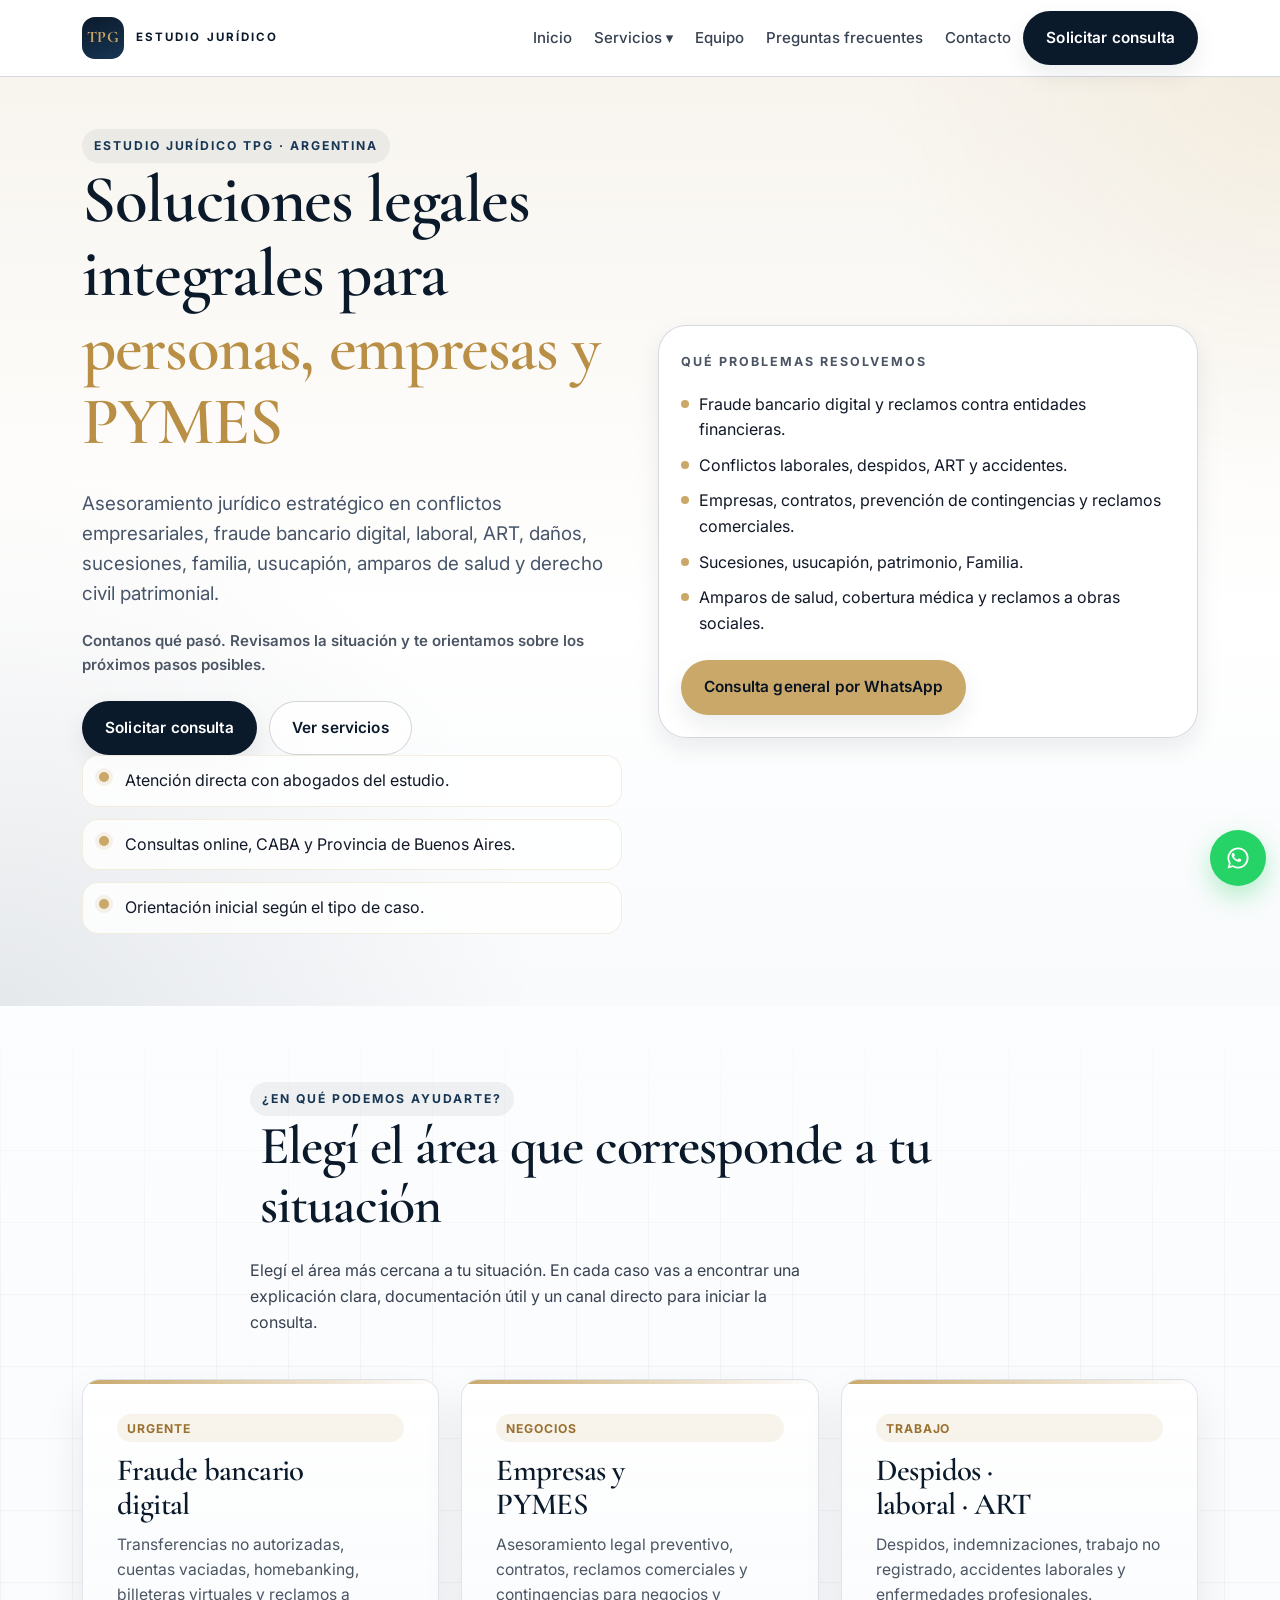
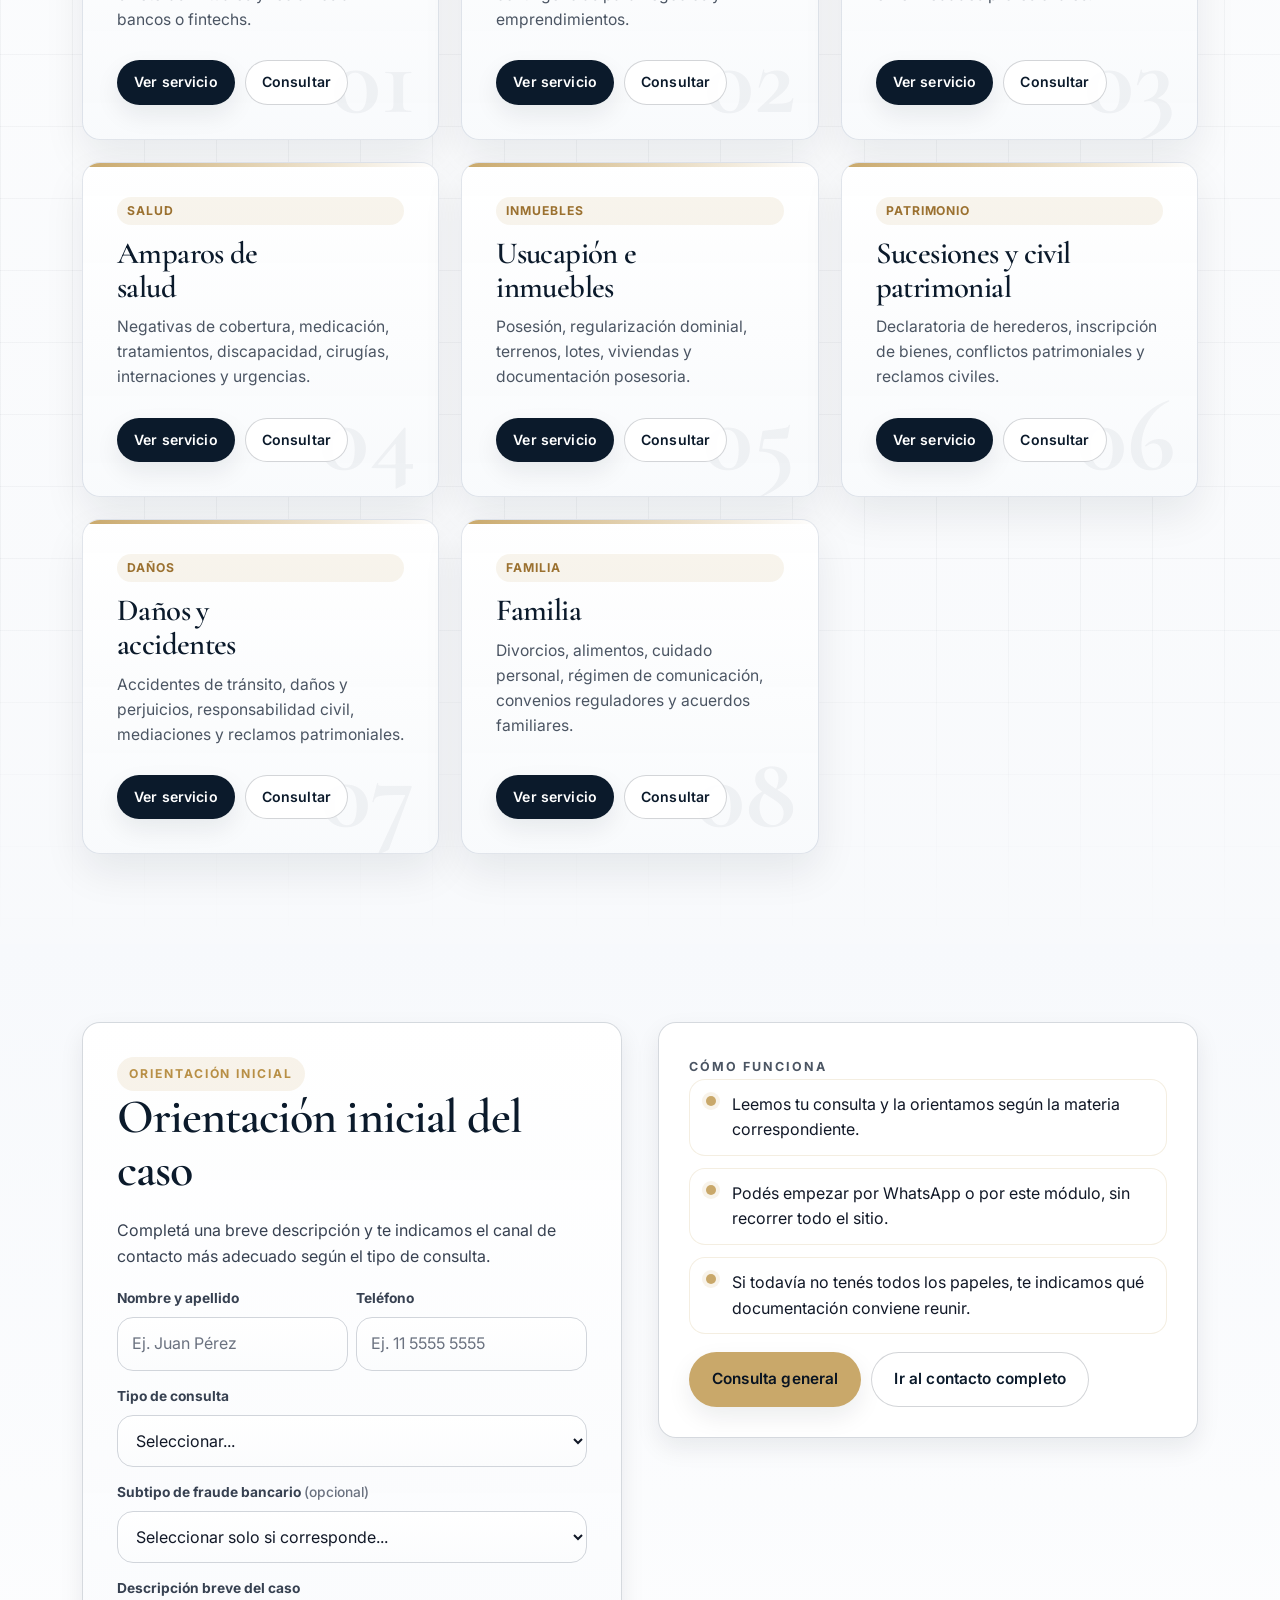
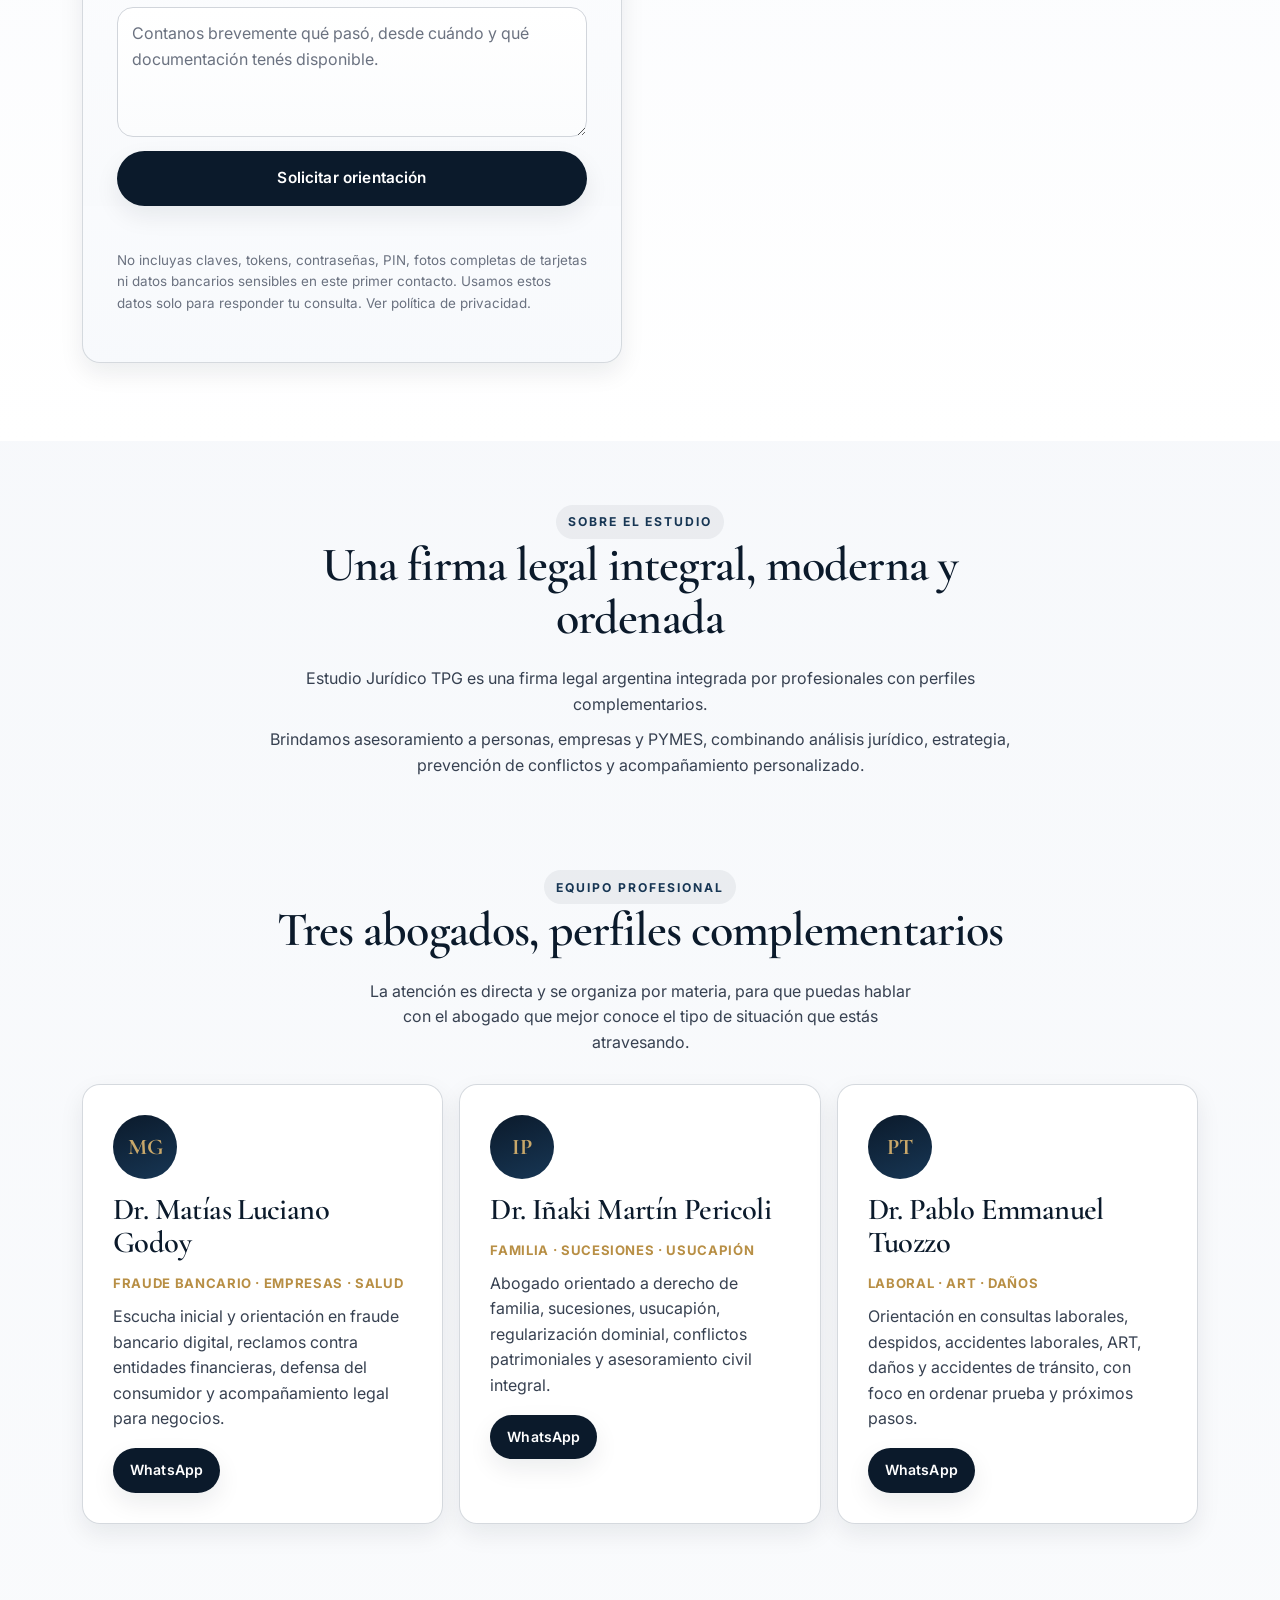
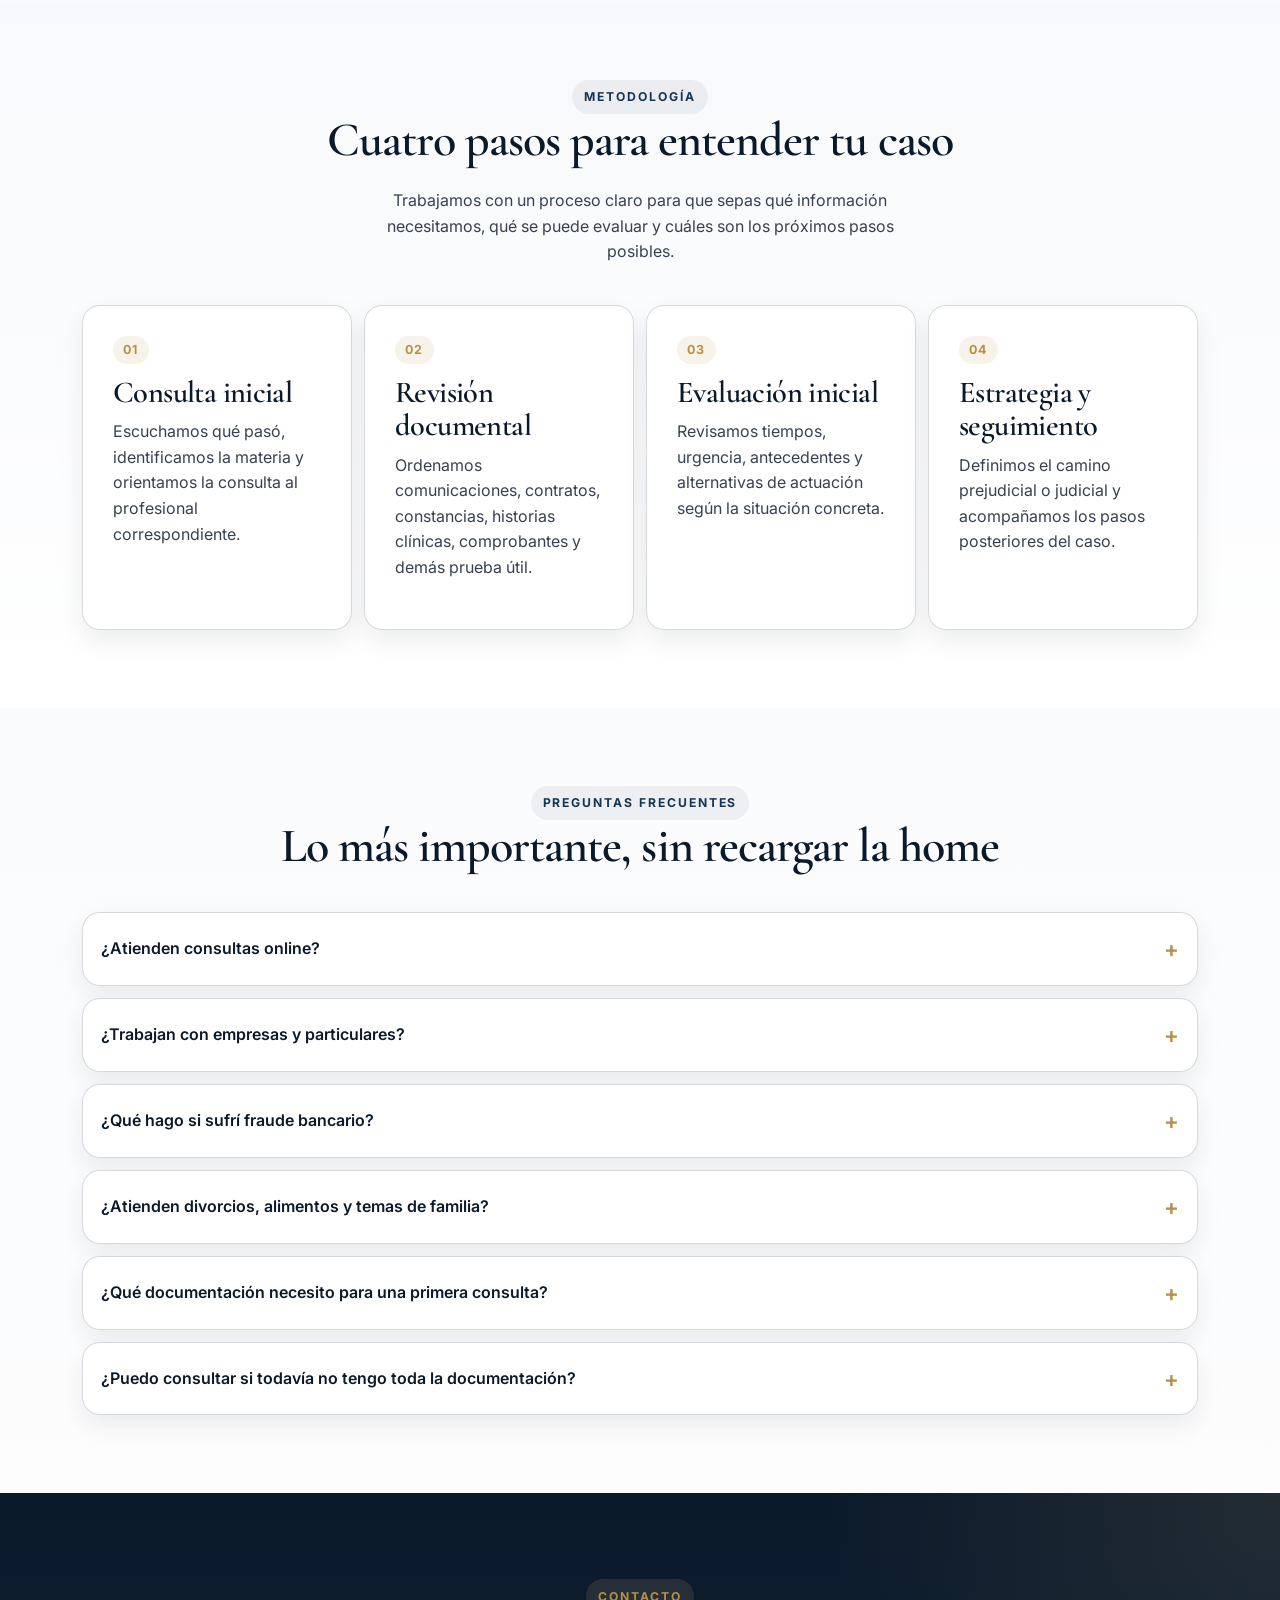
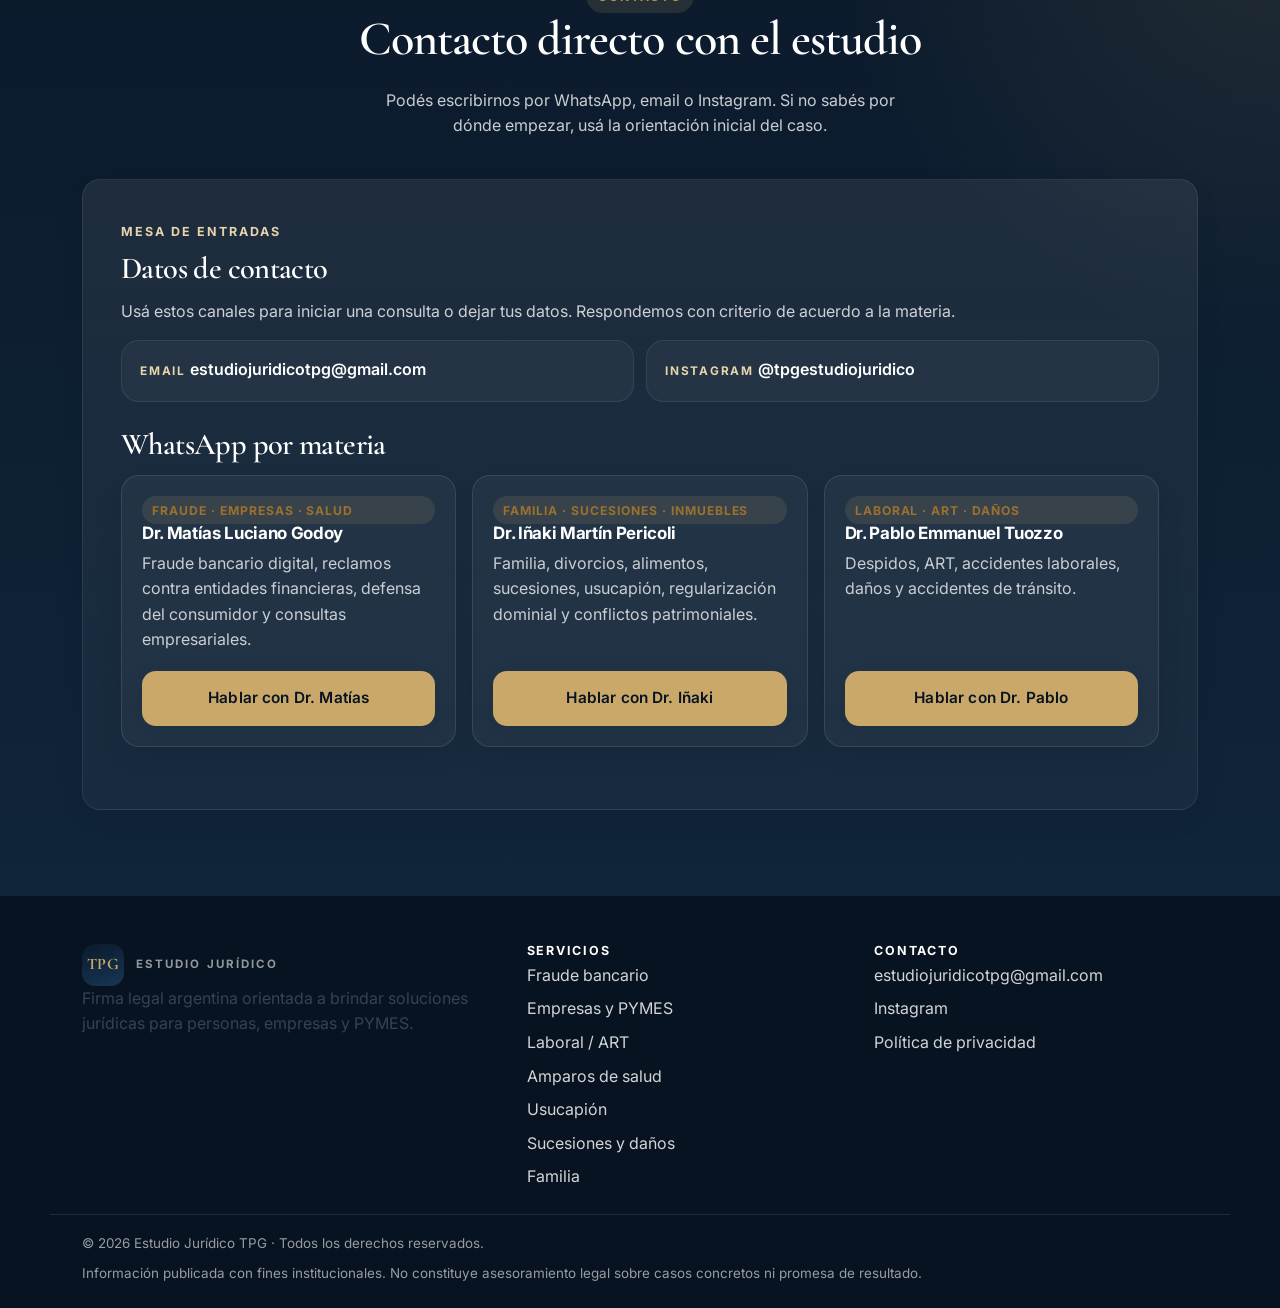
<file: index.html>
<!doctype html>
<html lang="es-AR">
<head>
  <meta charset="utf-8" />
  <meta name="viewport" content="width=device-width, initial-scale=1, viewport-fit=cover" />
  <meta name="theme-color" content="#0b1a2b" />

  <title>Estudio Jurídico TPG | Soluciones legales para personas, empresas y PYMES</title>
  <meta name="description" content="Asesoramiento jurídico estratégico para empresas, fraude bancario digital, laboral, ART, salud, usucapión, sucesiones, daños y conflictos patrimoniales. Consultas por WhatsApp y formulario." />
  <link rel="canonical" href="https://www.estudiojuridicotpg.com.ar/" />

  <meta property="og:type" content="website" />
  <meta property="og:title" content="Estudio Jurídico TPG | Soluciones legales para personas, empresas y PYMES" />
  <meta property="og:description" content="Asesoramiento jurídico estratégico en fraude bancario, conflictos laborales, daños, salud, usucapión, sucesiones y acompañamiento legal para negocios." />
  <meta property="og:url" content="https://www.estudiojuridicotpg.com.ar/" />
  <meta property="og:site_name" content="Estudio Jurídico TPG" />
  <meta property="og:locale" content="es_AR" />
  <meta property="og:image" content="https://www.estudiojuridicotpg.com.ar/og-image.png" />
  <meta property="og:image:alt" content="Estudio Jurídico TPG, soluciones legales para personas, empresas y PYMES." />

  <meta name="twitter:card" content="summary_large_image" />
  <meta name="twitter:title" content="Estudio Jurídico TPG" />
  <meta name="twitter:description" content="Soluciones legales para personas, empresas y PYMES con atención clara y estratégica." />
  <meta name="twitter:image" content="https://www.estudiojuridicotpg.com.ar/og-image.png" />

  <link rel="icon" href="data:image/svg+xml,%3Csvg xmlns='http://www.w3.org/2000/svg' viewBox='0 0 64 64'%3E%3Crect width='64' height='64' rx='12' fill='%230b1a2b'/%3E%3Ctext x='50%25' y='54%25' text-anchor='middle' font-family='Georgia,serif' font-weight='700' font-size='28' fill='%23c9a86a'%3ETPG%3C/text%3E%3C/svg%3E" />

  <link rel="preconnect" href="https://fonts.googleapis.com" />
  <link rel="preconnect" href="https://fonts.gstatic.com" crossorigin />
  <link href="https://fonts.googleapis.com/css2?family=Cormorant+Garamond:wght@500;600;700&family=Inter:wght@400;500;600;700&display=swap" rel="stylesheet" />
  <link rel="stylesheet" href="styles.css" />

  <script type="application/ld+json">
  {
    "@context": "https://schema.org",
    "@type": "LegalService",
    "name": "Estudio Jurídico TPG",
    "url": "https://www.estudiojuridicotpg.com.ar/",
    "description": "Asesoramiento jurídico estratégico para personas, empresas y PYMES en fraude bancario digital, laboral, daños, salud, sucesiones, usucapión y conflictos patrimoniales.",
    "email": "estudiojuridicotpg@gmail.com",
    "telephone": "+5491155857623",
    "image": "https://www.estudiojuridicotpg.com.ar/og-image.png",
    "areaServed": [
      { "@type": "AdministrativeArea", "name": "Ciudad Autónoma de Buenos Aires" },
      { "@type": "AdministrativeArea", "name": "Provincia de Buenos Aires" }
    ],
    "sameAs": [
      "https://www.instagram.com/tpgestudiojuridico/",
      "https://www.instagram.com/dr.matiasgodoy/",
      "https://www.instagram.com/lexjuris.asociados/"
    ],
    "knowsAbout": [
      "Asesoramiento legal a empresas y PYMES",
      "Fraude bancario digital",
      "Laboral y ART",
      "Daños y perjuicios",
      "Accidentes de tránsito",
      "Sucesiones",
      "Usucapión",
      "Regularización dominial",
      "Amparos de salud",
      "Derecho civil patrimonial",
      "Derecho de familia",
      "Divorcios",
      "Régimen de alimentos"
    ],
    "employee": [
      {
        "@type": "Person",
        "name": "Matías Luciano Godoy",
        "jobTitle": "Abogado",
        "telephone": "+5491155857623"
      },
      {
        "@type": "Person",
        "name": "Iñaki Martín Pericoli",
        "jobTitle": "Abogado",
        "telephone": "+5491160231009"
      },
      {
        "@type": "Person",
        "name": "Pablo Emmanuel Tuozzo",
        "jobTitle": "Abogado",
        "telephone": "+5491154825455"
      }
    ]
  }
  </script>

  <script type="application/ld+json">
  {
    "@context": "https://schema.org",
    "@type": "FAQPage",
    "mainEntity": [
      {
        "@type": "Question",
        "name": "¿Atienden consultas online?",
        "acceptedAnswer": {
          "@type": "Answer",
          "text": "Sí. El estudio atiende consultas online para evaluar la situación, ordenar la documentación inicial y definir los pasos siguientes según cada caso."
        }
      },
      {
        "@type": "Question",
        "name": "¿Trabajan con empresas y particulares?",
        "acceptedAnswer": {
          "@type": "Answer",
          "text": "Sí. Estudio Jurídico TPG acompaña a empresas, PYMES, emprendedores y particulares en conflictos patrimoniales, bancarios, laborales, de salud y civiles."
        }
      },
      {
        "@type": "Question",
        "name": "¿Puedo consultar si me vaciaron la cuenta o tuve transferencias no autorizadas?",
        "acceptedAnswer": {
          "@type": "Answer",
          "text": "Sí. En casos de fraude bancario digital conviene actuar con rapidez, preservar evidencia y revisar la estrategia de reclamo según la entidad interviniente."
        }
      },
      {
        "@type": "Question",
        "name": "¿Qué documentación conviene reunir para una primera consulta?",
        "acceptedAnswer": {
          "@type": "Answer",
          "text": "Depende de la materia. En general conviene reunir constancias, comunicaciones, recibos, contratos, historias clínicas, resúmenes bancarios, fotos, presupuestos y cualquier prueba útil para reconstruir los hechos."
        }
      },
      {
        "@type": "Question",
        "name": "¿Atienden temas de familia, divorcios y alimentos?",
        "acceptedAnswer": {
          "@type": "Answer",
          "text": "Sí. El estudio interviene en divorcios, régimen de alimentos, cuidado personal, régimen de comunicación y conflictos patrimoniales vinculados a relaciones familiares."
        }
      },
      {
        "@type": "Question",
        "name": "¿Cómo se inicia una consulta?",
        "acceptedAnswer": {
          "@type": "Answer",
          "text": "Podés escribir por WhatsApp o completar la orientación inicial del caso. El estudio deriva cada consulta al profesional que mejor se ajusta a la materia."
        }
      }
    ]
  }
  </script>
</head>
<body>
  <a class="skip-link" href="#main">Saltar al contenido</a>

  <header class="site-header" id="top">
    <div class="container header__inner">
      <a href="/" class="brand" aria-label="Estudio Jurídico TPG - Inicio">
        <span class="brand__mark" aria-hidden="true">TPG</span>
        <span class="brand__text">
          <strong>Estudio Jurídico</strong>
        </span>
      </a>

      <nav class="nav" aria-label="Navegación principal">
        <ul class="nav__list">
          <li><a href="/">Inicio</a></li>
          <li class="has-dropdown">
            <a href="#servicios" aria-haspopup="true">Servicios <span aria-hidden="true">▾</span></a>
            <ul class="dropdown" role="menu">
              <li><a href="/fraude-bancario" role="menuitem">Fraude bancario</a></li>
              <li><a href="/empresas" role="menuitem">Empresas y PYMES</a></li>
              <li><a href="/laboral-art" role="menuitem">Laboral / ART</a></li>
              <li><a href="/amparos-salud" role="menuitem">Amparos de salud</a></li>
              <li><a href="/usucapion" role="menuitem">Usucapión</a></li>
              <li><a href="/sucesiones-danos" role="menuitem">Sucesiones y daños</a></li>
              <li><a href="/familia" role="menuitem">Familia</a></li>
            </ul>
          </li>
          <li><a href="#equipo">Equipo</a></li>
          <li><a href="#faq">Preguntas frecuentes</a></li>
          <li><a href="#contacto">Contacto</a></li>
        </ul>
      </nav>

      <a class="btn btn--primary header__cta" href="#consulta-rapida">Solicitar consulta</a>

      <button class="nav__toggle" id="navToggle" aria-controls="mobileNav" aria-expanded="false" aria-label="Abrir menú">
        <span></span><span></span><span></span>
      </button>
    </div>

    <button class="mobile-nav__backdrop" id="mobileNavBackdrop" hidden tabindex="-1" aria-hidden="true"></button>

    <div class="mobile-nav" id="mobileNav" hidden role="dialog" aria-modal="true" aria-label="Menú principal móvil">
      <div class="mobile-nav__head">
        <p class="mobile-nav__eyebrow">Navegación</p>
        <button class="mobile-nav__close" id="mobileNavClose" type="button" aria-label="Cerrar menú">
          <span aria-hidden="true">×</span>
        </button>
      </div>
      <ul class="mobile-nav__list">
        <li><a href="/">Inicio</a></li>
        <li><a href="#servicios">Servicios</a></li>
        <li><a href="/fraude-bancario">Fraude bancario</a></li>
        <li><a href="/empresas">Empresas</a></li>
        <li><a href="/laboral-art">Laboral / ART</a></li>
        <li><a href="/amparos-salud">Salud</a></li>
        <li><a href="#equipo">Equipo</a></li>
        <li><a href="#faq">Preguntas frecuentes</a></li>
        <li><a href="#contacto">Contacto</a></li>
      </ul>
      <div class="mobile-nav__actions">
        <a class="btn btn--primary btn--block" href="#consulta-rapida">Solicitar consulta</a>
        <a class="btn btn--ghost btn--block" href="https://wa.me/5491155857623?text=Hola%2C%20quiero%20hacer%20una%20consulta%20general%20con%20Estudio%20Jur%C3%ADdico%20TPG." target="_blank" rel="noopener">WhatsApp general</a>
      </div>
    </div>
  </header>

  <main id="main">
    <section class="hero" aria-labelledby="hero-title">
      <div class="hero__bg" aria-hidden="true"></div>
      <div class="container hero__grid">
        <div class="hero__content reveal">
          <span class="eyebrow">Estudio Jurídico TPG · Argentina</span>
          <h1 id="hero-title" class="display">Soluciones legales integrales para <span class="accent">personas, empresas y PYMES</span></h1>
          <p class="lead">Asesoramiento jurídico estratégico en conflictos empresariales, fraude bancario digital, laboral, ART, daños, sucesiones, familia, usucapión, amparos de salud y derecho civil patrimonial.</p>
          <p class="hero__context">Contanos qué pasó. Revisamos la situación y te orientamos sobre los próximos pasos posibles.</p>
          <div class="hero__cta">
            <a class="btn btn--primary" href="#consulta-rapida">Solicitar consulta</a>
            <a class="btn btn--ghost" href="#servicios">Ver servicios</a>
          </div>
          <ul class="hero__points" aria-label="Puntos de valor del estudio">
            <li>Atención directa con abogados del estudio.</li>
            <li>Consultas online, CABA y Provincia de Buenos Aires.</li>
            <li>Orientación inicial según el tipo de caso.</li>
          </ul>
        </div>

        <aside class="hero__card reveal" aria-label="Áreas principales del estudio">
          <span class="card__title">Qué problemas resolvemos</span>
          <ul class="card__list">
            <li><span class="dot"></span> Fraude bancario digital y reclamos contra entidades financieras.</li>
            <li><span class="dot"></span> Conflictos laborales, despidos, ART y accidentes.</li>
            <li><span class="dot"></span> Empresas, contratos, prevención de contingencias y reclamos comerciales.</li>
            <li><span class="dot"></span> Sucesiones, usucapión, patrimonio, Familia.</li>
            <li><span class="dot"></span> Amparos de salud, cobertura médica y reclamos a obras sociales.</li>
          </ul>
          <div class="hero__cta">
            <a class="btn btn--gold btn--block" href="https://wa.me/5491155857623?text=Hola%2C%20quiero%20hacer%20una%20consulta%20general%20con%20Estudio%20Jur%C3%ADdico%20TPG." target="_blank" rel="noopener">Consulta general por WhatsApp</a>
          </div>
        </aside>
      </div>
    </section>

    <section id="servicios" class="section" aria-labelledby="segment-title">
      <div class="container">
        <header class="section__header reveal">
          <span class="eyebrow">¿En qué podemos ayudarte?</span>
          <h2 id="segment-title">Elegí el área que corresponde a tu situación</h2>
          <p>Elegí el área más cercana a tu situación. En cada caso vas a encontrar una explicación clara, documentación útil y un canal directo para iniciar la consulta.</p>
        </header>

        <div class="segment-grid">
          <article class="segment-card reveal">
            <span class="service-card__meta">Urgente</span>
            <h3>Fraude bancario digital</h3>
            <p>Transferencias no autorizadas, cuentas vaciadas, homebanking, billeteras virtuales y reclamos a bancos o fintechs.</p>
            <div class="segment-card__actions">
              <a class="btn btn--primary btn--sm" href="/fraude-bancario">Ver servicio</a>
              <a class="btn btn--ghost btn--sm" href="https://wa.me/5491155857623?text=Hola%2C%20quiero%20hacer%20una%20consulta%20por%20fraude%20bancario%20digital%20con%20Estudio%20Jur%C3%ADdico%20TPG." target="_blank" rel="noopener">Consultar</a>
            </div>
          </article>

          <article class="segment-card reveal">
            <span class="service-card__meta">Negocios</span>
            <h3>Empresas y PYMES</h3>
            <p>Asesoramiento legal preventivo, contratos, reclamos comerciales y contingencias para negocios y emprendimientos.</p>
            <div class="segment-card__actions">
              <a class="btn btn--primary btn--sm" href="/empresas">Ver servicio</a>
              <a class="btn btn--ghost btn--sm" href="https://wa.me/5491155857623?text=Hola%2C%20quiero%20hacer%20una%20consulta%20por%20asesoramiento%20legal%20para%20empresa%20o%20PYME." target="_blank" rel="noopener">Consultar</a>
            </div>
          </article>

          <article class="segment-card reveal">
            <span class="service-card__meta">Trabajo</span>
            <h3>Despidos · laboral · ART</h3>
            <p>Despidos, indemnizaciones, trabajo no registrado, accidentes laborales y enfermedades profesionales.</p>
            <div class="segment-card__actions">
              <a class="btn btn--primary btn--sm" href="/laboral-art">Ver servicio</a>
              <a class="btn btn--ghost btn--sm" href="https://wa.me/5491154825455?text=Hola%2C%20quiero%20hacer%20una%20consulta%20por%20laboral%2C%20despido%20o%20ART%20con%20Estudio%20Jur%C3%ADdico%20TPG." target="_blank" rel="noopener">Consultar</a>
            </div>
          </article>

          <article class="segment-card reveal">
            <span class="service-card__meta">Salud</span>
            <h3>Amparos de salud</h3>
            <p>Negativas de cobertura, medicación, tratamientos, discapacidad, cirugías, internaciones y urgencias.</p>
            <div class="segment-card__actions">
              <a class="btn btn--primary btn--sm" href="/amparos-salud">Ver servicio</a>
              <a class="btn btn--ghost btn--sm" href="https://wa.me/5491155857623?text=Hola%2C%20quiero%20hacer%20una%20consulta%20por%20amparo%20de%20salud%20con%20Estudio%20Jur%C3%ADdico%20TPG." target="_blank" rel="noopener">Consultar</a>
            </div>
          </article>

          <article class="segment-card reveal">
            <span class="service-card__meta">Inmuebles</span>
            <h3>Usucapión e inmuebles</h3>
            <p>Posesión, regularización dominial, terrenos, lotes, viviendas y documentación posesoria.</p>
            <div class="segment-card__actions">
              <a class="btn btn--primary btn--sm" href="/usucapion">Ver servicio</a>
              <a class="btn btn--ghost btn--sm" href="https://wa.me/5491160231009?text=Hola%2C%20quiero%20hacer%20una%20consulta%20por%20usucapi%C3%B3n%20o%20inmuebles%20con%20Estudio%20Jur%C3%ADdico%20TPG." target="_blank" rel="noopener">Consultar</a>
            </div>
          </article>

          <article class="segment-card reveal">
            <span class="service-card__meta">Patrimonio</span>
            <h3>Sucesiones y civil patrimonial</h3>
            <p>Declaratoria de herederos, inscripción de bienes, conflictos patrimoniales y reclamos civiles.</p>
            <div class="segment-card__actions">
              <a class="btn btn--primary btn--sm" href="/sucesiones-danos">Ver servicio</a>
              <a class="btn btn--ghost btn--sm" href="https://wa.me/5491160231009?text=Hola%2C%20quiero%20hacer%20una%20consulta%20por%20sucesiones%20o%20tema%20patrimonial%20con%20Estudio%20Jur%C3%ADdico%20TPG." target="_blank" rel="noopener">Consultar</a>
            </div>
          </article>

          <article class="segment-card reveal">
            <span class="service-card__meta">Daños</span>
            <h3>Daños y accidentes</h3>
            <p>Accidentes de tránsito, daños y perjuicios, responsabilidad civil, mediaciones y reclamos patrimoniales.</p>
            <div class="segment-card__actions">
              <a class="btn btn--primary btn--sm" href="/sucesiones-danos">Ver servicio</a>
              <a class="btn btn--ghost btn--sm" href="https://wa.me/5491154825455?text=Hola%2C%20quiero%20hacer%20una%20consulta%20por%20da%C3%B1os%20o%20accidente%20con%20Estudio%20Jur%C3%ADdico%20TPG." target="_blank" rel="noopener">Consultar</a>
            </div>
          </article>

          <article class="segment-card reveal">
            <span class="service-card__meta">Familia</span>
            <h3>Familia</h3>
            <p>Divorcios, alimentos, cuidado personal, régimen de comunicación, convenios reguladores y acuerdos familiares.</p>
            <div class="segment-card__actions">
              <a class="btn btn--primary btn--sm" href="/familia">Ver servicio</a>
              <a class="btn btn--ghost btn--sm" href="https://wa.me/5491160231009?text=Hola%20I%C3%B1aki%2C%20quiero%20hacer%20una%20consulta%20por%20un%20tema%20de%20familia%20con%20Estudio%20Jur%C3%ADdico%20TPG." target="_blank" rel="noopener">Consultar</a>
            </div>
          </article>
        </div>
      </div>
    </section>

    <section id="consulta-rapida" class="section section--alt" aria-labelledby="quick-form-title">
      <div class="container split">
        <div class="quick-form reveal">
          <div class="quick-form__header">
            <span class="eyebrow eyebrow--gold">Orientación inicial</span>
            <h2 id="quick-form-title">Orientación inicial del caso</h2>
            <p>Completá una breve descripción y te indicamos el canal de contacto más adecuado según el tipo de consulta.</p>
          </div>

          <form class="js-contact-form" data-origin="Web estudiojuridicotpg.com.ar · orientación inicial" data-require-message="true" aria-label="Orientación inicial del caso">
            <input type="hidden" name="origen" value="Web estudiojuridicotpg.com.ar · orientación inicial" />
            <div class="field-row">
              <div class="field">
                <label for="q-nombre">Nombre y apellido</label>
                <input id="q-nombre" name="nombre" type="text" autocomplete="name" placeholder="Ej. Juan Pérez" required />
              </div>
              <div class="field">
                <label for="q-tel">Teléfono</label>
                <input id="q-tel" name="telefono" type="tel" autocomplete="tel" inputmode="tel" placeholder="Ej. 11 5555 5555" required />
              </div>
            </div>
            <div class="field">
              <label for="q-tipo">Tipo de consulta</label>
              <select id="q-tipo" name="tipo" required>
                <option value="">Seleccionar...</option>
                <option>Fraude bancario</option>
                <option>Empresas / PYMES</option>
                <option>Despidos / laboral / ART</option>
                <option>Amparos de salud</option>
                <option>Usucapión / inmuebles</option>
                <option>Sucesiones / civil patrimonial</option>
                <option>Daños / accidentes</option>
                <option>Familia / divorcio / alimentos</option>
                <option>Otro</option>
              </select>
            </div>
            <div class="field">
              <label for="q-subtipo">Subtipo de fraude bancario <span class="optional">(opcional)</span></label>
              <select id="q-subtipo" name="subtipo">
                <option value="">Seleccionar solo si corresponde...</option>
                <option>Transferencia no autorizada</option>
                <option>Crédito/préstamo no solicitado</option>
                <option>Compra desconocida</option>
                <option>Cuenta vaciada</option>
                <option>Billetera virtual / fintech</option>
                <option>Reclamo bancario rechazado</option>
                <option>Adulto mayor afectado</option>
                <option>Otro fraude financiero</option>
              </select>
            </div>
            <div class="field">
              <label for="q-msg">Descripción breve del caso</label>
              <textarea id="q-msg" name="mensaje" rows="4" placeholder="Contanos brevemente qué pasó, desde cuándo y qué documentación tenés disponible." required></textarea>
            </div>
            <button class="btn btn--primary btn--block" type="submit">Solicitar orientación</button>
            <p class="form-status" role="status" aria-live="polite"></p>
            <p class="form-note">No incluyas claves, tokens, contraseñas, PIN, fotos completas de tarjetas ni datos bancarios sensibles en este primer contacto. Usamos estos datos solo para responder tu consulta. Ver <a href="/privacidad">política de privacidad</a>.</p>
          </form>
        </div>

        <aside class="page-hero__card reveal">
          <span class="card__title">Cómo funciona</span>
          <ul class="list-check">
            <li>Leemos tu consulta y la orientamos según la materia correspondiente.</li>
            <li>Podés empezar por WhatsApp o por este módulo, sin recorrer todo el sitio.</li>
            <li>Si todavía no tenés todos los papeles, te indicamos qué documentación conviene reunir.</li>
          </ul>
          <div class="page-cta__actions">
            <a class="btn btn--gold" href="https://wa.me/5491155857623?text=Hola%2C%20quiero%20hacer%20una%20consulta%20general%20con%20Estudio%20Jur%C3%ADdico%20TPG." target="_blank" rel="noopener">Consulta general</a>
            <a class="btn btn--ghost" href="#contacto">Ir al contacto completo</a>
          </div>
        </aside>
      </div>
    </section>

    <section id="estudio" class="section" aria-labelledby="estudio-title">
      <div class="container">
        <header class="section__header reveal">
          <span class="eyebrow">Sobre el estudio</span>
          <h2 id="estudio-title">Una firma legal integral, moderna y ordenada</h2>
        </header>
        <div class="about-compact reveal">
          <p>Estudio Jurídico TPG es una firma legal argentina integrada por profesionales con perfiles complementarios.</p>
          <p>Brindamos asesoramiento a personas, empresas y PYMES, combinando análisis jurídico, estrategia, prevención de conflictos y acompañamiento personalizado.</p>
        </div>
      </div>
    </section>

    <section class="section section--alt" aria-labelledby="home-services-title" hidden>
      <div class="container">
        <header class="section__header reveal">
          <span class="eyebrow">Servicios resumidos</span>
          <h2 id="home-services-title">Servicios organizados para orientar tu consulta</h2>
          <p>La información se organiza por materia para que puedas identificar el área adecuada, revisar documentación útil y acceder a un canal directo.</p>
        </header>

        <div class="services-grid">
          <article class="service-card reveal">
            <span class="service-card__meta">Negocios</span>
            <h3>Asesoramiento para empresas y PYMES</h3>
            <p>Contratos, prevención de conflictos, defensa del consumidor, reclamos comerciales y acompañamiento legal externo.</p>
            <div class="service-card__actions">
              <a class="btn btn--primary btn--sm" href="/empresas">Ver página</a>
            </div>
          </article>

          <article class="service-card reveal">
            <span class="service-card__meta">Urgencias</span>
            <h3>Fraude bancario, salud y laboral</h3>
            <p>Materias donde el tiempo y la prueba importan desde el primer momento y conviene activar rápido la consulta.</p>
            <div class="service-card__actions">
              <a class="btn btn--primary btn--sm" href="/fraude-bancario">Fraude bancario</a>
              <a class="btn btn--ghost btn--sm" href="/amparos-salud">Salud</a>
            </div>
          </article>

          <article class="service-card reveal">
            <span class="service-card__meta">Patrimonio</span>
            <h3>Sucesiones, inmuebles y familia</h3>
            <p>Consultas patrimoniales y familiares que requieren ordenar documentación, tiempos y estrategia antes de avanzar.</p>
            <div class="service-card__actions">
              <a class="btn btn--primary btn--sm" href="/sucesiones-danos">Sucesiones y daños</a>
              <a class="btn btn--ghost btn--sm" href="/familia">Familia</a>
            </div>
          </article>
        </div>
      </div>
    </section>

    <section id="equipo" class="section" aria-labelledby="equipo-title">
      <div class="container">
        <header class="section__header reveal">
          <span class="eyebrow">Equipo profesional</span>
          <h2 id="equipo-title">Tres abogados, perfiles complementarios</h2>
          <p>La atención es directa y se organiza por materia, para que puedas hablar con el abogado que mejor conoce el tipo de situación que estás atravesando.</p>
        </header>

        <div class="team">
          <article class="team__card reveal">
            <div class="team__avatar" aria-hidden="true">MG</div>
            <h3>Dr. Matías Luciano Godoy</h3>
            <p class="team__role">Fraude bancario · Empresas · Salud</p>
            <p>Escucha inicial y orientación en fraude bancario digital, reclamos contra entidades financieras, defensa del consumidor y acompañamiento legal para negocios.</p>
            <div class="team__links">
              <a class="btn btn--primary btn--sm" href="https://wa.me/5491155857623?text=Hola%20Dr.%20Mat%C3%ADas%2C%20quiero%20hacer%20una%20consulta%20legal%20con%20Estudio%20Jur%C3%ADdico%20TPG." target="_blank" rel="noopener">WhatsApp</a>
            </div>
          </article>

          <article class="team__card reveal">
            <div class="team__avatar" aria-hidden="true">IP</div>
            <h3>Dr. Iñaki Martín Pericoli</h3>
            <p class="team__role">Familia · Sucesiones · Usucapión</p>
            <p>Abogado orientado a derecho de familia, sucesiones, usucapión, regularización dominial, conflictos patrimoniales y asesoramiento civil integral.</p>
            <div class="team__links">
              <a class="btn btn--primary btn--sm" href="https://wa.me/5491160231009?text=Hola%20Dr.%20I%C3%B1aki%2C%20quiero%20hacer%20una%20consulta%20legal%20con%20Estudio%20Jur%C3%ADdico%20TPG." target="_blank" rel="noopener">WhatsApp</a>
            </div>
          </article>

          <article class="team__card reveal">
            <div class="team__avatar" aria-hidden="true">PT</div>
            <h3>Dr. Pablo Emmanuel Tuozzo</h3>
            <p class="team__role">Laboral · ART · Daños</p>
            <p>Orientación en consultas laborales, despidos, accidentes laborales, ART, daños y accidentes de tránsito, con foco en ordenar prueba y próximos pasos.</p>
            <div class="team__links">
              <a class="btn btn--primary btn--sm" href="https://wa.me/5491154825455?text=Hola%20Dr.%20Pablo%2C%20quiero%20hacer%20una%20consulta%20legal%20con%20Estudio%20Jur%C3%ADdico%20TPG." target="_blank" rel="noopener">WhatsApp</a>
            </div>
          </article>
        </div>
      </div>
    </section>

    <section class="section section--alt" aria-labelledby="metodo-title">
      <div class="container">
        <header class="section__header reveal">
          <span class="eyebrow">Metodología</span>
          <h2 id="metodo-title">Cuatro pasos para entender tu caso</h2>
          <p>Trabajamos con un proceso claro para que sepas qué información necesitamos, qué se puede evaluar y cuáles son los próximos pasos posibles.</p>
        </header>

        <div class="method-steps">
          <article class="method-card reveal">
            <span class="method-card__num">01</span>
            <h3>Consulta inicial</h3>
            <p>Escuchamos qué pasó, identificamos la materia y orientamos la consulta al profesional correspondiente.</p>
          </article>
          <article class="method-card reveal">
            <span class="method-card__num">02</span>
            <h3>Revisión documental</h3>
            <p>Ordenamos comunicaciones, contratos, constancias, historias clínicas, comprobantes y demás prueba útil.</p>
          </article>
          <article class="method-card reveal">
            <span class="method-card__num">03</span>
            <h3>Evaluación inicial</h3>
            <p>Revisamos tiempos, urgencia, antecedentes y alternativas de actuación según la situación concreta.</p>
          </article>
          <article class="method-card reveal">
            <span class="method-card__num">04</span>
            <h3>Estrategia y seguimiento</h3>
            <p>Definimos el camino prejudicial o judicial y acompañamos los pasos posteriores del caso.</p>
          </article>
        </div>
      </div>
    </section>

    <section id="faq" class="section" aria-labelledby="faq-title">
      <div class="container">
        <header class="section__header reveal">
          <span class="eyebrow">Preguntas frecuentes</span>
          <h2 id="faq-title">Lo más importante, sin recargar la home</h2>
        </header>

        <div class="faq reveal">
          <details>
            <summary>¿Atienden consultas online?</summary>
            <p>Sí. El estudio puede atender consultas online para ordenar la documentación inicial y definir los pasos siguientes según la materia.</p>
          </details>
          <details>
            <summary>¿Trabajan con empresas y particulares?</summary>
            <p>Sí. Se atienden consultas de empresas, PYMES, emprendimientos, comercios y particulares en conflictos patrimoniales, bancarios, laborales, de salud y civiles.</p>
          </details>
          <details>
            <summary>¿Qué hago si sufrí fraude bancario?</summary>
            <p>Conviene preservar evidencia, revisar rápidamente las operaciones y contactar al estudio para ordenar el reclamo según la entidad y el tipo de maniobra.</p>
          </details>
          <details>
            <summary>¿Atienden divorcios, alimentos y temas de familia?</summary>
            <p>Sí. El estudio brinda asesoramiento en asuntos de familia, incluyendo divorcios, alimentos, cuidado personal, régimen de comunicación y convenios reguladores. La primera consulta permite ordenar la situación y evaluar los próximos pasos.</p>
          </details>
          <details>
            <summary>¿Qué documentación necesito para una primera consulta?</summary>
            <p>Depende del caso. En general conviene reunir comunicaciones, contratos, recibos, historias clínicas, resúmenes, fotos o cualquier constancia vinculada con los hechos.</p>
          </details>
          <details>
            <summary>¿Puedo consultar si todavía no tengo toda la documentación?</summary>
            <p>Sí. La primera consulta también sirve para ordenar qué falta reunir y qué conviene preservar antes de avanzar.</p>
          </details>
        </div>
      </div>
    </section>

    <section id="contacto" class="section section--dark" aria-labelledby="contacto-title">
      <div class="container">
        <header class="section__header reveal">
          <span class="eyebrow eyebrow--gold">Contacto</span>
          <h2 id="contacto-title">Contacto directo con el estudio</h2>
          <p>Podés escribirnos por WhatsApp, email o Instagram. Si no sabés por dónde empezar, usá la orientación inicial del caso.</p>
        </header>

        <div class="contact__grid">
          <aside class="contact__info reveal">
            <span class="contact__label">Mesa de entradas</span>
            <h3>Datos de contacto</h3>
            <p class="contact__summary">Usá estos canales para iniciar una consulta o dejar tus datos. Respondemos con criterio de acuerdo a la materia.</p>

            <ul class="contact__list">
              <li>
                <span class="lbl">Email</span>
                <a href="mailto:estudiojuridicotpg@gmail.com">estudiojuridicotpg@gmail.com</a>
              </li>
              <li>
                <span class="lbl">Instagram</span>
                <a href="https://www.instagram.com/tpgestudiojuridico/" target="_blank" rel="noopener">@tpgestudiojuridico</a>
              </li>
            </ul>

            <h3>WhatsApp por materia</h3>
            <div class="doctor-grid">
              <article class="doctor-card">
                <span class="service-card__meta">Fraude · empresas · salud</span>
                <h4>Dr. Matías Luciano Godoy</h4>
                <p>Fraude bancario digital, reclamos contra entidades financieras, defensa del consumidor y consultas empresariales.</p>
                <a class="btn btn--gold btn--block" href="https://wa.me/5491155857623?text=Hola%20Dr.%20Mat%C3%ADas%2C%20te%20escribo%20desde%20Estudio%20Jur%C3%ADdico%20TPG%20por%20una%20consulta." target="_blank" rel="noopener">Hablar con Dr. Matías</a>
              </article>

              <article class="doctor-card">
                <span class="service-card__meta">Familia · sucesiones · inmuebles</span>
                <h4>Dr. Iñaki Martín Pericoli</h4>
                <p>Familia, divorcios, alimentos, sucesiones, usucapión, regularización dominial y conflictos patrimoniales.</p>
                <a class="btn btn--gold btn--block" href="https://wa.me/5491160231009?text=Hola%20Dr.%20I%C3%B1aki%2C%20te%20escribo%20desde%20Estudio%20Jur%C3%ADdico%20TPG%20por%20una%20consulta." target="_blank" rel="noopener">Hablar con Dr. Iñaki</a>
              </article>

              <article class="doctor-card">
                <span class="service-card__meta">Laboral · ART · daños</span>
                <h4>Dr. Pablo Emmanuel Tuozzo</h4>
                <p>Despidos, ART, accidentes laborales, daños y accidentes de tránsito.</p>
                <a class="btn btn--gold btn--block" href="https://wa.me/5491154825455?text=Hola%20Dr.%20Pablo%2C%20te%20escribo%20desde%20Estudio%20Jur%C3%ADdico%20TPG%20por%20una%20consulta." target="_blank" rel="noopener">Hablar con Dr. Pablo</a>
              </article>
            </div>

          </aside>

          <form class="contact__form reveal js-contact-form" id="contactForm" data-origin="Home · contacto final" data-require-email="true" data-require-message="true" novalidate hidden>
            <span class="contact__label">Consulta completa</span>
            <h3>Formulario de contacto</h3>
            <p class="contact__intro">Completá los datos básicos, el tipo de consulta y una síntesis del caso. Abrimos WhatsApp con el mensaje preparado para que confirmes el envío al estudio.</p>

            <input type="hidden" name="origen" value="Home · contacto final" />

            <div class="field">
              <label for="f-nombre">Nombre y apellido</label>
              <input id="f-nombre" name="nombre" type="text" autocomplete="name" placeholder="Ej. Juan Pérez" required />
            </div>

            <div class="field-row">
              <div class="field">
                <label for="f-tel">Teléfono</label>
                <input id="f-tel" name="telefono" type="tel" autocomplete="tel" inputmode="tel" placeholder="Ej. 11 5555 5555" required />
              </div>
              <div class="field">
                <label for="f-email">Email</label>
                <input id="f-email" name="email" type="email" autocomplete="email" placeholder="nombre@email.com" required />
              </div>
            </div>

            <div class="field">
              <label for="f-tipo">Tipo de consulta</label>
              <select id="f-tipo" name="tipo" required>
                <option value="">Seleccionar...</option>
                <option>Empresas / PYMES</option>
                <option>Fraude bancario</option>
                <option>Despidos / laboral / ART</option>
                <option>Daños / accidentes</option>
                <option>Familia / divorcio / alimentos</option>
                <option>Alimentos</option>
                <option>Sucesiones / civil patrimonial</option>
                <option>Usucapión / inmuebles</option>
                <option>Amparos de salud</option>
                <option>Otro</option>
              </select>
            </div>

            <div class="field">
              <label for="f-msg">Descripción breve</label>
              <textarea id="f-msg" name="mensaje" rows="5" placeholder="Contanos brevemente qué pasó, desde cuándo y qué documentación tenés disponible." required></textarea>
            </div>

            <button class="btn btn--primary btn--block" type="submit">Enviar consulta</button>
            <p class="form-status" role="status" aria-live="polite"></p>
            <p class="form-note">El envío abre WhatsApp con un mensaje precargado. Usamos estos datos solo para responder tu consulta. Ver <a href="/privacidad">política de privacidad</a>. No reemplaza asesoramiento legal hasta tanto exista revisión profesional específica.</p>
          </form>
        </div>
      </div>
    </section>
  </main>

  <footer class="site-footer">
    <div class="container footer__grid">
      <div>
        <div class="brand brand--footer">
          <span class="brand__mark" aria-hidden="true">TPG</span>
          <span class="brand__text">
            <strong>Estudio Jurídico</strong>
          </span>
        </div>
        <p>Firma legal argentina orientada a brindar soluciones jurídicas para personas, empresas y PYMES.</p>
      </div>

      <div>
        <h4>Servicios</h4>
        <ul class="footer__links">
          <li><a href="/fraude-bancario">Fraude bancario</a></li>
          <li><a href="/empresas">Empresas y PYMES</a></li>
          <li><a href="/laboral-art">Laboral / ART</a></li>
          <li><a href="/amparos-salud">Amparos de salud</a></li>
          <li><a href="/usucapion">Usucapión</a></li>
          <li><a href="/sucesiones-danos">Sucesiones y daños</a></li>
          <li><a href="/familia">Familia</a></li>
        </ul>
      </div>

      <div>
        <h4>Contacto</h4>
        <ul class="footer__links">
          <li><a href="mailto:estudiojuridicotpg@gmail.com">estudiojuridicotpg@gmail.com</a></li>
          <li><a href="https://www.instagram.com/tpgestudiojuridico/" target="_blank" rel="noopener">Instagram</a></li>
          <li><a href="/privacidad">Política de privacidad</a></li>
        </ul>
      </div>
    </div>

    <div class="container footer__bottom">
      <span>© <span id="year"></span> Estudio Jurídico TPG · Todos los derechos reservados.</span>
      <span>Información publicada con fines institucionales. No constituye asesoramiento legal sobre casos concretos ni promesa de resultado.</span>
    </div>
  </footer>

  <a class="wa-float" href="https://wa.me/5491155857623?text=Hola%2C%20quiero%20hacer%20una%20consulta%20general%20con%20Estudio%20Jur%C3%ADdico%20TPG." target="_blank" rel="noopener" aria-label="Solicitar consulta por WhatsApp">
    <svg viewBox="0 0 32 32" aria-hidden="true" focusable="false">
      <path fill="currentColor" d="M19.11 17.43c-.27-.13-1.6-.79-1.85-.88-.25-.09-.43-.13-.61.13-.18.27-.7.88-.86 1.06-.16.18-.31.2-.58.07-.27-.13-1.13-.42-2.16-1.34-.8-.71-1.34-1.59-1.5-1.86-.16-.27-.02-.41.12-.55.12-.12.27-.31.41-.47.13-.16.18-.27.27-.45.09-.18.04-.34-.02-.47-.07-.13-.61-1.46-.83-2-.22-.53-.44-.46-.61-.47l-.52-.01c-.18 0-.47.07-.72.34-.25.27-.95.93-.95 2.27 0 1.34.97 2.63 1.11 2.81.13.18 1.91 2.92 4.63 4.09.65.28 1.15.45 1.55.58.65.21 1.24.18 1.71.11.52-.08 1.6-.65 1.83-1.28.23-.63.23-1.17.16-1.28-.07-.11-.25-.18-.52-.31zM16.02 4C9.39 4 4 9.39 4 16.02c0 2.13.56 4.21 1.62 6.04L4 28l6.07-1.59A12 12 0 1 0 16.02 4zm0 21.94c-1.84 0-3.65-.49-5.23-1.42l-.38-.22-3.6.94.96-3.51-.25-.39A9.96 9.96 0 1 1 16.02 25.94z"/>
    </svg>
  </a>

  <script src="script.js"></script>

  <!-- Cloudflare Web Analytics -->
  <script defer src="https://static.cloudflareinsights.com/beacon.min.js" data-cf-beacon='{"token": "365ba94cfb7548d4a62223a97e2963ed"}'></script>
  <!-- End Cloudflare Web Analytics -->
</body>
</html>
</file>
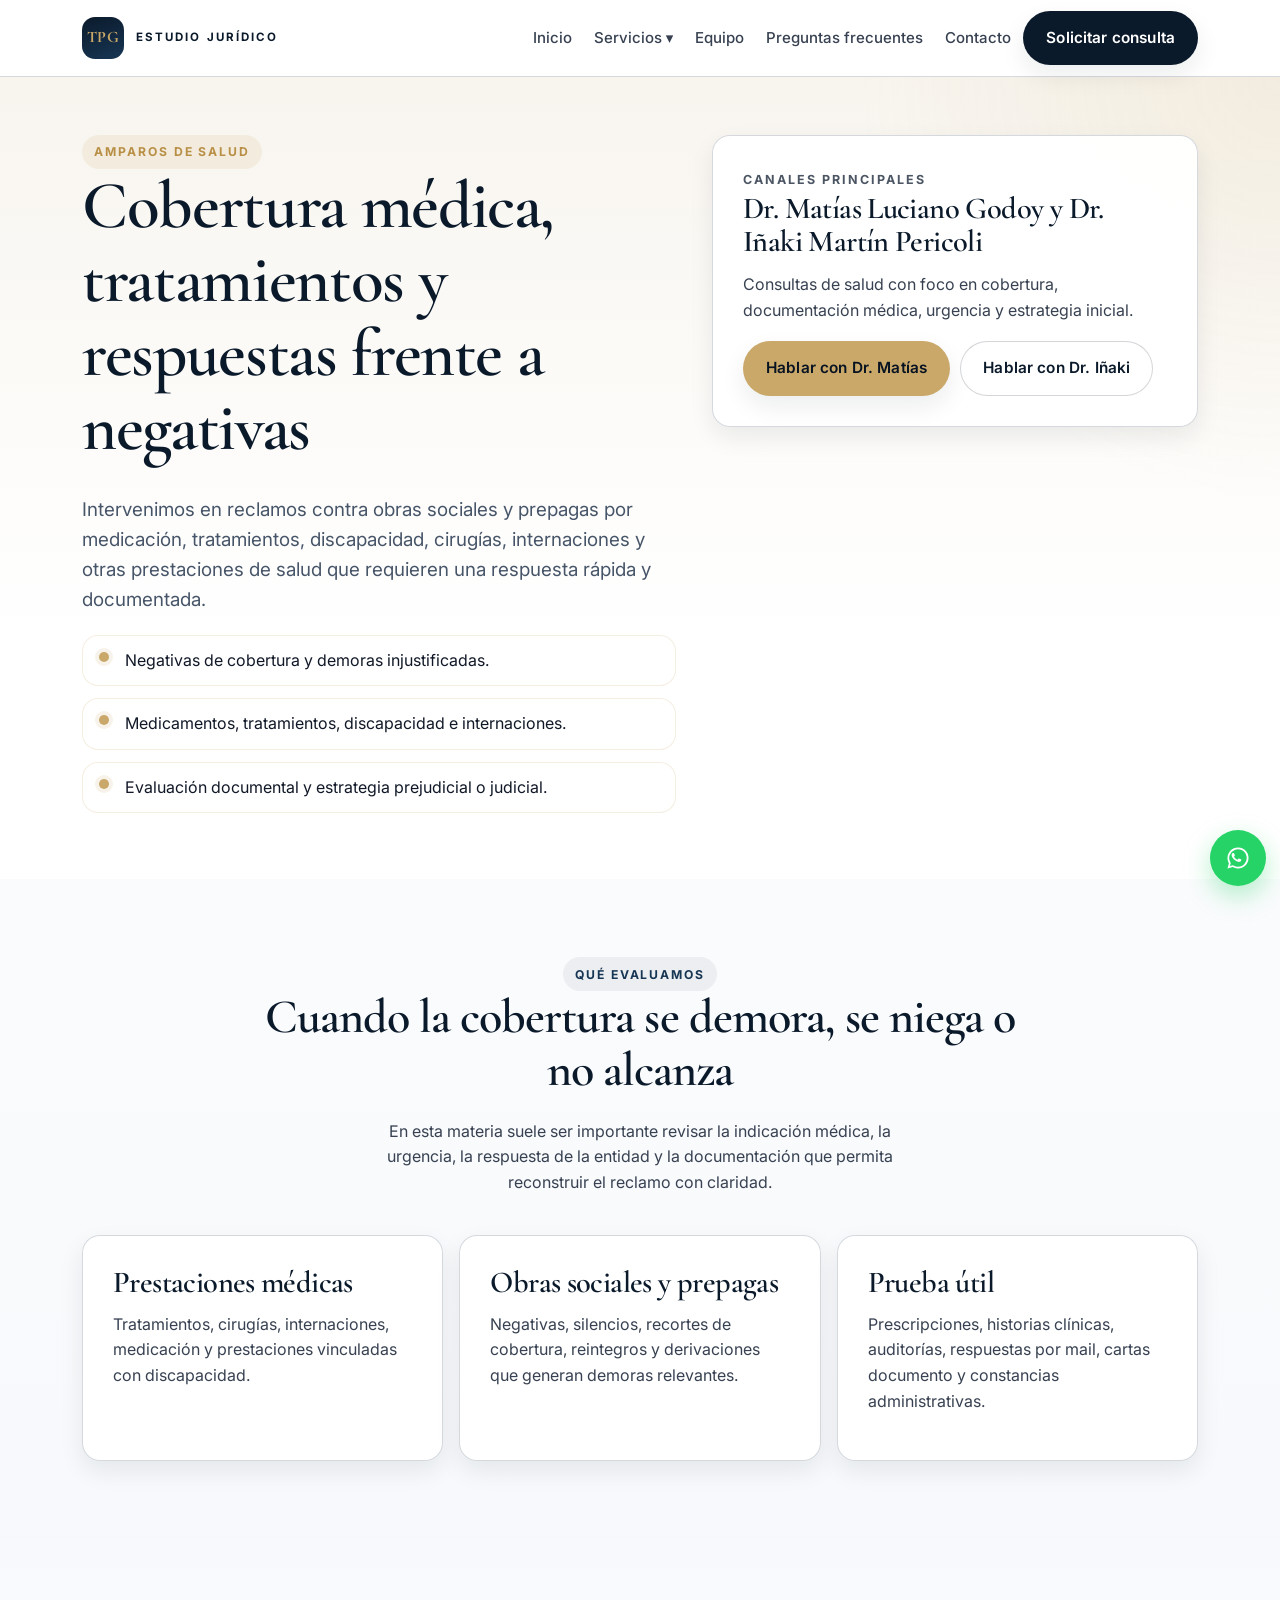
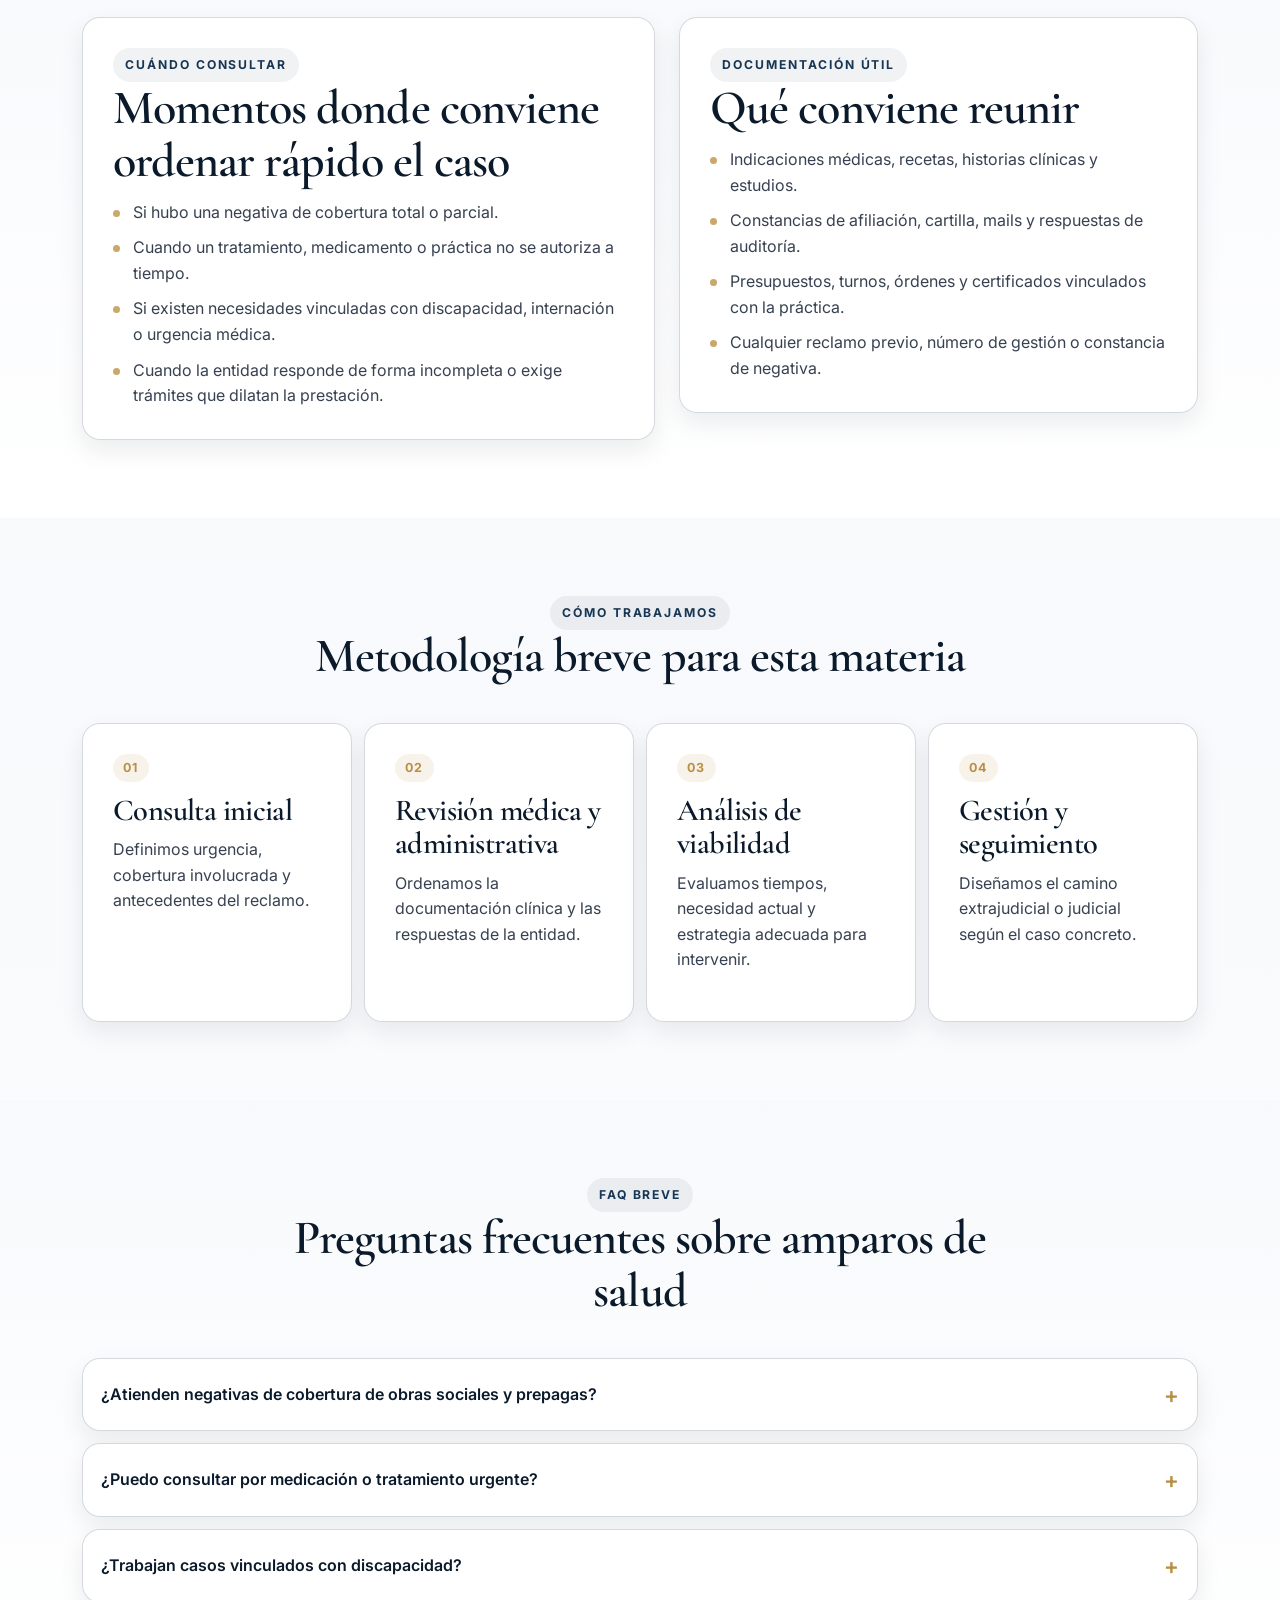
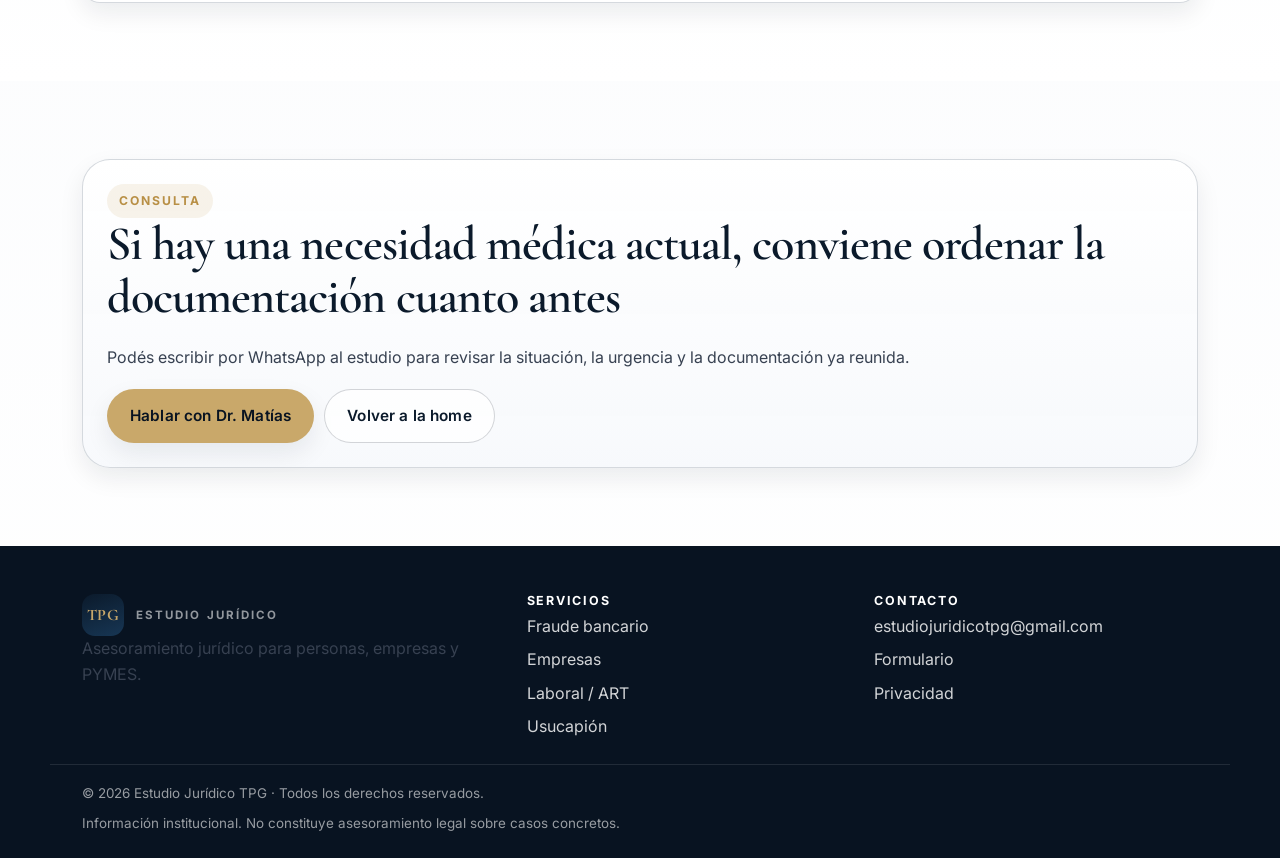
<file: amparos-salud.html>
<!doctype html>
<html lang="es-AR">
<head>
  <meta charset="utf-8" />
  <meta name="viewport" content="width=device-width, initial-scale=1, viewport-fit=cover" />
  <meta name="theme-color" content="#0b1a2b" />
  <title>Amparos de salud | Estudio Jurídico TPG</title>
  <meta name="description" content="Consultas por obras sociales, prepagas, negativas de cobertura, medicación, tratamientos, discapacidad, cirugías e internaciones. Evaluamos la estrategia de reclamo y amparo de salud." />
  <link rel="canonical" href="https://www.estudiojuridicotpg.com.ar/amparos-salud" />
  <meta property="og:type" content="article" />
  <meta property="og:title" content="Amparos de salud | Estudio Jurídico TPG" />
  <meta property="og:description" content="Cobertura médica, medicación, tratamientos, discapacidad y reclamos contra obras sociales o prepagas." />
  <meta property="og:url" content="https://www.estudiojuridicotpg.com.ar/amparos-salud" />
  <meta property="og:image" content="https://www.estudiojuridicotpg.com.ar/og-image.png" />
  <meta name="twitter:card" content="summary_large_image" />
  <meta name="twitter:title" content="Amparos de salud | Estudio Jurídico TPG" />
  <meta name="twitter:description" content="Negativas de cobertura, tratamientos, medicación, discapacidad e internaciones." />
  <link rel="icon" href="data:image/svg+xml,%3Csvg xmlns='http://www.w3.org/2000/svg' viewBox='0 0 64 64'%3E%3Crect width='64' height='64' rx='12' fill='%230b1a2b'/%3E%3Ctext x='50%25' y='54%25' text-anchor='middle' font-family='Georgia,serif' font-weight='700' font-size='28' fill='%23c9a86a'%3ETPG%3C/text%3E%3C/svg%3E" />
  <link rel="preconnect" href="https://fonts.googleapis.com" />
  <link rel="preconnect" href="https://fonts.gstatic.com" crossorigin />
  <link href="https://fonts.googleapis.com/css2?family=Cormorant+Garamond:wght@500;600;700&family=Inter:wght@400;500;600;700&display=swap" rel="stylesheet" />
  <link rel="stylesheet" href="styles.css" />
</head>
<body>
  <a class="skip-link" href="#main">Saltar al contenido</a>
  <header class="site-header" id="top">
    <div class="container header__inner">
      <a href="/" class="brand" aria-label="Estudio Jurídico TPG - Inicio">
        <span class="brand__mark" aria-hidden="true">TPG</span>
        <span class="brand__text"><strong>Estudio Jurídico</strong><em>TPG</em></span>
      </a>
      <nav class="nav" aria-label="Navegación principal">
        <ul class="nav__list">
          <li><a href="/">Inicio</a></li>
          <li class="has-dropdown">
            <a href="/#servicios" aria-haspopup="true">Servicios <span aria-hidden="true">▾</span></a>
            <ul class="dropdown" role="menu">
              <li><a href="/fraude-bancario" role="menuitem">Fraude bancario</a></li>
              <li><a href="/empresas" role="menuitem">Empresas y PYMES</a></li>
              <li><a href="/laboral-art" role="menuitem">Laboral / ART</a></li>
              <li><a href="/amparos-salud" role="menuitem">Amparos de salud</a></li>
              <li><a href="/usucapion" role="menuitem">Usucapión</a></li>
              <li><a href="/sucesiones-danos" role="menuitem">Sucesiones y daños</a></li>
              <li><a href="/familia" role="menuitem">Familia</a></li>
            </ul>
          </li>
          <li><a href="/#equipo">Equipo</a></li>
          <li><a href="/#faq">Preguntas frecuentes</a></li>
          <li><a href="/#contacto">Contacto</a></li>
        </ul>
      </nav>
      <a class="btn btn--primary header__cta" href="/#consulta-rapida">Solicitar consulta</a>
      <button class="nav__toggle" id="navToggle" aria-controls="mobileNav" aria-expanded="false" aria-label="Abrir menú"><span></span><span></span><span></span></button>
    </div>
    <button class="mobile-nav__backdrop" id="mobileNavBackdrop" hidden tabindex="-1" aria-hidden="true"></button>
    <div class="mobile-nav" id="mobileNav" hidden role="dialog" aria-modal="true" aria-label="Menú principal móvil">
      <div class="mobile-nav__head">
        <p class="mobile-nav__eyebrow">Navegación</p>
        <button class="mobile-nav__close" id="mobileNavClose" type="button" aria-label="Cerrar menú"><span aria-hidden="true">×</span></button>
      </div>
      <ul class="mobile-nav__list">
        <li><a href="/">Inicio</a></li>
        <li><a href="/#servicios">Servicios</a></li>
        <li><a href="/#equipo">Equipo</a></li>
        <li><a href="/#faq">Preguntas frecuentes</a></li>
        <li><a href="/#contacto">Contacto</a></li>
      </ul>
      <div class="mobile-nav__actions">
        <a class="btn btn--primary btn--block" href="https://wa.me/5491155857623?text=Hola%2C%20quiero%20hacer%20una%20consulta%20por%20amparo%20de%20salud%20con%20Estudio%20Jur%C3%ADdico%20TPG." target="_blank" rel="noopener">Consultar ahora</a>
      </div>
    </div>
  </header>

  <main id="main">
    <section class="page-hero" aria-labelledby="hero-title">
      <div class="container page-hero__grid">
        <div class="reveal">
          <span class="eyebrow eyebrow--gold">Amparos de salud</span>
          <h1 id="hero-title">Cobertura médica, tratamientos y respuestas frente a negativas</h1>
          <p class="lead">Intervenimos en reclamos contra obras sociales y prepagas por medicación, tratamientos, discapacidad, cirugías, internaciones y otras prestaciones de salud que requieren una respuesta rápida y documentada.</p>
          <ul class="page-hero__points" aria-label="Alcance del servicio">
            <li>Negativas de cobertura y demoras injustificadas.</li>
            <li>Medicamentos, tratamientos, discapacidad e internaciones.</li>
            <li>Evaluación documental y estrategia prejudicial o judicial.</li>
          </ul>
        </div>
        <aside class="page-hero__card reveal">
          <span class="card__title">Canales principales</span>
          <h3>Dr. Matías Luciano Godoy y Dr. Iñaki Martín Pericoli</h3>
          <p>Consultas de salud con foco en cobertura, documentación médica, urgencia y estrategia inicial.</p>
          <div class="page-hero__actions">
            <a class="btn btn--gold" href="https://wa.me/5491155857623?text=Hola%20Dr.%20Mat%C3%ADas%2C%20te%20escribo%20desde%20Estudio%20Jur%C3%ADdico%20TPG%20por%20una%20consulta%20de%20amparo%20de%20salud." target="_blank" rel="noopener">Hablar con Dr. Matías</a>
            <a class="btn btn--ghost" href="https://wa.me/5491160231009?text=Hola%20Dr.%20I%C3%B1aki%2C%20te%20escribo%20desde%20Estudio%20Jur%C3%ADdico%20TPG%20por%20una%20consulta%20de%20amparo%20de%20salud." target="_blank" rel="noopener">Hablar con Dr. Iñaki</a>
          </div>
        </aside>
      </div>
    </section>

    <section class="section" aria-labelledby="que-evaluamos-title">
      <div class="container">
        <div class="section__header reveal">
          <span class="eyebrow">Qué evaluamos</span>
          <h2 id="que-evaluamos-title">Cuando la cobertura se demora, se niega o no alcanza</h2>
          <p>En esta materia suele ser importante revisar la indicación médica, la urgencia, la respuesta de la entidad y la documentación que permita reconstruir el reclamo con claridad.</p>
        </div>
        <div class="issue-grid">
          <article class="card reveal"><h3>Prestaciones médicas</h3><p>Tratamientos, cirugías, internaciones, medicación y prestaciones vinculadas con discapacidad.</p></article>
          <article class="card reveal"><h3>Obras sociales y prepagas</h3><p>Negativas, silencios, recortes de cobertura, reintegros y derivaciones que generan demoras relevantes.</p></article>
          <article class="card reveal"><h3>Prueba útil</h3><p>Prescripciones, historias clínicas, auditorías, respuestas por mail, cartas documento y constancias administrativas.</p></article>
        </div>
      </div>
    </section>

    <section class="section section--alt" aria-labelledby="cuando-consultar-title">
      <div class="container page-grid">
        <article class="card reveal">
          <span class="eyebrow">Cuándo consultar</span>
          <h2 id="cuando-consultar-title">Momentos donde conviene ordenar rápido el caso</h2>
          <ul class="content-list">
            <li>Si hubo una negativa de cobertura total o parcial.</li>
            <li>Cuando un tratamiento, medicamento o práctica no se autoriza a tiempo.</li>
            <li>Si existen necesidades vinculadas con discapacidad, internación o urgencia médica.</li>
            <li>Cuando la entidad responde de forma incompleta o exige trámites que dilatan la prestación.</li>
          </ul>
        </article>
        <article class="card reveal">
          <span class="eyebrow">Documentación útil</span>
          <h2>Qué conviene reunir</h2>
          <ul class="content-list">
            <li>Indicaciones médicas, recetas, historias clínicas y estudios.</li>
            <li>Constancias de afiliación, cartilla, mails y respuestas de auditoría.</li>
            <li>Presupuestos, turnos, órdenes y certificados vinculados con la práctica.</li>
            <li>Cualquier reclamo previo, número de gestión o constancia de negativa.</li>
          </ul>
        </article>
      </div>
    </section>

    <section class="section" aria-labelledby="metodologia-title">
      <div class="container">
        <header class="section__header reveal">
          <span class="eyebrow">Cómo trabajamos</span>
          <h2 id="metodologia-title">Metodología breve para esta materia</h2>
        </header>
        <div class="method-steps">
          <article class="method-card reveal"><span class="method-card__num">01</span><h3>Consulta inicial</h3><p>Definimos urgencia, cobertura involucrada y antecedentes del reclamo.</p></article>
          <article class="method-card reveal"><span class="method-card__num">02</span><h3>Revisión médica y administrativa</h3><p>Ordenamos la documentación clínica y las respuestas de la entidad.</p></article>
          <article class="method-card reveal"><span class="method-card__num">03</span><h3>Análisis de viabilidad</h3><p>Evaluamos tiempos, necesidad actual y estrategia adecuada para intervenir.</p></article>
          <article class="method-card reveal"><span class="method-card__num">04</span><h3>Gestión y seguimiento</h3><p>Diseñamos el camino extrajudicial o judicial según el caso concreto.</p></article>
        </div>
      </div>
    </section>

    <section class="section section--alt" aria-labelledby="faq-title">
      <div class="container">
        <header class="section__header reveal">
          <span class="eyebrow">FAQ breve</span>
          <h2 id="faq-title">Preguntas frecuentes sobre amparos de salud</h2>
        </header>
        <div class="faq reveal">
          <details>
            <summary>¿Atienden negativas de cobertura de obras sociales y prepagas?</summary>
            <p>Sí. Se revisan negativas expresas, demoras, coberturas parciales y respuestas administrativas insuficientes.</p>
          </details>
          <details>
            <summary>¿Puedo consultar por medicación o tratamiento urgente?</summary>
            <p>Sí. En esos casos suele ser importante ordenar rápido la indicación médica y la secuencia del reclamo.</p>
          </details>
          <details>
            <summary>¿Trabajan casos vinculados con discapacidad?</summary>
            <p>Sí. Se analizan prestaciones, acompañantes, tratamientos, insumos y otros reclamos vinculados con cobertura integral.</p>
          </details>
        </div>
      </div>
    </section>

    <section class="section" aria-labelledby="cta-title">
      <div class="container">
        <div class="page-cta reveal">
          <span class="eyebrow eyebrow--gold">Consulta</span>
          <h2 id="cta-title">Si hay una necesidad médica actual, conviene ordenar la documentación cuanto antes</h2>
          <p>Podés escribir por WhatsApp al estudio para revisar la situación, la urgencia y la documentación ya reunida.</p>
          <div class="page-cta__actions">
            <a class="btn btn--gold" href="https://wa.me/5491155857623?text=Hola%20Dr.%20Mat%C3%ADas%2C%20te%20escribo%20desde%20Estudio%20Jur%C3%ADdico%20TPG%20por%20una%20consulta%20de%20amparo%20de%20salud." target="_blank" rel="noopener">Hablar con Dr. Matías</a>
            <a class="btn btn--ghost" href="/#consulta-rapida">Volver a la home</a>
          </div>
        </div>
      </div>
    </section>
  </main>

  <footer class="site-footer">
    <div class="container footer__grid">
      <div><div class="brand brand--footer"><span class="brand__mark" aria-hidden="true">TPG</span><span class="brand__text"><strong>Estudio Jurídico</strong><em>TPG</em></span></div><p>Asesoramiento jurídico para personas, empresas y PYMES.</p></div>
      <div><h4>Servicios</h4><ul class="footer__links"><li><a href="/fraude-bancario">Fraude bancario</a></li><li><a href="/empresas">Empresas</a></li><li><a href="/laboral-art">Laboral / ART</a></li><li><a href="/usucapion">Usucapión</a></li></ul></div>
      <div><h4>Contacto</h4><ul class="footer__links"><li><a href="mailto:estudiojuridicotpg@gmail.com">estudiojuridicotpg@gmail.com</a></li><li><a href="/#contacto">Formulario</a></li><li><a href="/privacidad">Privacidad</a></li></ul></div>
    </div>
    <div class="container footer__bottom">
      <span>© <span id="year"></span> Estudio Jurídico TPG · Todos los derechos reservados.</span>
      <span>Información institucional. No constituye asesoramiento legal sobre casos concretos.</span>
    </div>
  </footer>

  <a class="wa-float" href="https://wa.me/5491155857623?text=Hola%2C%20quiero%20hacer%20una%20consulta%20por%20amparo%20de%20salud%20con%20Estudio%20Jur%C3%ADdico%20TPG." target="_blank" rel="noopener" aria-label="Consultar por WhatsApp">
    <svg viewBox="0 0 32 32" aria-hidden="true" focusable="false"><path fill="currentColor" d="M19.11 17.43c-.27-.13-1.6-.79-1.85-.88-.25-.09-.43-.13-.61.13-.18.27-.7.88-.86 1.06-.16.18-.31.2-.58.07-.27-.13-1.13-.42-2.16-1.34-.8-.71-1.34-1.59-1.5-1.86-.16-.27-.02-.41.12-.55.12-.12.27-.31.41-.47.13-.16.18-.27.27-.45.09-.18.04-.34-.02-.47-.07-.13-.61-1.46-.83-2-.22-.53-.44-.46-.61-.47l-.52-.01c-.18 0-.47.07-.72.34-.25.27-.95.93-.95 2.27 0 1.34.97 2.63 1.11 2.81.13.18 1.91 2.92 4.63 4.09.65.28 1.15.45 1.55.58.65.21 1.24.18 1.71.11.52-.08 1.6-.65 1.83-1.28.23-.63.23-1.17.16-1.28-.07-.11-.25-.18-.52-.31zM16.02 4C9.39 4 4 9.39 4 16.02c0 2.13.56 4.21 1.62 6.04L4 28l6.07-1.59A12 12 0 1 0 16.02 4zm0 21.94c-1.84 0-3.65-.49-5.23-1.42l-.38-.22-3.6.94.96-3.51-.25-.39A9.96 9.96 0 1 1 16.02 25.94z"/></svg>
  </a>
  <script src="script.js"></script>

  <!-- Cloudflare Web Analytics -->
  <script defer src="https://static.cloudflareinsights.com/beacon.min.js" data-cf-beacon='{"token": "365ba94cfb7548d4a62223a97e2963ed"}'></script>
  <!-- End Cloudflare Web Analytics -->
</body>
</html>
</file>
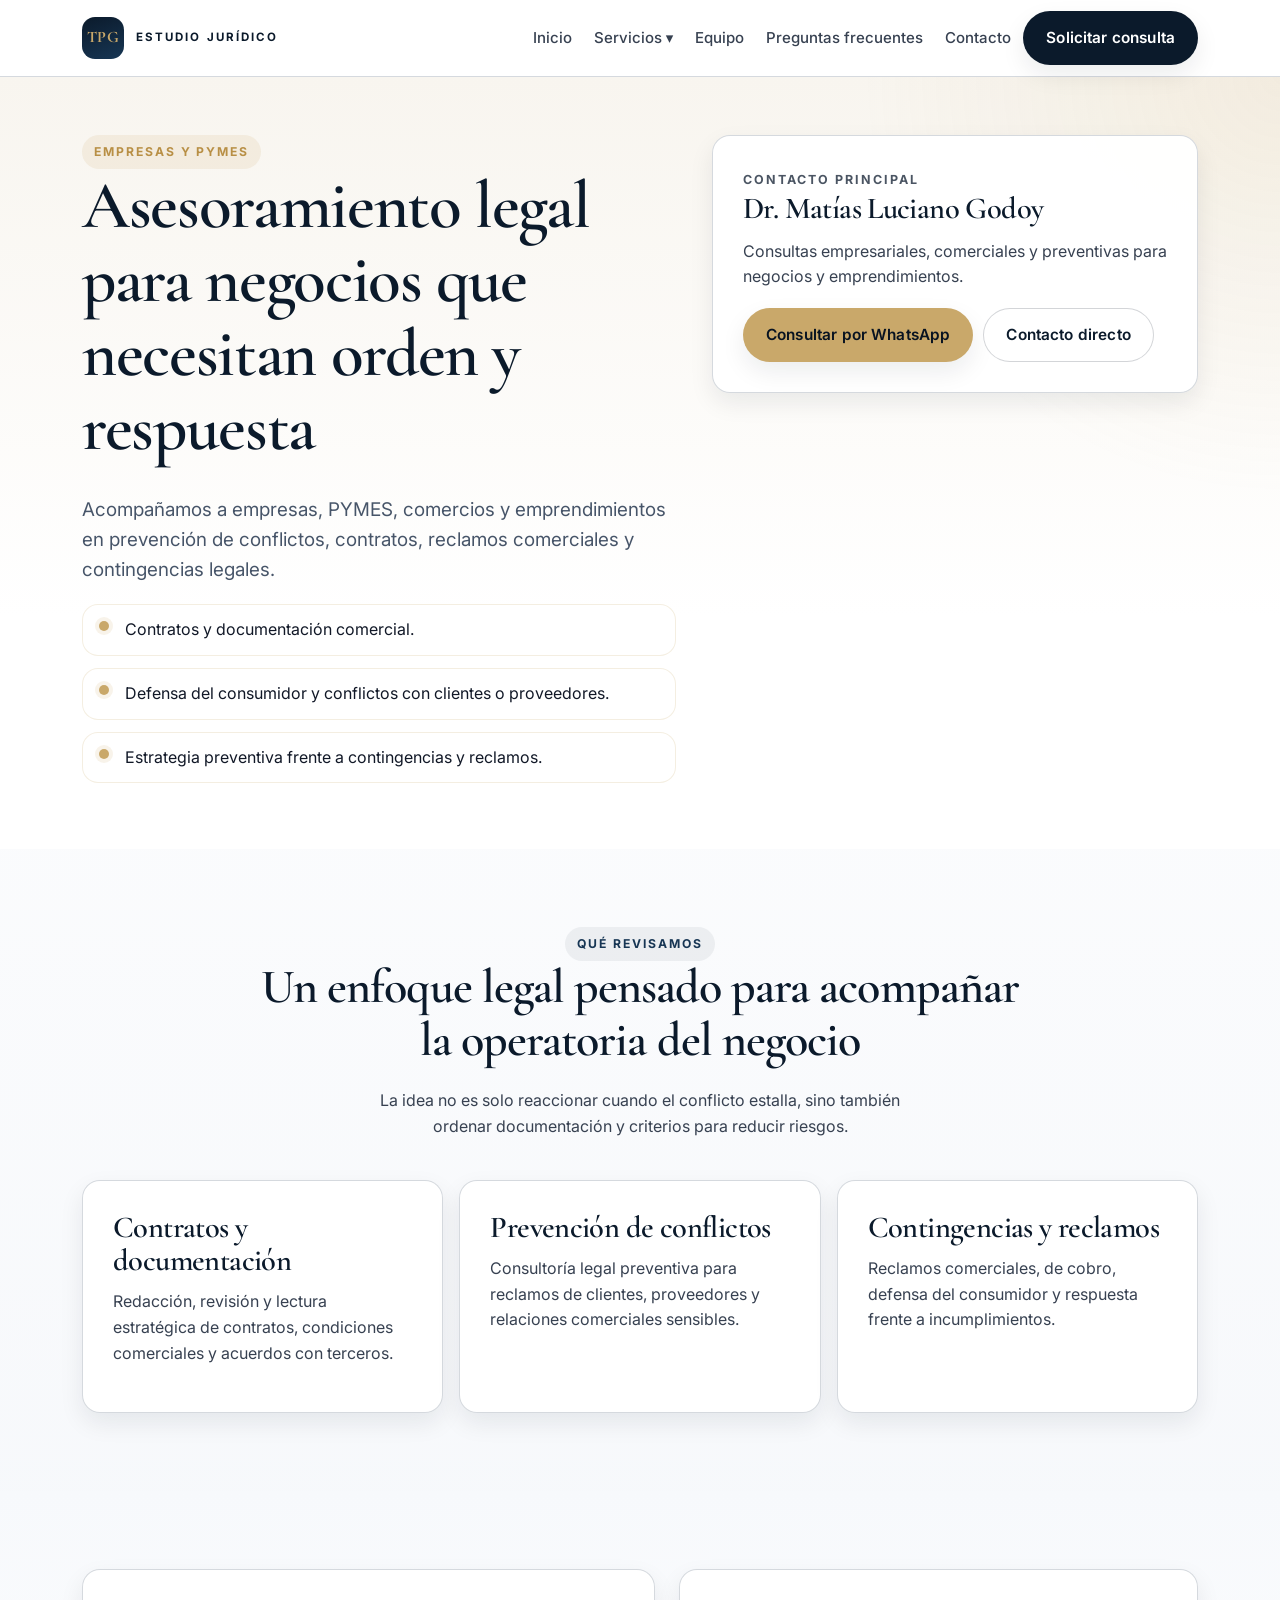
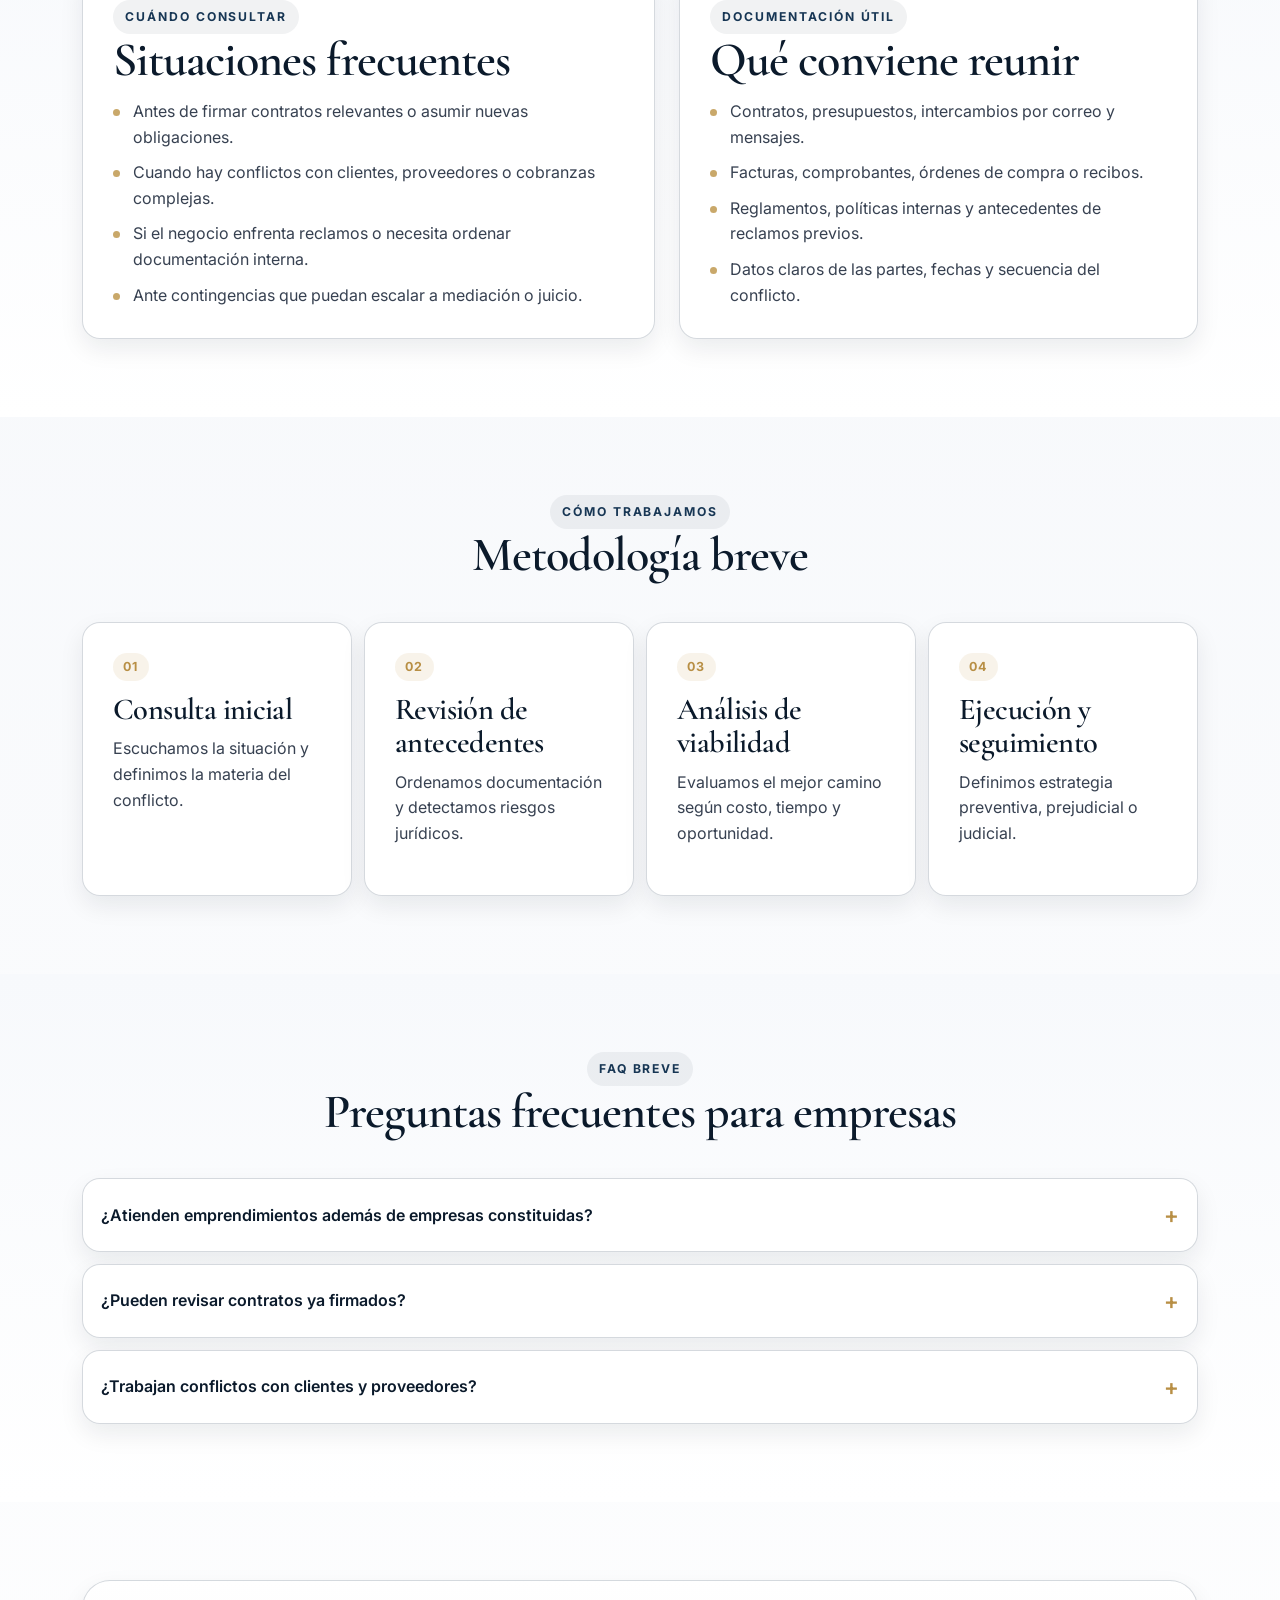
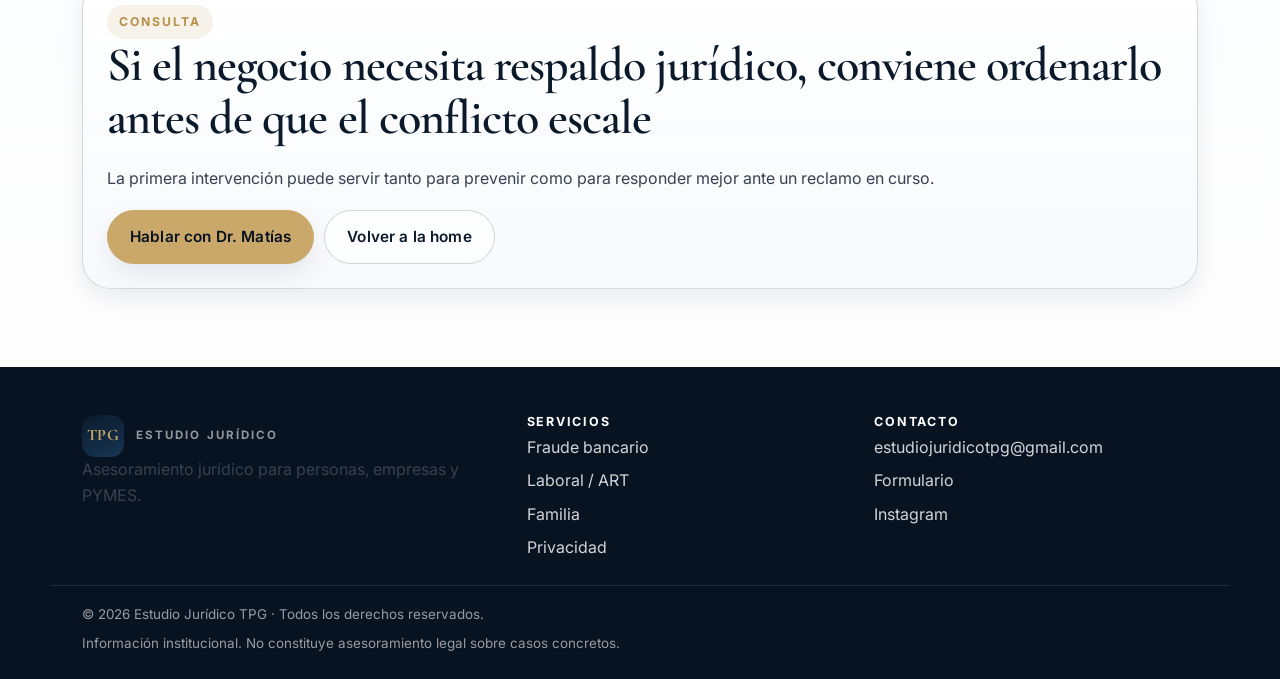
<file: empresas.html>
<!doctype html>
<html lang="es-AR">
<head>
  <meta charset="utf-8" />
  <meta name="viewport" content="width=device-width, initial-scale=1, viewport-fit=cover" />
  <meta name="theme-color" content="#0b1a2b" />
  <title>Empresas y PYMES | Estudio Jurídico TPG</title>
  <meta name="description" content="Asesoramiento legal para empresas, PYMES, comercios y emprendimientos. Contratos, reclamos comerciales, prevención de conflictos y contingencias legales." />
  <link rel="canonical" href="https://www.estudiojuridicotpg.com.ar/empresas" />
  <meta property="og:type" content="article" />
  <meta property="og:title" content="Empresas y PYMES | Estudio Jurídico TPG" />
  <meta property="og:description" content="Asesoramiento legal estratégico para negocios, contratos, reclamos comerciales y prevención de contingencias." />
  <meta property="og:url" content="https://www.estudiojuridicotpg.com.ar/empresas" />
  <meta property="og:image" content="https://www.estudiojuridicotpg.com.ar/og-image.png" />
  <meta name="twitter:card" content="summary_large_image" />
  <meta name="twitter:title" content="Empresas y PYMES | Estudio Jurídico TPG" />
  <meta name="twitter:description" content="Contratos, prevención de conflictos y asesoramiento legal para negocios." />
  <link rel="icon" href="data:image/svg+xml,%3Csvg xmlns='http://www.w3.org/2000/svg' viewBox='0 0 64 64'%3E%3Crect width='64' height='64' rx='12' fill='%230b1a2b'/%3E%3Ctext x='50%25' y='54%25' text-anchor='middle' font-family='Georgia,serif' font-weight='700' font-size='28' fill='%23c9a86a'%3ETPG%3C/text%3E%3C/svg%3E" />
  <link rel="preconnect" href="https://fonts.googleapis.com" />
  <link rel="preconnect" href="https://fonts.gstatic.com" crossorigin />
  <link href="https://fonts.googleapis.com/css2?family=Cormorant+Garamond:wght@500;600;700&family=Inter:wght@400;500;600;700&display=swap" rel="stylesheet" />
  <link rel="stylesheet" href="styles.css" />
</head>
<body>
  <a class="skip-link" href="#main">Saltar al contenido</a>
  <header class="site-header" id="top"><div class="container header__inner"><a href="/" class="brand" aria-label="Estudio Jurídico TPG - Inicio"><span class="brand__mark" aria-hidden="true">TPG</span><span class="brand__text"><strong>Estudio Jurídico</strong><em>TPG</em></span></a><nav class="nav" aria-label="Navegación principal"><ul class="nav__list"><li><a href="/">Inicio</a></li><li class="has-dropdown"><a href="/#servicios" aria-haspopup="true">Servicios <span aria-hidden="true">▾</span></a><ul class="dropdown" role="menu"><li><a href="/fraude-bancario" role="menuitem">Fraude bancario</a></li><li><a href="/empresas" role="menuitem">Empresas y PYMES</a></li><li><a href="/laboral-art" role="menuitem">Laboral / ART</a></li><li><a href="/amparos-salud" role="menuitem">Amparos de salud</a></li><li><a href="/usucapion" role="menuitem">Usucapión</a></li><li><a href="/sucesiones-danos" role="menuitem">Sucesiones y daños</a></li><li><a href="/familia" role="menuitem">Familia</a></li></ul></li><li><a href="/#equipo">Equipo</a></li><li><a href="/#faq">Preguntas frecuentes</a></li><li><a href="/#contacto">Contacto</a></li></ul></nav><a class="btn btn--primary header__cta" href="/#consulta-rapida">Solicitar consulta</a><button class="nav__toggle" id="navToggle" aria-controls="mobileNav" aria-expanded="false" aria-label="Abrir menú"><span></span><span></span><span></span></button></div><button class="mobile-nav__backdrop" id="mobileNavBackdrop" hidden tabindex="-1" aria-hidden="true"></button><div class="mobile-nav" id="mobileNav" hidden role="dialog" aria-modal="true" aria-label="Menú principal móvil"><div class="mobile-nav__head"><p class="mobile-nav__eyebrow">Navegación</p><button class="mobile-nav__close" id="mobileNavClose" type="button" aria-label="Cerrar menú"><span aria-hidden="true">×</span></button></div><ul class="mobile-nav__list"><li><a href="/">Inicio</a></li><li><a href="/#servicios">Servicios</a></li><li><a href="/#equipo">Equipo</a></li><li><a href="/#faq">Preguntas frecuentes</a></li><li><a href="/#contacto">Contacto</a></li></ul><div class="mobile-nav__actions"><a class="btn btn--primary btn--block" href="https://wa.me/5491155857623?text=Hola%2C%20quiero%20hacer%20una%20consulta%20por%20asesoramiento%20legal%20para%20empresa%20o%20PYME." target="_blank" rel="noopener">Consultar ahora</a></div></div></header>
  <main id="main">
    <section class="page-hero" aria-labelledby="hero-title"><div class="container page-hero__grid"><div class="reveal"><span class="eyebrow eyebrow--gold">Empresas y PYMES</span><h1 id="hero-title">Asesoramiento legal para negocios que necesitan orden y respuesta</h1><p class="lead">Acompañamos a empresas, PYMES, comercios y emprendimientos en prevención de conflictos, contratos, reclamos comerciales y contingencias legales.</p><ul class="page-hero__points"><li>Contratos y documentación comercial.</li><li>Defensa del consumidor y conflictos con clientes o proveedores.</li><li>Estrategia preventiva frente a contingencias y reclamos.</li></ul></div><aside class="page-hero__card reveal"><span class="card__title">Contacto principal</span><h3>Dr. Matías Luciano Godoy</h3><p>Consultas empresariales, comerciales y preventivas para negocios y emprendimientos.</p><div class="page-hero__actions"><a class="btn btn--gold" href="https://wa.me/5491155857623?text=Hola%20Dr.%20Mat%C3%ADas%2C%20te%20escribo%20desde%20Estudio%20Jur%C3%ADdico%20TPG%20por%20una%20consulta%20para%20empresa%20o%20PYME." target="_blank" rel="noopener">Consultar por WhatsApp</a><a class="btn btn--ghost" href="/#contacto">Contacto directo</a></div></aside></div></section>
    <section class="section"><div class="container"><div class="section__header reveal"><span class="eyebrow">Qué revisamos</span><h2>Un enfoque legal pensado para acompañar la operatoria del negocio</h2><p>La idea no es solo reaccionar cuando el conflicto estalla, sino también ordenar documentación y criterios para reducir riesgos.</p></div><div class="issue-grid"><article class="card reveal"><h3>Contratos y documentación</h3><p>Redacción, revisión y lectura estratégica de contratos, condiciones comerciales y acuerdos con terceros.</p></article><article class="card reveal"><h3>Prevención de conflictos</h3><p>Consultoría legal preventiva para reclamos de clientes, proveedores y relaciones comerciales sensibles.</p></article><article class="card reveal"><h3>Contingencias y reclamos</h3><p>Reclamos comerciales, de cobro, defensa del consumidor y respuesta frente a incumplimientos.</p></article></div></div></section>
    <section class="section section--alt"><div class="container page-grid"><article class="card reveal"><span class="eyebrow">Cuándo consultar</span><h2>Situaciones frecuentes</h2><ul class="content-list"><li>Antes de firmar contratos relevantes o asumir nuevas obligaciones.</li><li>Cuando hay conflictos con clientes, proveedores o cobranzas complejas.</li><li>Si el negocio enfrenta reclamos o necesita ordenar documentación interna.</li><li>Ante contingencias que puedan escalar a mediación o juicio.</li></ul></article><article class="card reveal"><span class="eyebrow">Documentación útil</span><h2>Qué conviene reunir</h2><ul class="content-list"><li>Contratos, presupuestos, intercambios por correo y mensajes.</li><li>Facturas, comprobantes, órdenes de compra o recibos.</li><li>Reglamentos, políticas internas y antecedentes de reclamos previos.</li><li>Datos claros de las partes, fechas y secuencia del conflicto.</li></ul></article></div></section>
    <section class="section"><div class="container"><header class="section__header reveal"><span class="eyebrow">Cómo trabajamos</span><h2>Metodología breve</h2></header><div class="method-steps"><article class="method-card reveal"><span class="method-card__num">01</span><h3>Consulta inicial</h3><p>Escuchamos la situación y definimos la materia del conflicto.</p></article><article class="method-card reveal"><span class="method-card__num">02</span><h3>Revisión de antecedentes</h3><p>Ordenamos documentación y detectamos riesgos jurídicos.</p></article><article class="method-card reveal"><span class="method-card__num">03</span><h3>Análisis de viabilidad</h3><p>Evaluamos el mejor camino según costo, tiempo y oportunidad.</p></article><article class="method-card reveal"><span class="method-card__num">04</span><h3>Ejecución y seguimiento</h3><p>Definimos estrategia preventiva, prejudicial o judicial.</p></article></div></div></section>
    <section class="section section--alt"><div class="container"><header class="section__header reveal"><span class="eyebrow">FAQ breve</span><h2>Preguntas frecuentes para empresas</h2></header><div class="faq reveal"><details><summary>¿Atienden emprendimientos además de empresas constituidas?</summary><p>Sí. También se acompañan consultas de comercios, profesionales independientes y emprendimientos en crecimiento.</p></details><details><summary>¿Pueden revisar contratos ya firmados?</summary><p>Sí. Se puede analizar el alcance del contrato, obligaciones asumidas y riesgos de incumplimiento o conflicto.</p></details><details><summary>¿Trabajan conflictos con clientes y proveedores?</summary><p>Sí. Se revisa la documentación, la comunicación previa y la estrategia más conveniente para responder el reclamo.</p></details></div></div></section>
    <section class="section"><div class="container"><div class="page-cta reveal"><span class="eyebrow eyebrow--gold">Consulta</span><h2>Si el negocio necesita respaldo jurídico, conviene ordenarlo antes de que el conflicto escale</h2><p>La primera intervención puede servir tanto para prevenir como para responder mejor ante un reclamo en curso.</p><div class="page-cta__actions"><a class="btn btn--gold" href="https://wa.me/5491155857623?text=Hola%20Dr.%20Mat%C3%ADas%2C%20te%20escribo%20desde%20Estudio%20Jur%C3%ADdico%20TPG%20por%20una%20consulta%20para%20empresa%20o%20PYME." target="_blank" rel="noopener">Hablar con Dr. Matías</a><a class="btn btn--ghost" href="/#consulta-rapida">Volver a la home</a></div></div></div></section>
  </main>
  <footer class="site-footer"><div class="container footer__grid"><div><div class="brand brand--footer"><span class="brand__mark" aria-hidden="true">TPG</span><span class="brand__text"><strong>Estudio Jurídico</strong><em>TPG</em></span></div><p>Asesoramiento jurídico para personas, empresas y PYMES.</p></div><div><h4>Servicios</h4><ul class="footer__links"><li><a href="/fraude-bancario">Fraude bancario</a></li><li><a href="/laboral-art">Laboral / ART</a></li><li><a href="/familia">Familia</a></li><li><a href="/privacidad">Privacidad</a></li></ul></div><div><h4>Contacto</h4><ul class="footer__links"><li><a href="mailto:estudiojuridicotpg@gmail.com">estudiojuridicotpg@gmail.com</a></li><li><a href="/#contacto">Formulario</a></li><li><a href="https://www.instagram.com/tpgestudiojuridico/" target="_blank" rel="noopener">Instagram</a></li></ul></div></div><div class="container footer__bottom"><span>© <span id="year"></span> Estudio Jurídico TPG · Todos los derechos reservados.</span><span>Información institucional. No constituye asesoramiento legal sobre casos concretos.</span></div></footer>
  <script src="script.js"></script>

  <!-- Cloudflare Web Analytics -->
  <script defer src="https://static.cloudflareinsights.com/beacon.min.js" data-cf-beacon='{"token": "365ba94cfb7548d4a62223a97e2963ed"}'></script>
  <!-- End Cloudflare Web Analytics -->
</body>
</html>
</file>
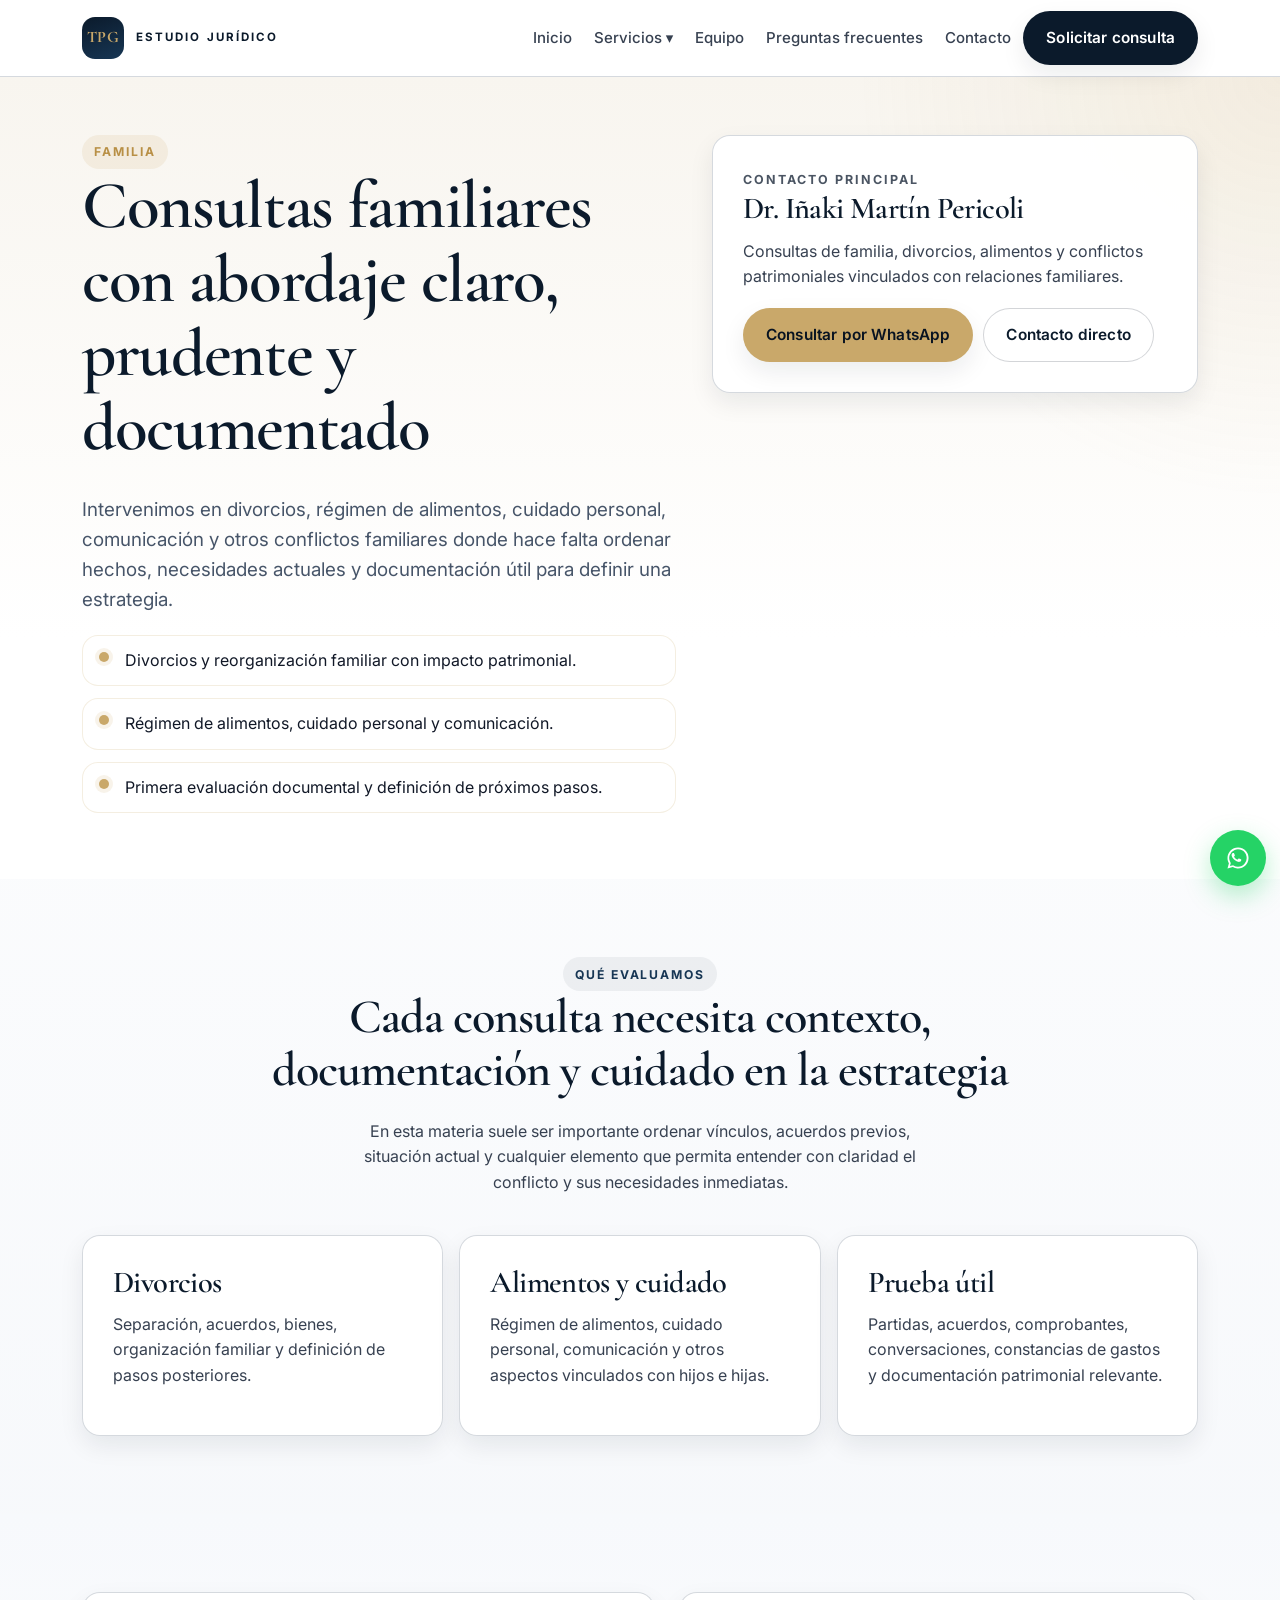
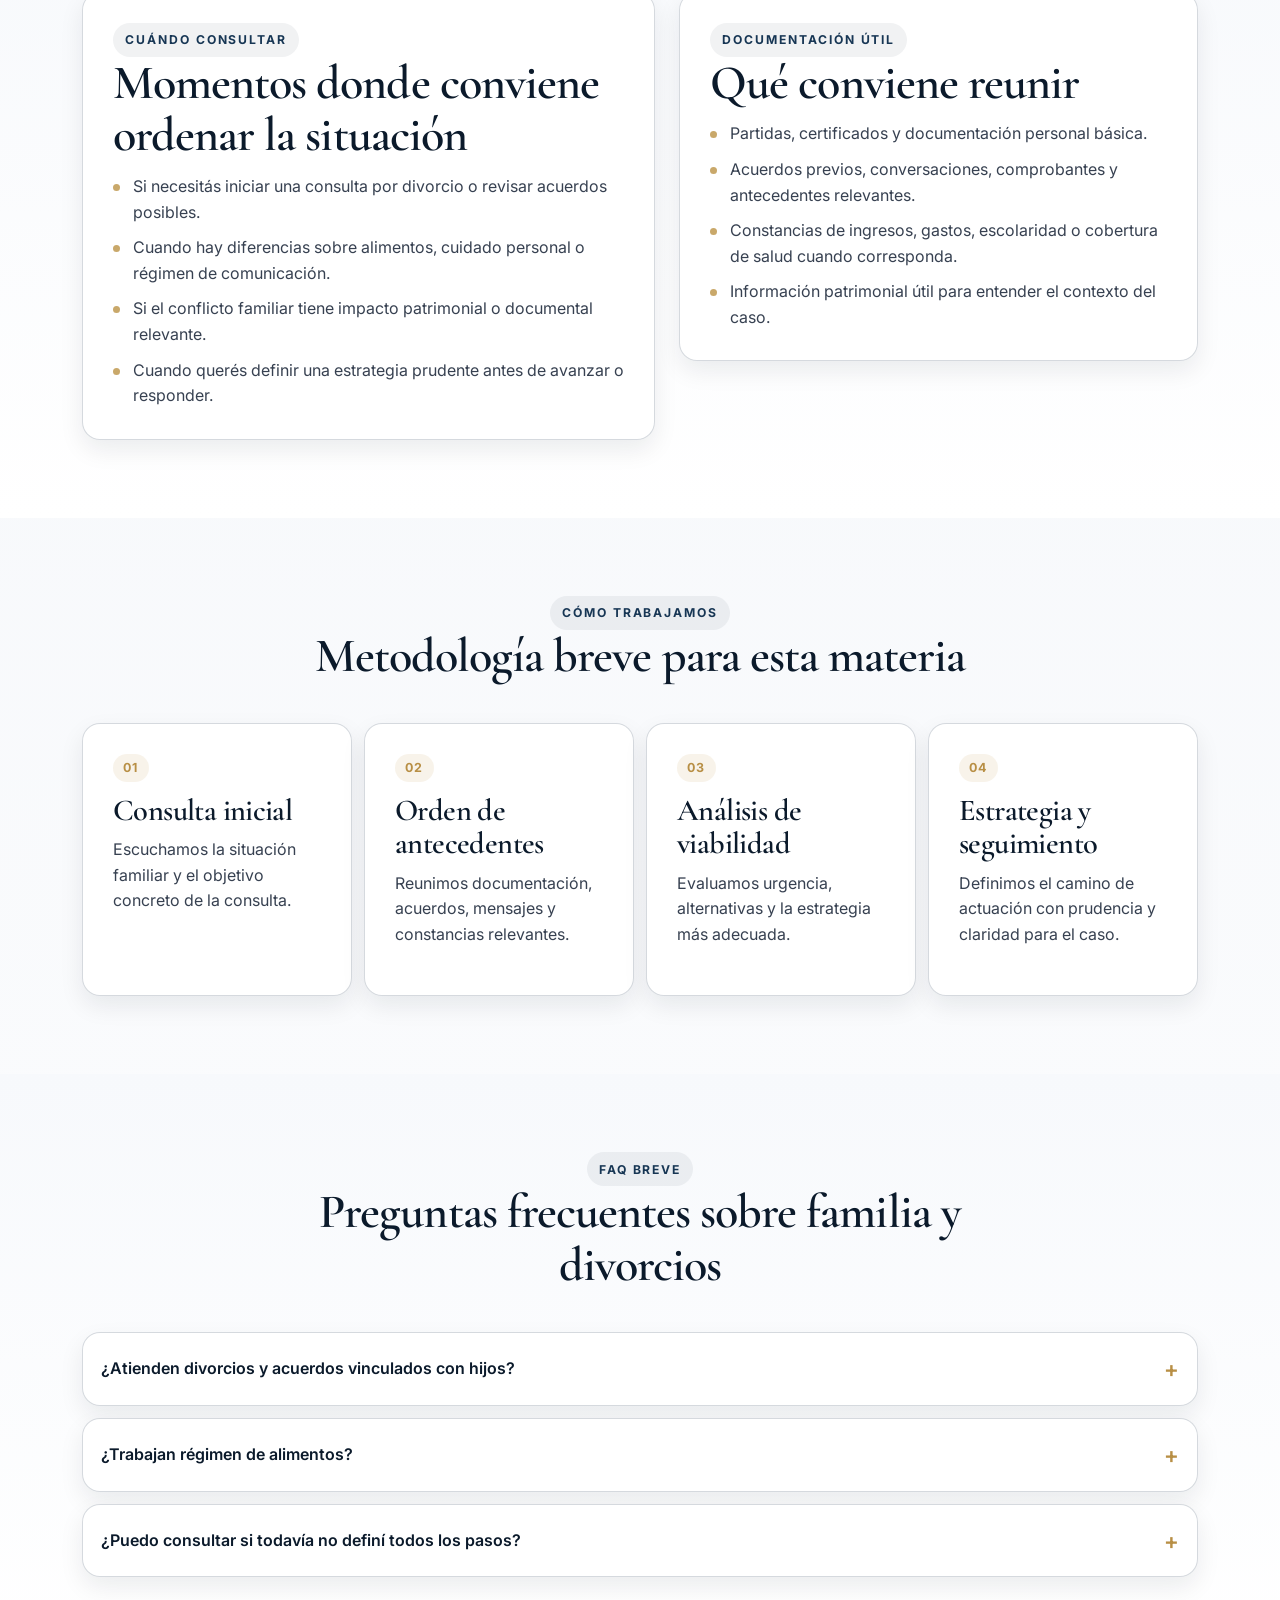
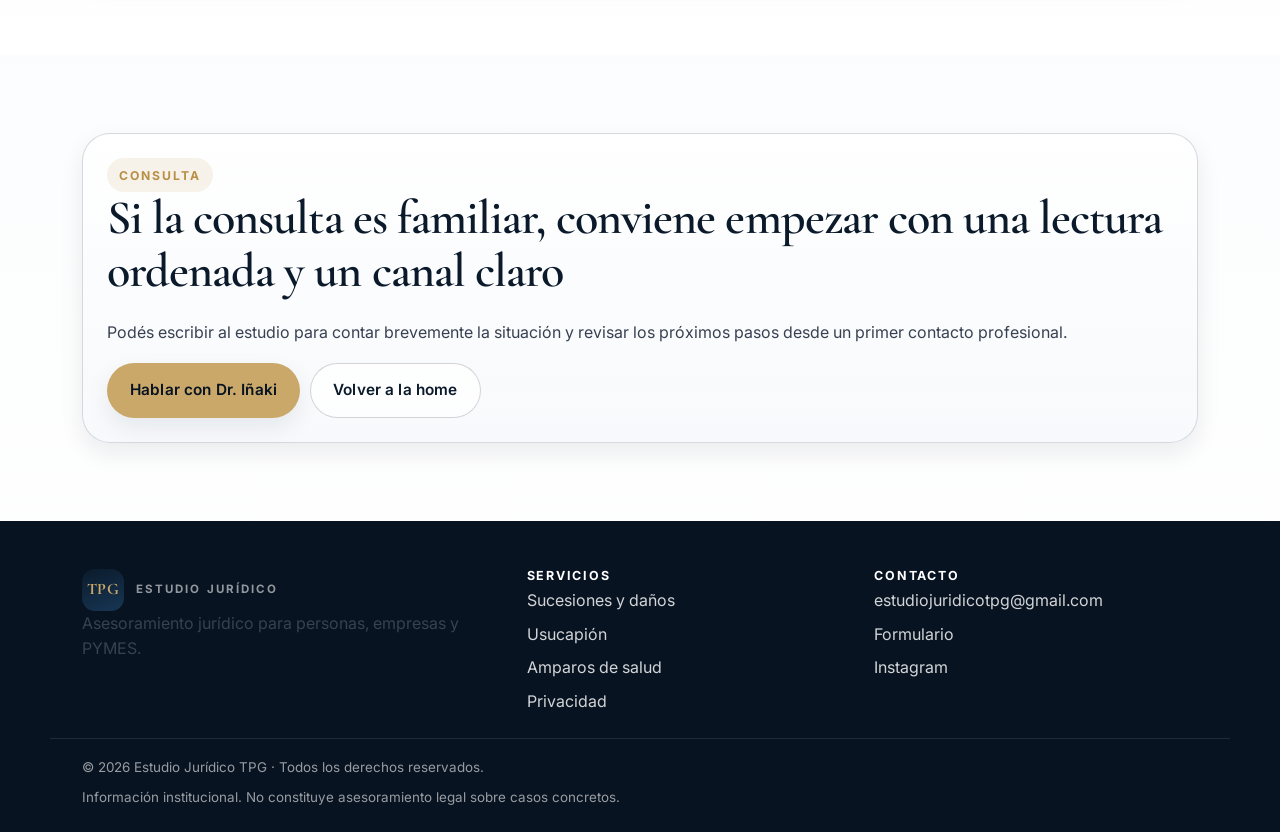
<file: familia-divorcios.html>
<!doctype html>
<html lang="es-AR">
<head>
  <meta charset="utf-8" />
  <meta name="viewport" content="width=device-width, initial-scale=1, viewport-fit=cover" />
  <meta name="theme-color" content="#0b1a2b" />
  <title>Familia | Estudio Jurídico TPG</title>
  <meta name="description" content="Consultas por divorcios, régimen de alimentos, cuidado personal, comunicación y conflictos familiares con impacto patrimonial." />
  <link rel="canonical" href="https://www.estudiojuridicotpg.com.ar/familia" />
  <meta property="og:type" content="article" />
  <meta property="og:title" content="Familia | Estudio Jurídico TPG" />
  <meta property="og:description" content="Divorcios, alimentos, cuidado personal y conflictos familiares con abordaje claro y documentado." />
  <meta property="og:url" content="https://www.estudiojuridicotpg.com.ar/familia" />
  <meta property="og:image" content="https://www.estudiojuridicotpg.com.ar/og-image.png" />
  <meta name="twitter:card" content="summary_large_image" />
  <meta name="twitter:title" content="Familia | Estudio Jurídico TPG" />
  <meta name="twitter:description" content="Divorcios, alimentos y conflictos familiares con enfoque patrimonial y documental." />
  <link rel="icon" href="data:image/svg+xml,%3Csvg xmlns='http://www.w3.org/2000/svg' viewBox='0 0 64 64'%3E%3Crect width='64' height='64' rx='12' fill='%230b1a2b'/%3E%3Ctext x='50%25' y='54%25' text-anchor='middle' font-family='Georgia,serif' font-weight='700' font-size='28' fill='%23c9a86a'%3ETPG%3C/text%3E%3C/svg%3E" />
  <link rel="preconnect" href="https://fonts.googleapis.com" />
  <link rel="preconnect" href="https://fonts.gstatic.com" crossorigin />
  <link href="https://fonts.googleapis.com/css2?family=Cormorant+Garamond:wght@500;600;700&family=Inter:wght@400;500;600;700&display=swap" rel="stylesheet" />
  <link rel="stylesheet" href="styles.css" />
</head>
<body>
  <a class="skip-link" href="#main">Saltar al contenido</a>
  <header class="site-header" id="top">
    <div class="container header__inner">
      <a href="/" class="brand" aria-label="Estudio Jurídico TPG - Inicio">
        <span class="brand__mark" aria-hidden="true">TPG</span>
        <span class="brand__text"><strong>Estudio Jurídico</strong><em>TPG</em></span>
      </a>
      <nav class="nav" aria-label="Navegación principal">
        <ul class="nav__list">
          <li><a href="/">Inicio</a></li>
          <li class="has-dropdown">
            <a href="/#servicios" aria-haspopup="true">Servicios <span aria-hidden="true">▾</span></a>
            <ul class="dropdown" role="menu">
              <li><a href="/fraude-bancario" role="menuitem">Fraude bancario</a></li>
              <li><a href="/empresas" role="menuitem">Empresas y PYMES</a></li>
              <li><a href="/laboral-art" role="menuitem">Laboral / ART</a></li>
              <li><a href="/amparos-salud" role="menuitem">Amparos de salud</a></li>
              <li><a href="/usucapion" role="menuitem">Usucapión</a></li>
              <li><a href="/sucesiones-danos" role="menuitem">Sucesiones y daños</a></li>
              <li><a href="/familia" role="menuitem">Familia</a></li>
            </ul>
          </li>
          <li><a href="/#equipo">Equipo</a></li>
          <li><a href="/#faq">Preguntas frecuentes</a></li>
          <li><a href="/#contacto">Contacto</a></li>
        </ul>
      </nav>
      <a class="btn btn--primary header__cta" href="/#consulta-rapida">Solicitar consulta</a>
      <button class="nav__toggle" id="navToggle" aria-controls="mobileNav" aria-expanded="false" aria-label="Abrir menú"><span></span><span></span><span></span></button>
    </div>
    <button class="mobile-nav__backdrop" id="mobileNavBackdrop" hidden tabindex="-1" aria-hidden="true"></button>
    <div class="mobile-nav" id="mobileNav" hidden role="dialog" aria-modal="true" aria-label="Menú principal móvil">
      <div class="mobile-nav__head">
        <p class="mobile-nav__eyebrow">Navegación</p>
        <button class="mobile-nav__close" id="mobileNavClose" type="button" aria-label="Cerrar menú"><span aria-hidden="true">×</span></button>
      </div>
      <ul class="mobile-nav__list">
        <li><a href="/">Inicio</a></li>
        <li><a href="/#servicios">Servicios</a></li>
        <li><a href="/#equipo">Equipo</a></li>
        <li><a href="/#faq">Preguntas frecuentes</a></li>
        <li><a href="/#contacto">Contacto</a></li>
      </ul>
      <div class="mobile-nav__actions">
        <a class="btn btn--primary btn--block" href="https://wa.me/5491160231009?text=Hola%2C%20quiero%20hacer%20una%20consulta%20por%20familia%2C%20alimentos%20o%20divorcio%20con%20Estudio%20Jur%C3%ADdico%20TPG." target="_blank" rel="noopener">Consultar ahora</a>
      </div>
    </div>
  </header>

  <main id="main">
    <section class="page-hero" aria-labelledby="hero-title">
      <div class="container page-hero__grid">
        <div class="reveal">
          <span class="eyebrow eyebrow--gold">Familia</span>
          <h1 id="hero-title">Consultas familiares con abordaje claro, prudente y documentado</h1>
          <p class="lead">Intervenimos en divorcios, régimen de alimentos, cuidado personal, comunicación y otros conflictos familiares donde hace falta ordenar hechos, necesidades actuales y documentación útil para definir una estrategia.</p>
          <ul class="page-hero__points" aria-label="Alcance del servicio">
            <li>Divorcios y reorganización familiar con impacto patrimonial.</li>
            <li>Régimen de alimentos, cuidado personal y comunicación.</li>
            <li>Primera evaluación documental y definición de próximos pasos.</li>
          </ul>
        </div>
        <aside class="page-hero__card reveal">
          <span class="card__title">Contacto principal</span>
          <h3>Dr. Iñaki Martín Pericoli</h3>
          <p>Consultas de familia, divorcios, alimentos y conflictos patrimoniales vinculados con relaciones familiares.</p>
          <div class="page-hero__actions">
            <a class="btn btn--gold" href="https://wa.me/5491160231009?text=Hola%20Dr.%20I%C3%B1aki%2C%20te%20escribo%20desde%20Estudio%20Jur%C3%ADdico%20TPG%20por%20una%20consulta%20de%20familia%2C%20divorcio%20o%20alimentos." target="_blank" rel="noopener">Consultar por WhatsApp</a>
            <a class="btn btn--ghost" href="/#contacto">Contacto directo</a>
          </div>
        </aside>
      </div>
    </section>

    <section class="section" aria-labelledby="que-evaluamos-title">
      <div class="container">
        <div class="section__header reveal">
          <span class="eyebrow">Qué evaluamos</span>
          <h2 id="que-evaluamos-title">Cada consulta necesita contexto, documentación y cuidado en la estrategia</h2>
          <p>En esta materia suele ser importante ordenar vínculos, acuerdos previos, situación actual y cualquier elemento que permita entender con claridad el conflicto y sus necesidades inmediatas.</p>
        </div>
        <div class="issue-grid">
          <article class="card reveal"><h3>Divorcios</h3><p>Separación, acuerdos, bienes, organización familiar y definición de pasos posteriores.</p></article>
          <article class="card reveal"><h3>Alimentos y cuidado</h3><p>Régimen de alimentos, cuidado personal, comunicación y otros aspectos vinculados con hijos e hijas.</p></article>
          <article class="card reveal"><h3>Prueba útil</h3><p>Partidas, acuerdos, comprobantes, conversaciones, constancias de gastos y documentación patrimonial relevante.</p></article>
        </div>
      </div>
    </section>

    <section class="section section--alt" aria-labelledby="cuando-consultar-title">
      <div class="container page-grid">
        <article class="card reveal">
          <span class="eyebrow">Cuándo consultar</span>
          <h2 id="cuando-consultar-title">Momentos donde conviene ordenar la situación</h2>
          <ul class="content-list">
            <li>Si necesitás iniciar una consulta por divorcio o revisar acuerdos posibles.</li>
            <li>Cuando hay diferencias sobre alimentos, cuidado personal o régimen de comunicación.</li>
            <li>Si el conflicto familiar tiene impacto patrimonial o documental relevante.</li>
            <li>Cuando querés definir una estrategia prudente antes de avanzar o responder.</li>
          </ul>
        </article>
        <article class="card reveal">
          <span class="eyebrow">Documentación útil</span>
          <h2>Qué conviene reunir</h2>
          <ul class="content-list">
            <li>Partidas, certificados y documentación personal básica.</li>
            <li>Acuerdos previos, conversaciones, comprobantes y antecedentes relevantes.</li>
            <li>Constancias de ingresos, gastos, escolaridad o cobertura de salud cuando corresponda.</li>
            <li>Información patrimonial útil para entender el contexto del caso.</li>
          </ul>
        </article>
      </div>
    </section>

    <section class="section" aria-labelledby="metodologia-title">
      <div class="container">
        <header class="section__header reveal">
          <span class="eyebrow">Cómo trabajamos</span>
          <h2 id="metodologia-title">Metodología breve para esta materia</h2>
        </header>
        <div class="method-steps">
          <article class="method-card reveal"><span class="method-card__num">01</span><h3>Consulta inicial</h3><p>Escuchamos la situación familiar y el objetivo concreto de la consulta.</p></article>
          <article class="method-card reveal"><span class="method-card__num">02</span><h3>Orden de antecedentes</h3><p>Reunimos documentación, acuerdos, mensajes y constancias relevantes.</p></article>
          <article class="method-card reveal"><span class="method-card__num">03</span><h3>Análisis de viabilidad</h3><p>Evaluamos urgencia, alternativas y la estrategia más adecuada.</p></article>
          <article class="method-card reveal"><span class="method-card__num">04</span><h3>Estrategia y seguimiento</h3><p>Definimos el camino de actuación con prudencia y claridad para el caso.</p></article>
        </div>
      </div>
    </section>

    <section class="section section--alt" aria-labelledby="faq-title">
      <div class="container">
        <header class="section__header reveal">
          <span class="eyebrow">FAQ breve</span>
          <h2 id="faq-title">Preguntas frecuentes sobre familia y divorcios</h2>
        </header>
        <div class="faq reveal">
          <details>
            <summary>¿Atienden divorcios y acuerdos vinculados con hijos?</summary>
            <p>Sí. Se pueden revisar divorcios, cuidado personal, comunicación y otros aspectos familiares relevantes.</p>
          </details>
          <details>
            <summary>¿Trabajan régimen de alimentos?</summary>
            <p>Sí. Se analizan antecedentes, necesidades actuales y documentación útil para ordenar la consulta.</p>
          </details>
          <details>
            <summary>¿Puedo consultar si todavía no definí todos los pasos?</summary>
            <p>Sí. La primera consulta también sirve para aclarar escenarios posibles y qué documentación conviene reunir.</p>
          </details>
        </div>
      </div>
    </section>

    <section class="section" aria-labelledby="cta-title">
      <div class="container">
        <div class="page-cta reveal">
          <span class="eyebrow eyebrow--gold">Consulta</span>
          <h2 id="cta-title">Si la consulta es familiar, conviene empezar con una lectura ordenada y un canal claro</h2>
          <p>Podés escribir al estudio para contar brevemente la situación y revisar los próximos pasos desde un primer contacto profesional.</p>
          <div class="page-cta__actions">
            <a class="btn btn--gold" href="https://wa.me/5491160231009?text=Hola%20Dr.%20I%C3%B1aki%2C%20te%20escribo%20desde%20Estudio%20Jur%C3%ADdico%20TPG%20por%20una%20consulta%20de%20familia%2C%20divorcio%20o%20alimentos." target="_blank" rel="noopener">Hablar con Dr. Iñaki</a>
            <a class="btn btn--ghost" href="/#consulta-rapida">Volver a la home</a>
          </div>
        </div>
      </div>
    </section>
  </main>

  <footer class="site-footer">
    <div class="container footer__grid">
      <div><div class="brand brand--footer"><span class="brand__mark" aria-hidden="true">TPG</span><span class="brand__text"><strong>Estudio Jurídico</strong><em>TPG</em></span></div><p>Asesoramiento jurídico para personas, empresas y PYMES.</p></div>
      <div><h4>Servicios</h4><ul class="footer__links"><li><a href="/sucesiones-danos">Sucesiones y daños</a></li><li><a href="/usucapion">Usucapión</a></li><li><a href="/amparos-salud">Amparos de salud</a></li><li><a href="/privacidad">Privacidad</a></li></ul></div>
      <div><h4>Contacto</h4><ul class="footer__links"><li><a href="mailto:estudiojuridicotpg@gmail.com">estudiojuridicotpg@gmail.com</a></li><li><a href="/#contacto">Formulario</a></li><li><a href="https://www.instagram.com/tpgestudiojuridico/" target="_blank" rel="noopener">Instagram</a></li></ul></div>
    </div>
    <div class="container footer__bottom">
      <span>© <span id="year"></span> Estudio Jurídico TPG · Todos los derechos reservados.</span>
      <span>Información institucional. No constituye asesoramiento legal sobre casos concretos.</span>
    </div>
  </footer>

  <a class="wa-float" href="https://wa.me/5491160231009?text=Hola%2C%20quiero%20hacer%20una%20consulta%20por%20familia%2C%20alimentos%20o%20divorcio%20con%20Estudio%20Jur%C3%ADdico%20TPG." target="_blank" rel="noopener" aria-label="Consultar por WhatsApp">
    <svg viewBox="0 0 32 32" aria-hidden="true" focusable="false"><path fill="currentColor" d="M19.11 17.43c-.27-.13-1.6-.79-1.85-.88-.25-.09-.43-.13-.61.13-.18.27-.7.88-.86 1.06-.16.18-.31.2-.58.07-.27-.13-1.13-.42-2.16-1.34-.8-.71-1.34-1.59-1.5-1.86-.16-.27-.02-.41.12-.55.12-.12.27-.31.41-.47.13-.16.18-.27.27-.45.09-.18.04-.34-.02-.47-.07-.13-.61-1.46-.83-2-.22-.53-.44-.46-.61-.47l-.52-.01c-.18 0-.47.07-.72.34-.25.27-.95.93-.95 2.27 0 1.34.97 2.63 1.11 2.81.13.18 1.91 2.92 4.63 4.09.65.28 1.15.45 1.55.58.65.21 1.24.18 1.71.11.52-.08 1.6-.65 1.83-1.28.23-.63.23-1.17.16-1.28-.07-.11-.25-.18-.52-.31zM16.02 4C9.39 4 4 9.39 4 16.02c0 2.13.56 4.21 1.62 6.04L4 28l6.07-1.59A12 12 0 1 0 16.02 4zm0 21.94c-1.84 0-3.65-.49-5.23-1.42l-.38-.22-3.6.94.96-3.51-.25-.39A9.96 9.96 0 1 1 16.02 25.94z"/></svg>
  </a>
  <script src="script.js"></script>

  <!-- Cloudflare Web Analytics -->
  <script defer src="https://static.cloudflareinsights.com/beacon.min.js" data-cf-beacon='{"token": "365ba94cfb7548d4a62223a97e2963ed"}'></script>
  <!-- End Cloudflare Web Analytics -->
</body>
</html>
</file>
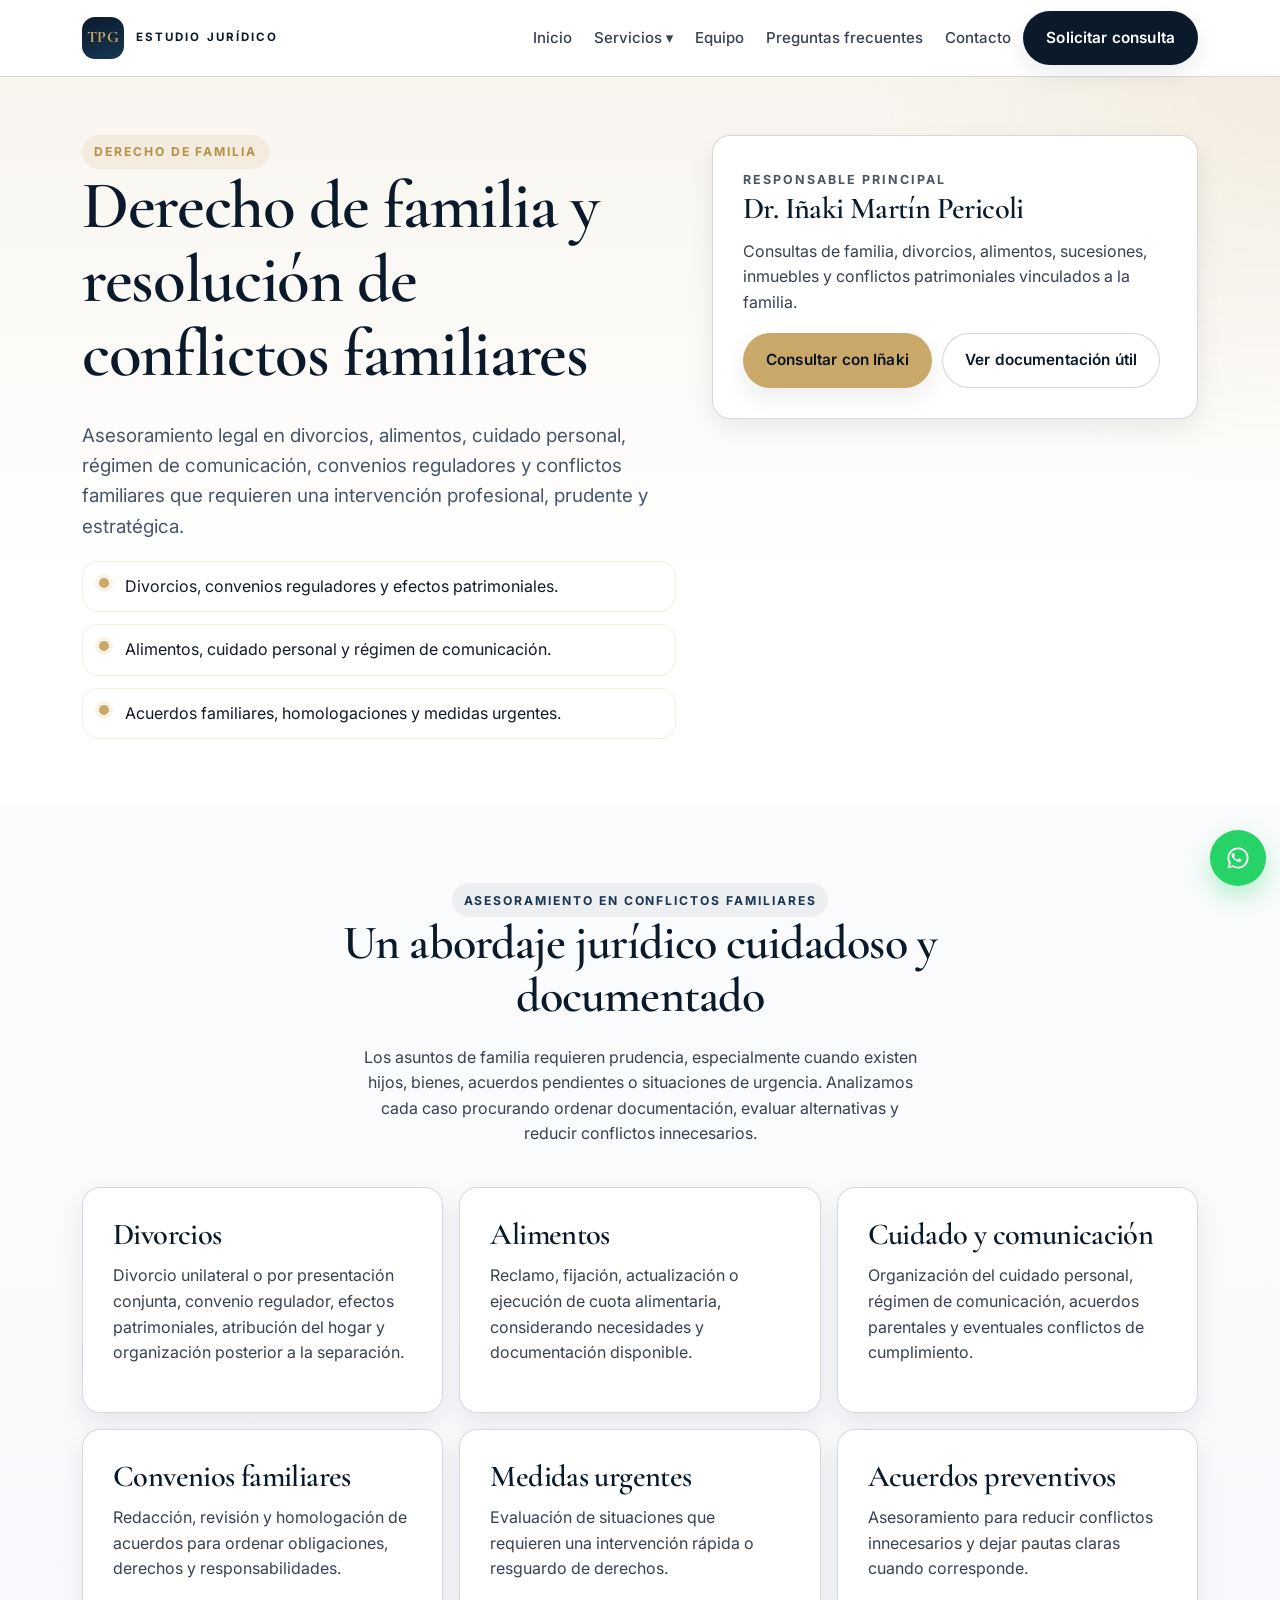
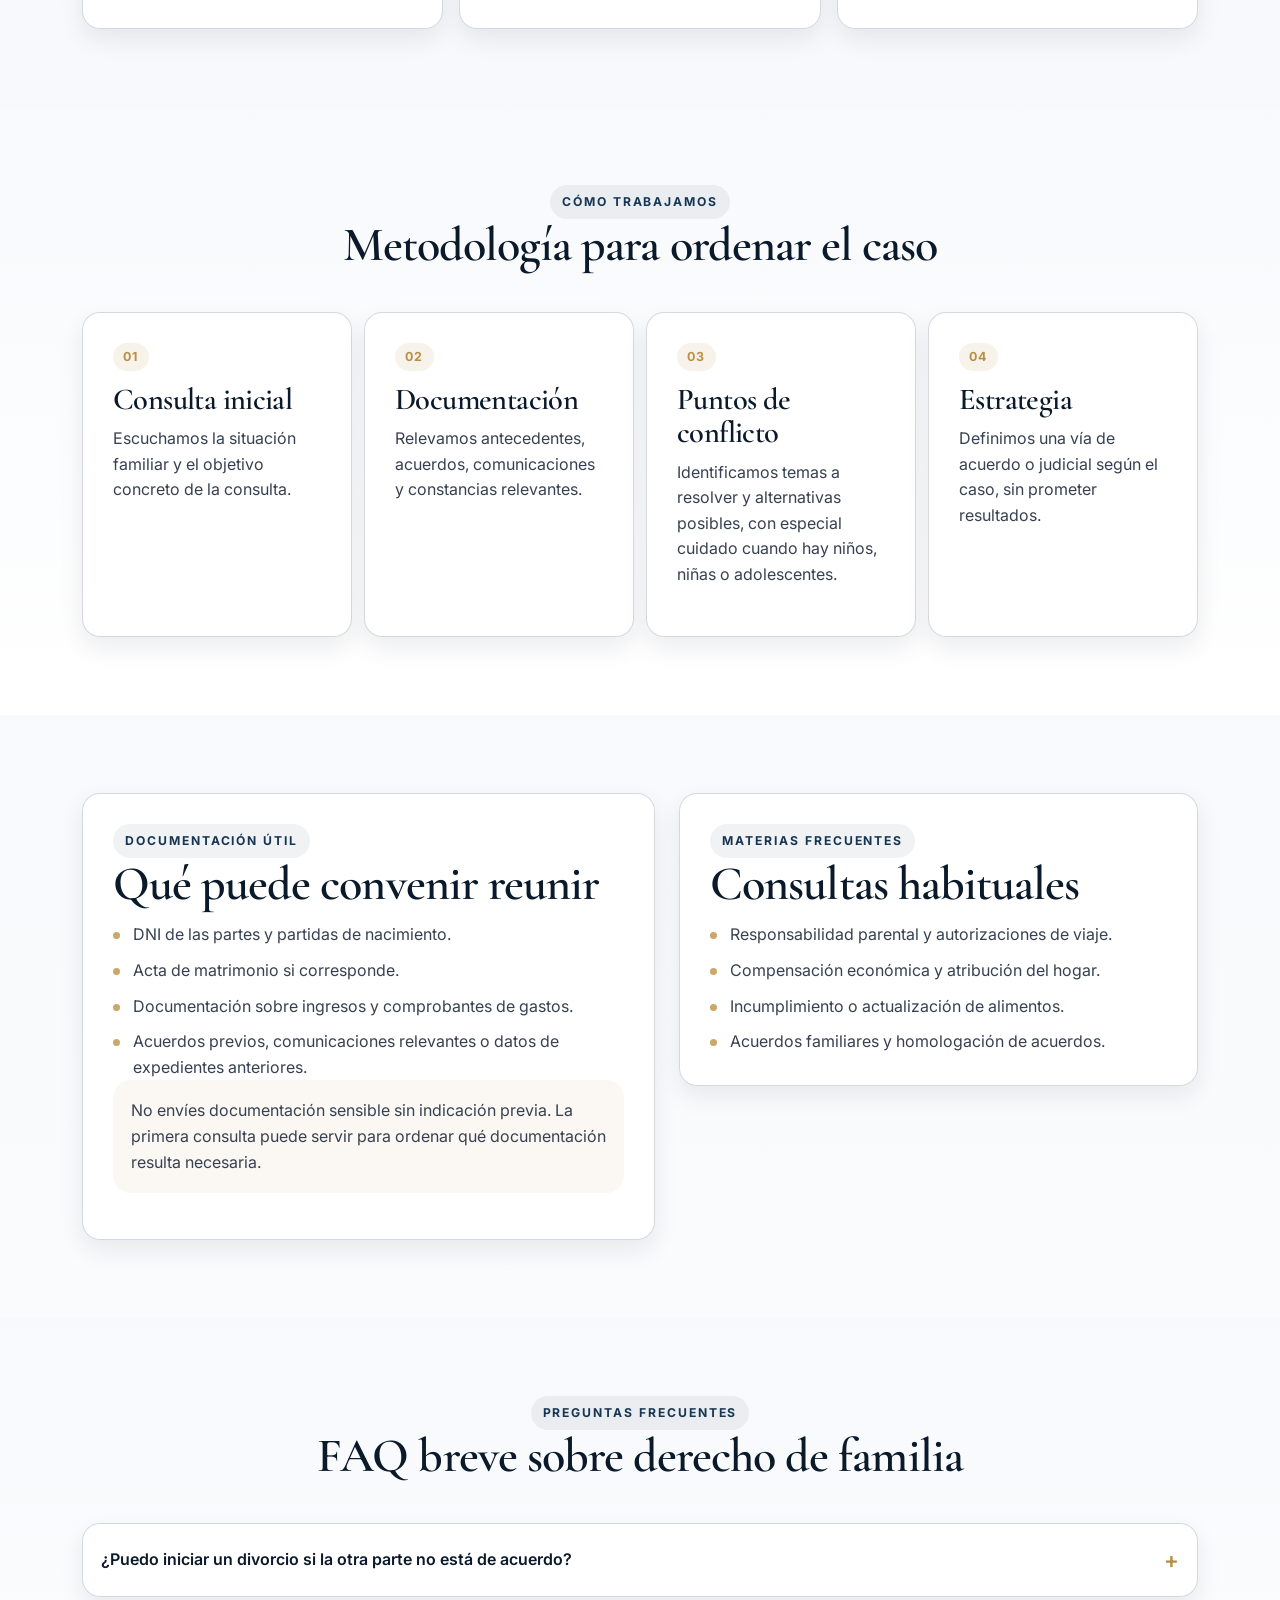
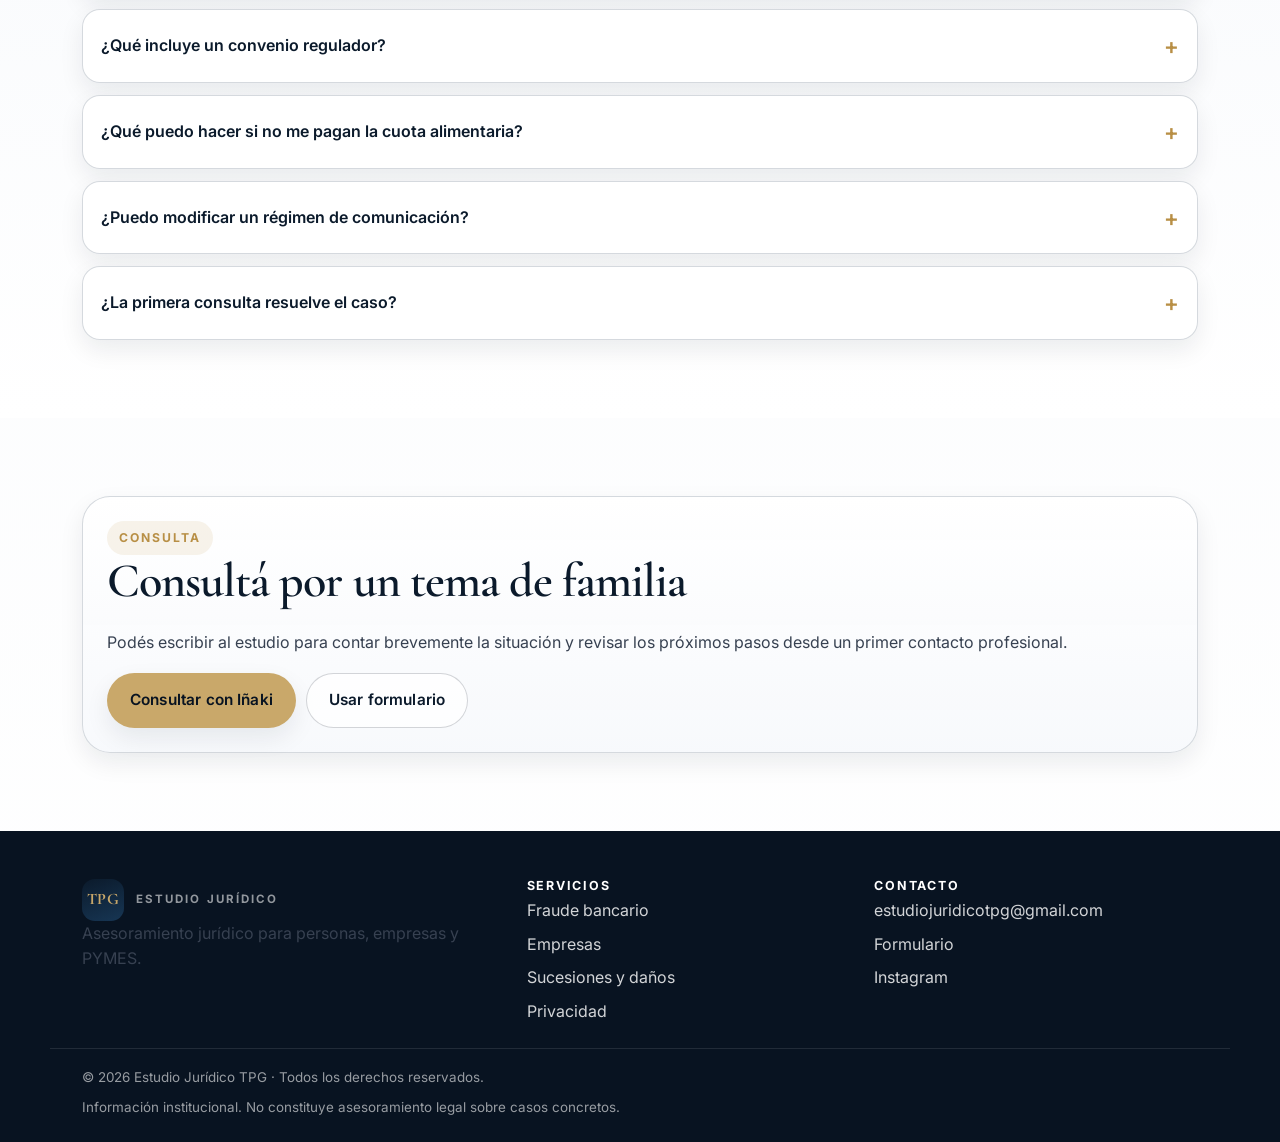
<file: familia.html>
<!doctype html>
<html lang="es-AR">
<head>
  <meta charset="utf-8" />
  <meta name="viewport" content="width=device-width, initial-scale=1, viewport-fit=cover" />
  <meta name="theme-color" content="#0b1a2b" />
  <title>Derecho de familia | Divorcios, alimentos y acuerdos familiares | Estudio Jurídico TPG</title>
  <meta name="description" content="Asesoramiento legal en derecho de familia: divorcios, alimentos, cuidado personal, régimen de comunicación, convenios reguladores y conflictos familiares." />
  <link rel="canonical" href="https://www.estudiojuridicotpg.com.ar/familia" />
  <meta property="og:type" content="article" />
  <meta property="og:title" content="Derecho de familia | Estudio Jurídico TPG" />
  <meta property="og:description" content="Divorcios, alimentos, cuidado personal, régimen de comunicación, convenios reguladores y conflictos familiares con abordaje prudente." />
  <meta property="og:url" content="https://www.estudiojuridicotpg.com.ar/familia" />
  <meta property="og:image" content="https://www.estudiojuridicotpg.com.ar/og-image.png" />
  <meta name="twitter:card" content="summary_large_image" />
  <meta name="twitter:title" content="Derecho de familia | Estudio Jurídico TPG" />
  <meta name="twitter:description" content="Asesoramiento en divorcios, alimentos, cuidado personal, régimen de comunicación y acuerdos familiares." />
  <link rel="icon" href="data:image/svg+xml,%3Csvg xmlns='http://www.w3.org/2000/svg' viewBox='0 0 64 64'%3E%3Crect width='64' height='64' rx='12' fill='%230b1a2b'/%3E%3Ctext x='50%25' y='54%25' text-anchor='middle' font-family='Georgia,serif' font-weight='700' font-size='28' fill='%23c9a86a'%3ETPG%3C/text%3E%3C/svg%3E" />
  <link rel="preconnect" href="https://fonts.googleapis.com" />
  <link rel="preconnect" href="https://fonts.gstatic.com" crossorigin />
  <link href="https://fonts.googleapis.com/css2?family=Cormorant+Garamond:wght@500;600;700&family=Inter:wght@400;500;600;700&display=swap" rel="stylesheet" />
  <link rel="stylesheet" href="styles.css" />
  <script type="application/ld+json">
  {
    "@context": "https://schema.org",
    "@type": "FAQPage",
    "mainEntity": [
      {
        "@type": "Question",
        "name": "¿Puedo iniciar un divorcio si la otra parte no está de acuerdo?",
        "acceptedAnswer": {
          "@type": "Answer",
          "text": "Sí. En Argentina el divorcio puede ser solicitado por una sola de las partes. La existencia de desacuerdos puede requerir resolver cuestiones vinculadas al convenio regulador, bienes, alimentos, cuidado personal u otros efectos derivados."
        }
      },
      {
        "@type": "Question",
        "name": "¿Qué incluye un convenio regulador?",
        "acceptedAnswer": {
          "@type": "Answer",
          "text": "Puede incluir aspectos patrimoniales, atribución del hogar, distribución de bienes, alimentos, cuidado personal, régimen de comunicación y otras pautas posteriores a la separación."
        }
      },
      {
        "@type": "Question",
        "name": "¿Qué puedo hacer si no me pagan la cuota alimentaria?",
        "acceptedAnswer": {
          "@type": "Answer",
          "text": "Puede evaluarse la vía adecuada para reclamar, ejecutar o actualizar la cuota alimentaria, según la documentación disponible y la existencia de acuerdos o resoluciones previas."
        }
      }
    ]
  }
  </script>
</head>
<body>
  <a class="skip-link" href="#main">Saltar al contenido</a>
  <header class="site-header" id="top">
    <div class="container header__inner">
      <a href="/" class="brand" aria-label="Estudio Jurídico TPG - Inicio">
        <span class="brand__mark" aria-hidden="true">TPG</span>
        <span class="brand__text"><strong>Estudio Jurídico</strong></span>
      </a>
      <nav class="nav" aria-label="Navegación principal">
        <ul class="nav__list">
          <li><a href="/">Inicio</a></li>
          <li class="has-dropdown">
            <a href="/#servicios" aria-haspopup="true">Servicios <span aria-hidden="true">▾</span></a>
            <ul class="dropdown" role="menu">
              <li><a href="/fraude-bancario" role="menuitem">Fraude bancario</a></li>
              <li><a href="/empresas" role="menuitem">Empresas y PYMES</a></li>
              <li><a href="/laboral-art" role="menuitem">Laboral / ART</a></li>
              <li><a href="/amparos-salud" role="menuitem">Amparos de salud</a></li>
              <li><a href="/usucapion" role="menuitem">Usucapión</a></li>
              <li><a href="/sucesiones-danos" role="menuitem">Sucesiones y daños</a></li>
              <li><a href="/familia" role="menuitem">Familia</a></li>
            </ul>
          </li>
          <li><a href="/#equipo">Equipo</a></li>
          <li><a href="/#faq">Preguntas frecuentes</a></li>
          <li><a href="/#contacto">Contacto</a></li>
        </ul>
      </nav>
      <a class="btn btn--primary header__cta" href="/#consulta-rapida">Solicitar consulta</a>
      <button class="nav__toggle" id="navToggle" aria-controls="mobileNav" aria-expanded="false" aria-label="Abrir menú"><span></span><span></span><span></span></button>
    </div>
    <button class="mobile-nav__backdrop" id="mobileNavBackdrop" hidden tabindex="-1" aria-hidden="true"></button>
    <div class="mobile-nav" id="mobileNav" hidden role="dialog" aria-modal="true" aria-label="Menú principal móvil">
      <div class="mobile-nav__head">
        <p class="mobile-nav__eyebrow">Navegación</p>
        <button class="mobile-nav__close" id="mobileNavClose" type="button" aria-label="Cerrar menú"><span aria-hidden="true">×</span></button>
      </div>
      <ul class="mobile-nav__list">
        <li><a href="/">Inicio</a></li>
        <li><a href="/#servicios">Servicios</a></li>
        <li><a href="/#equipo">Equipo</a></li>
        <li><a href="/#faq">Preguntas frecuentes</a></li>
        <li><a href="/#contacto">Contacto</a></li>
      </ul>
      <div class="mobile-nav__actions">
        <a class="btn btn--primary btn--block" href="https://wa.me/5491160231009?text=Hola%20I%C3%B1aki%2C%20quiero%20hacer%20una%20consulta%20por%20un%20tema%20de%20familia%20con%20Estudio%20Jur%C3%ADdico%20TPG." target="_blank" rel="noopener">Consultar con Iñaki</a>
      </div>
    </div>
  </header>

  <main id="main">
    <section class="page-hero" aria-labelledby="hero-title">
      <div class="container page-hero__grid">
        <div class="reveal">
          <span class="eyebrow eyebrow--gold">Derecho de familia</span>
          <h1 id="hero-title">Derecho de familia y resolución de conflictos familiares</h1>
          <p class="lead">Asesoramiento legal en divorcios, alimentos, cuidado personal, régimen de comunicación, convenios reguladores y conflictos familiares que requieren una intervención profesional, prudente y estratégica.</p>
          <ul class="page-hero__points" aria-label="Alcance del servicio">
            <li>Divorcios, convenios reguladores y efectos patrimoniales.</li>
            <li>Alimentos, cuidado personal y régimen de comunicación.</li>
            <li>Acuerdos familiares, homologaciones y medidas urgentes.</li>
          </ul>
        </div>
        <aside class="page-hero__card reveal">
          <span class="card__title">Responsable principal</span>
          <h3>Dr. Iñaki Martín Pericoli</h3>
          <p>Consultas de familia, divorcios, alimentos, sucesiones, inmuebles y conflictos patrimoniales vinculados a la familia.</p>
          <div class="page-hero__actions">
            <a class="btn btn--gold" href="https://wa.me/5491160231009?text=Hola%20I%C3%B1aki%2C%20quiero%20hacer%20una%20consulta%20por%20un%20tema%20de%20familia%20con%20Estudio%20Jur%C3%ADdico%20TPG." target="_blank" rel="noopener">Consultar con Iñaki</a>
            <a class="btn btn--ghost" href="#documentacion">Ver documentación útil</a>
          </div>
        </aside>
      </div>
    </section>

    <section class="section" aria-labelledby="familia-asesoramiento-title">
      <div class="container">
        <div class="section__header reveal">
          <span class="eyebrow">Asesoramiento en conflictos familiares</span>
          <h2 id="familia-asesoramiento-title">Un abordaje jurídico cuidadoso y documentado</h2>
          <p>Los asuntos de familia requieren prudencia, especialmente cuando existen hijos, bienes, acuerdos pendientes o situaciones de urgencia. Analizamos cada caso procurando ordenar documentación, evaluar alternativas y reducir conflictos innecesarios.</p>
        </div>
        <div class="issue-grid">
          <article class="card reveal"><h3>Divorcios</h3><p>Divorcio unilateral o por presentación conjunta, convenio regulador, efectos patrimoniales, atribución del hogar y organización posterior a la separación.</p></article>
          <article class="card reveal"><h3>Alimentos</h3><p>Reclamo, fijación, actualización o ejecución de cuota alimentaria, considerando necesidades y documentación disponible.</p></article>
          <article class="card reveal"><h3>Cuidado y comunicación</h3><p>Organización del cuidado personal, régimen de comunicación, acuerdos parentales y eventuales conflictos de cumplimiento.</p></article>
          <article class="card reveal"><h3>Convenios familiares</h3><p>Redacción, revisión y homologación de acuerdos para ordenar obligaciones, derechos y responsabilidades.</p></article>
          <article class="card reveal"><h3>Medidas urgentes</h3><p>Evaluación de situaciones que requieren una intervención rápida o resguardo de derechos.</p></article>
          <article class="card reveal"><h3>Acuerdos preventivos</h3><p>Asesoramiento para reducir conflictos innecesarios y dejar pautas claras cuando corresponde.</p></article>
        </div>
      </div>
    </section>

    <section class="section section--alt" aria-labelledby="metodologia-title">
      <div class="container">
        <header class="section__header reveal">
          <span class="eyebrow">Cómo trabajamos</span>
          <h2 id="metodologia-title">Metodología para ordenar el caso</h2>
        </header>
        <div class="method-steps">
          <article class="method-card reveal"><span class="method-card__num">01</span><h3>Consulta inicial</h3><p>Escuchamos la situación familiar y el objetivo concreto de la consulta.</p></article>
          <article class="method-card reveal"><span class="method-card__num">02</span><h3>Documentación</h3><p>Relevamos antecedentes, acuerdos, comunicaciones y constancias relevantes.</p></article>
          <article class="method-card reveal"><span class="method-card__num">03</span><h3>Puntos de conflicto</h3><p>Identificamos temas a resolver y alternativas posibles, con especial cuidado cuando hay niños, niñas o adolescentes.</p></article>
          <article class="method-card reveal"><span class="method-card__num">04</span><h3>Estrategia</h3><p>Definimos una vía de acuerdo o judicial según el caso, sin prometer resultados.</p></article>
        </div>
      </div>
    </section>

    <section id="documentacion" class="section" aria-labelledby="documentacion-title">
      <div class="container page-grid">
        <article class="card reveal">
          <span class="eyebrow">Documentación útil</span>
          <h2 id="documentacion-title">Qué puede convenir reunir</h2>
          <ul class="content-list">
            <li>DNI de las partes y partidas de nacimiento.</li>
            <li>Acta de matrimonio si corresponde.</li>
            <li>Documentación sobre ingresos y comprobantes de gastos.</li>
            <li>Acuerdos previos, comunicaciones relevantes o datos de expedientes anteriores.</li>
          </ul>
          <p class="page-note">No envíes documentación sensible sin indicación previa. La primera consulta puede servir para ordenar qué documentación resulta necesaria.</p>
        </article>
        <article class="card reveal">
          <span class="eyebrow">Materias frecuentes</span>
          <h2>Consultas habituales</h2>
          <ul class="content-list">
            <li>Responsabilidad parental y autorizaciones de viaje.</li>
            <li>Compensación económica y atribución del hogar.</li>
            <li>Incumplimiento o actualización de alimentos.</li>
            <li>Acuerdos familiares y homologación de acuerdos.</li>
          </ul>
        </article>
      </div>
    </section>

    <section class="section section--alt" aria-labelledby="faq-title">
      <div class="container">
        <header class="section__header reveal">
          <span class="eyebrow">Preguntas frecuentes</span>
          <h2 id="faq-title">FAQ breve sobre derecho de familia</h2>
        </header>
        <div class="faq reveal">
          <details><summary>¿Puedo iniciar un divorcio si la otra parte no está de acuerdo?</summary><p>Sí. En Argentina el divorcio puede ser solicitado por una sola de las partes. Los desacuerdos pueden requerir resolver cuestiones vinculadas al convenio regulador, bienes, alimentos o cuidado personal.</p></details>
          <details><summary>¿Qué incluye un convenio regulador?</summary><p>Puede incluir aspectos patrimoniales, atribución del hogar, distribución de bienes, alimentos, cuidado personal, régimen de comunicación y otras pautas posteriores a la separación.</p></details>
          <details><summary>¿Qué puedo hacer si no me pagan la cuota alimentaria?</summary><p>Puede evaluarse la vía adecuada para reclamar, ejecutar o actualizar la cuota alimentaria, según la documentación disponible y la existencia de acuerdos o resoluciones previas.</p></details>
          <details><summary>¿Puedo modificar un régimen de comunicación?</summary><p>Sí. Puede evaluarse cuando cambiaron las circunstancias o cuando el régimen vigente no se cumple o no resulta adecuado para la dinámica familiar actual.</p></details>
          <details><summary>¿La primera consulta resuelve el caso?</summary><p>No. La consulta inicial permite conocer la situación, revisar la documentación disponible y orientar los próximos pasos. No se prometen resultados.</p></details>
        </div>
      </div>
    </section>

    <section class="section" aria-labelledby="cta-title">
      <div class="container">
        <div class="page-cta reveal">
          <span class="eyebrow eyebrow--gold">Consulta</span>
          <h2 id="cta-title">Consultá por un tema de familia</h2>
          <p>Podés escribir al estudio para contar brevemente la situación y revisar los próximos pasos desde un primer contacto profesional.</p>
          <div class="page-cta__actions">
            <a class="btn btn--gold" href="https://wa.me/5491160231009?text=Hola%20I%C3%B1aki%2C%20quiero%20hacer%20una%20consulta%20por%20un%20tema%20de%20familia%20con%20Estudio%20Jur%C3%ADdico%20TPG." target="_blank" rel="noopener">Consultar con Iñaki</a>
            <a class="btn btn--ghost" href="/#consulta-rapida">Usar formulario</a>
          </div>
        </div>
      </div>
    </section>
  </main>

  <footer class="site-footer">
    <div class="container footer__grid">
      <div><div class="brand brand--footer"><span class="brand__mark" aria-hidden="true">TPG</span><span class="brand__text"><strong>Estudio Jurídico</strong></span></div><p>Asesoramiento jurídico para personas, empresas y PYMES.</p></div>
      <div><h4>Servicios</h4><ul class="footer__links"><li><a href="/fraude-bancario">Fraude bancario</a></li><li><a href="/empresas">Empresas</a></li><li><a href="/sucesiones-danos">Sucesiones y daños</a></li><li><a href="/privacidad">Privacidad</a></li></ul></div>
      <div><h4>Contacto</h4><ul class="footer__links"><li><a href="mailto:estudiojuridicotpg@gmail.com">estudiojuridicotpg@gmail.com</a></li><li><a href="/#contacto">Formulario</a></li><li><a href="https://www.instagram.com/tpgestudiojuridico/" target="_blank" rel="noopener">Instagram</a></li></ul></div>
    </div>
    <div class="container footer__bottom">
      <span>© <span id="year"></span> Estudio Jurídico TPG · Todos los derechos reservados.</span>
      <span>Información institucional. No constituye asesoramiento legal sobre casos concretos.</span>
    </div>
  </footer>

  <a class="wa-float" href="https://wa.me/5491160231009?text=Hola%20I%C3%B1aki%2C%20quiero%20hacer%20una%20consulta%20por%20un%20tema%20de%20familia%20con%20Estudio%20Jur%C3%ADdico%20TPG." target="_blank" rel="noopener" aria-label="Consultar por WhatsApp">
    <svg viewBox="0 0 32 32" aria-hidden="true" focusable="false"><path fill="currentColor" d="M19.11 17.43c-.27-.13-1.6-.79-1.85-.88-.25-.09-.43-.13-.61.13-.18.27-.7.88-.86 1.06-.16.18-.31.2-.58.07-.27-.13-1.13-.42-2.16-1.34-.8-.71-1.34-1.59-1.5-1.86-.16-.27-.02-.41.12-.55.12-.12.27-.31.41-.47.13-.16.18-.27.27-.45.09-.18.04-.34-.02-.47-.07-.13-.61-1.46-.83-2-.22-.53-.44-.46-.61-.47l-.52-.01c-.18 0-.47.07-.72.34-.25.27-.95.93-.95 2.27 0 1.34.97 2.63 1.11 2.81.13.18 1.91 2.92 4.63 4.09.65.28 1.15.45 1.55.58.65.21 1.24.18 1.71.11.52-.08 1.6-.65 1.83-1.28.23-.63.23-1.17.16-1.28-.07-.11-.25-.18-.52-.31zM16.02 4C9.39 4 4 9.39 4 16.02c0 2.13.56 4.21 1.62 6.04L4 28l6.07-1.59A12 12 0 1 0 16.02 4zm0 21.94c-1.84 0-3.65-.49-5.23-1.42l-.38-.22-3.6.94.96-3.51-.25-.39A9.96 9.96 0 1 1 16.02 25.94z"/></svg>
  </a>
  <script src="script.js"></script>
  <script defer src="https://static.cloudflareinsights.com/beacon.min.js" data-cf-beacon='{"token": "365ba94cfb7548d4a62223a97e2963ed"}'></script>
</body>
</html>
</file>
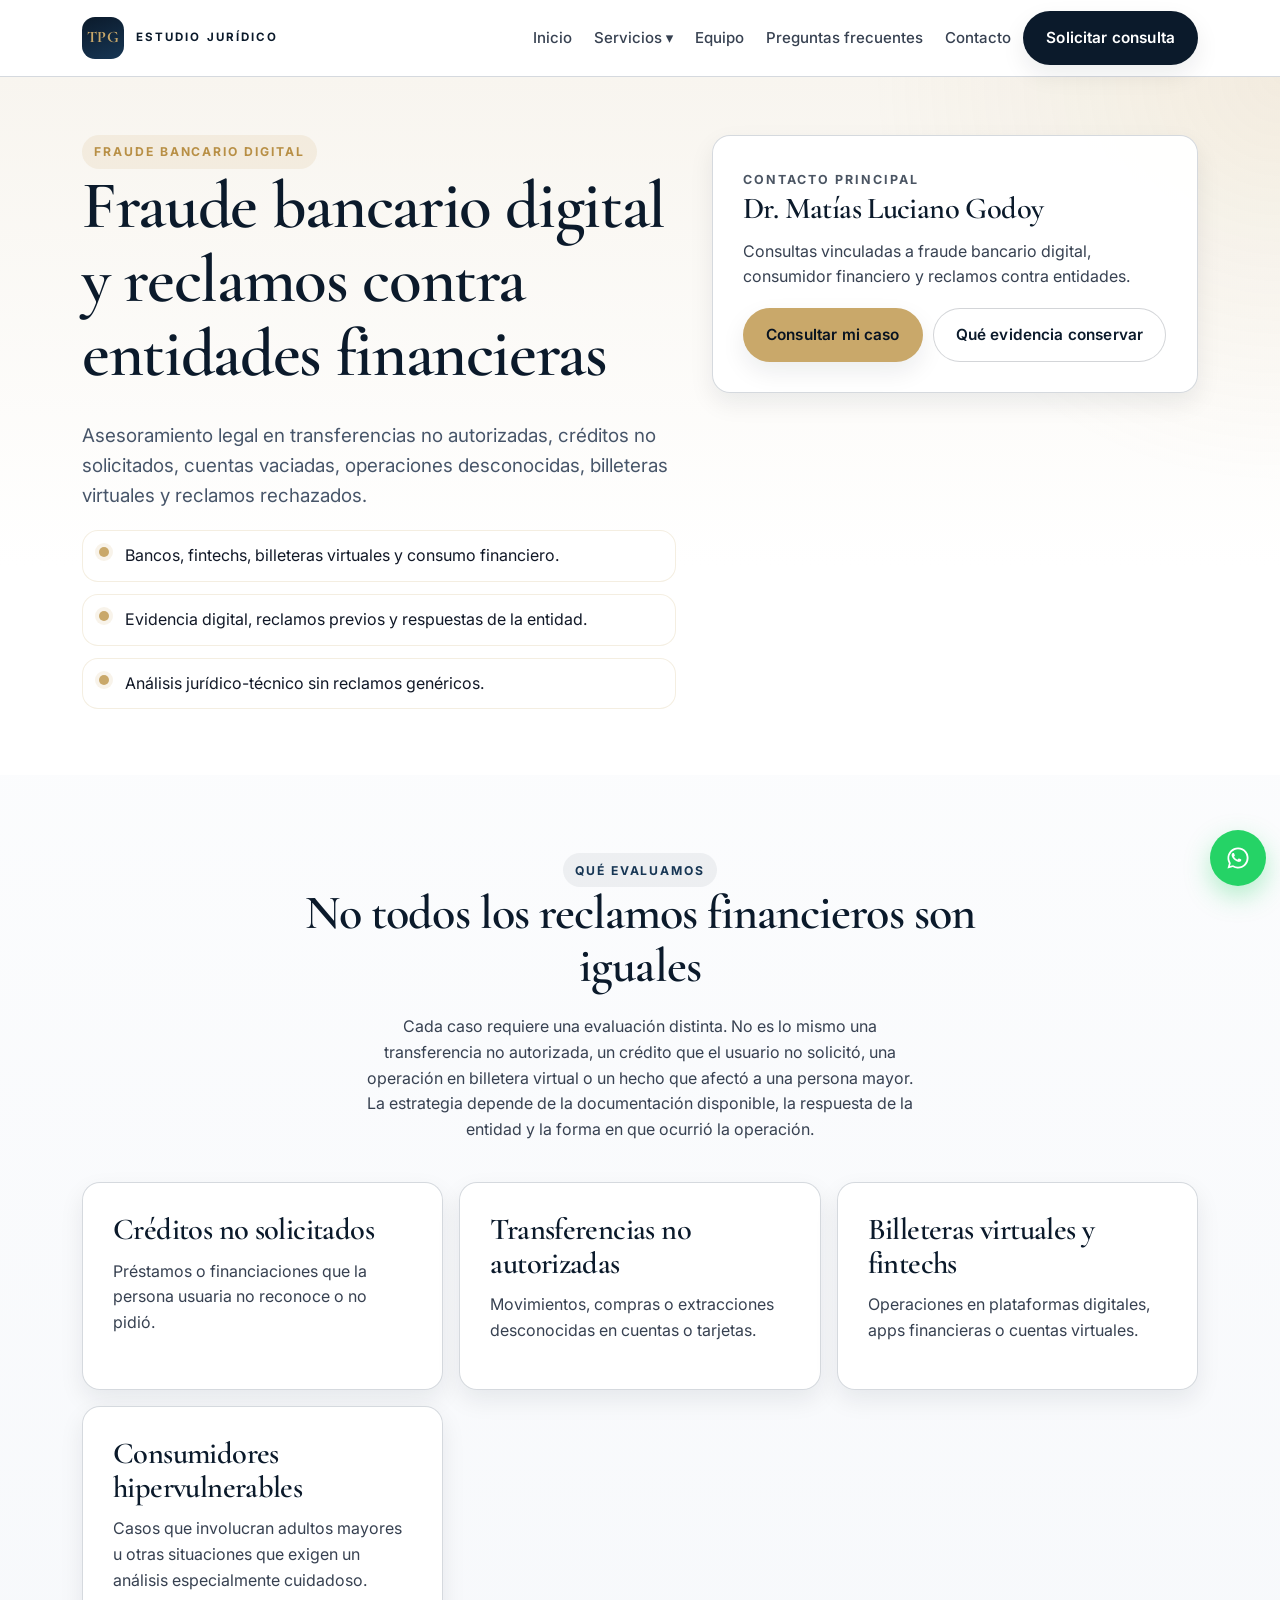
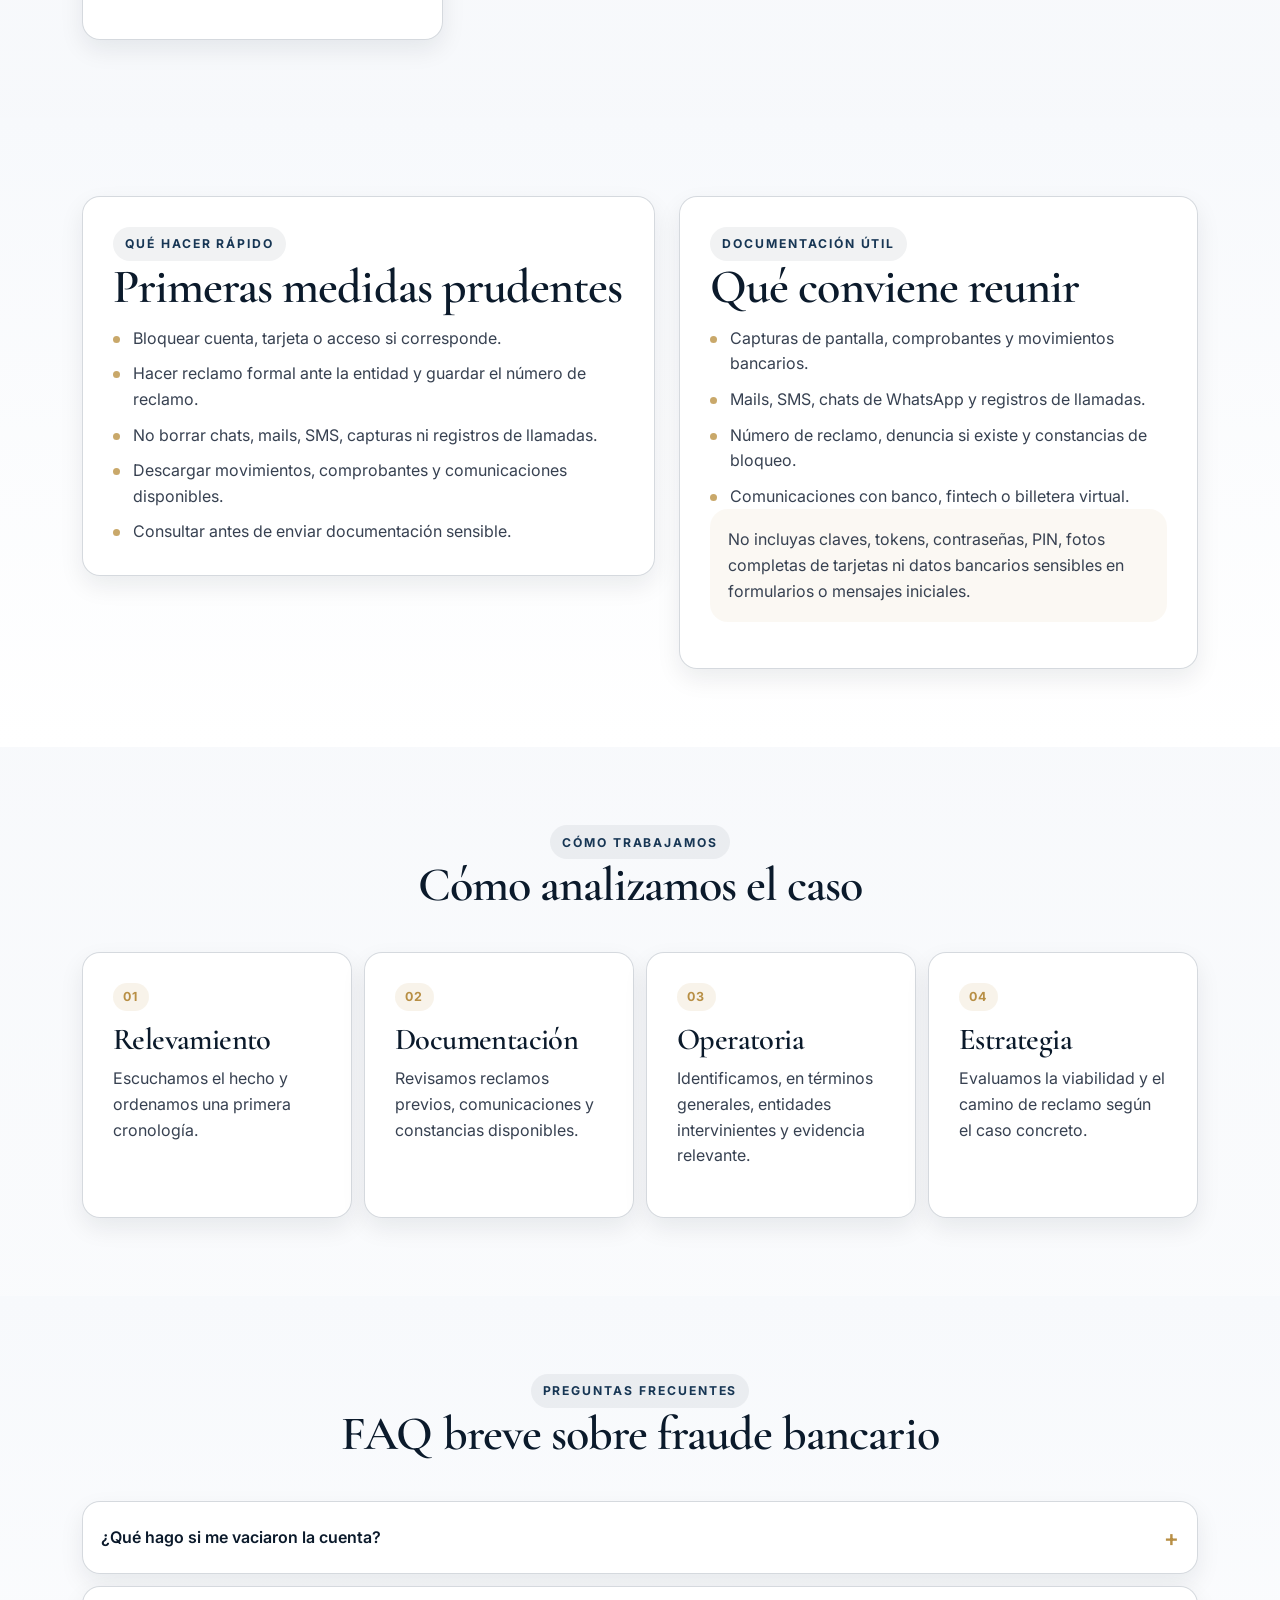
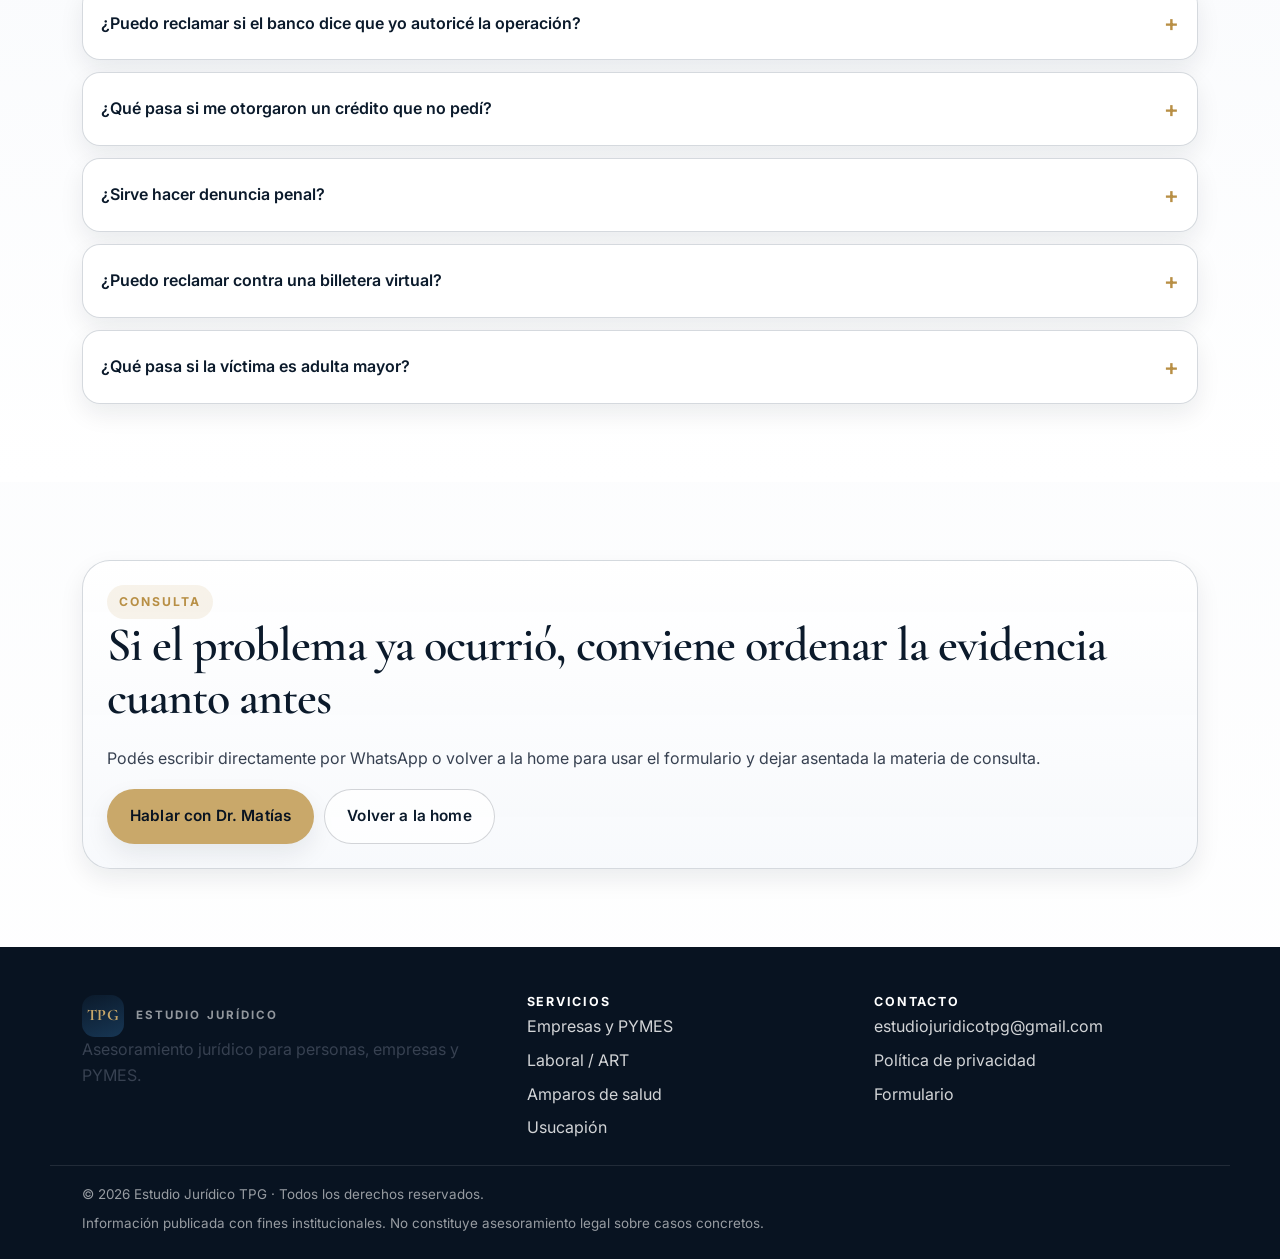
<file: fraude-bancario.html>
<!doctype html>
<html lang="es-AR">
<head>
  <meta charset="utf-8" />
  <meta name="viewport" content="width=device-width, initial-scale=1, viewport-fit=cover" />
  <meta name="theme-color" content="#0b1a2b" />
  <title>Fraude bancario digital y reclamos contra entidades financieras | Estudio Jurídico TPG</title>
  <meta name="description" content="Asesoramiento legal en transferencias no autorizadas, créditos no solicitados, cuentas vaciadas, operaciones desconocidas, billeteras virtuales y reclamos rechazados." />
  <link rel="canonical" href="https://www.estudiojuridicotpg.com.ar/fraude-bancario" />
  <meta property="og:type" content="article" />
  <meta property="og:title" content="Fraude bancario digital y reclamos contra entidades financieras | Estudio Jurídico TPG" />
  <meta property="og:description" content="Asesoramiento legal para reclamos contra bancos, fintechs y billeteras virtuales en casos de fraude bancario digital." />
  <meta property="og:url" content="https://www.estudiojuridicotpg.com.ar/fraude-bancario" />
  <meta property="og:image" content="https://www.estudiojuridicotpg.com.ar/og-image.png" />
  <meta name="twitter:card" content="summary_large_image" />
  <meta name="twitter:title" content="Fraude bancario digital y reclamos financieros | Estudio Jurídico TPG" />
  <meta name="twitter:description" content="Transferencias no autorizadas, homebanking, fintechs y preservación de evidencia digital." />
  <link rel="icon" href="data:image/svg+xml,%3Csvg xmlns='http://www.w3.org/2000/svg' viewBox='0 0 64 64'%3E%3Crect width='64' height='64' rx='12' fill='%230b1a2b'/%3E%3Ctext x='50%25' y='54%25' text-anchor='middle' font-family='Georgia,serif' font-weight='700' font-size='28' fill='%23c9a86a'%3ETPG%3C/text%3E%3C/svg%3E" />
  <link rel="preconnect" href="https://fonts.googleapis.com" />
  <link rel="preconnect" href="https://fonts.gstatic.com" crossorigin />
  <link href="https://fonts.googleapis.com/css2?family=Cormorant+Garamond:wght@500;600;700&family=Inter:wght@400;500;600;700&display=swap" rel="stylesheet" />
  <link rel="stylesheet" href="styles.css" />
  <script type="application/ld+json">
  {
    "@context": "https://schema.org",
    "@type": "FAQPage",
    "mainEntity": [
      {
        "@type": "Question",
        "name": "¿Qué hago si me vaciaron la cuenta o tuve transferencias no autorizadas?",
        "acceptedAnswer": {
          "@type": "Answer",
          "text": "Conviene preservar evidencia, revisar los movimientos, reunir capturas, correos y comunicaciones con la entidad, y evaluar rápidamente la estrategia de reclamo."
        }
      },
      {
        "@type": "Question",
        "name": "¿Atienden casos con billeteras virtuales y fintechs?",
        "acceptedAnswer": {
          "@type": "Answer",
          "text": "Sí. Se revisan operaciones no autorizadas y reclamos vinculados con bancos, fintechs y billeteras virtuales según la plataforma interviniente."
        }
      }
    ]
  }
  </script>
</head>
<body>
  <a class="skip-link" href="#main">Saltar al contenido</a>
  <header class="site-header" id="top">
    <div class="container header__inner">
      <a href="/" class="brand" aria-label="Estudio Jurídico TPG - Inicio">
        <span class="brand__mark" aria-hidden="true">TPG</span>
        <span class="brand__text"><strong>Estudio Jurídico</strong><em>TPG</em></span>
      </a>
      <nav class="nav" aria-label="Navegación principal">
        <ul class="nav__list">
          <li><a href="/">Inicio</a></li>
          <li class="has-dropdown">
            <a href="/#servicios" aria-haspopup="true">Servicios <span aria-hidden="true">▾</span></a>
            <ul class="dropdown" role="menu">
              <li><a href="/fraude-bancario" role="menuitem">Fraude bancario</a></li>
              <li><a href="/empresas" role="menuitem">Empresas y PYMES</a></li>
              <li><a href="/laboral-art" role="menuitem">Laboral / ART</a></li>
              <li><a href="/amparos-salud" role="menuitem">Amparos de salud</a></li>
              <li><a href="/usucapion" role="menuitem">Usucapión</a></li>
              <li><a href="/sucesiones-danos" role="menuitem">Sucesiones y daños</a></li>
              <li><a href="/familia" role="menuitem">Familia</a></li>
            </ul>
          </li>
          <li><a href="/#equipo">Equipo</a></li>
          <li><a href="/#faq">Preguntas frecuentes</a></li>
          <li><a href="/#contacto">Contacto</a></li>
        </ul>
      </nav>
      <a class="btn btn--primary header__cta" href="/#consulta-rapida">Solicitar consulta</a>
      <button class="nav__toggle" id="navToggle" aria-controls="mobileNav" aria-expanded="false" aria-label="Abrir menú"><span></span><span></span><span></span></button>
    </div>
    <button class="mobile-nav__backdrop" id="mobileNavBackdrop" hidden tabindex="-1" aria-hidden="true"></button>
    <div class="mobile-nav" id="mobileNav" hidden role="dialog" aria-modal="true" aria-label="Menú principal móvil">
      <div class="mobile-nav__head">
        <p class="mobile-nav__eyebrow">Navegación</p>
        <button class="mobile-nav__close" id="mobileNavClose" type="button" aria-label="Cerrar menú"><span aria-hidden="true">×</span></button>
      </div>
      <ul class="mobile-nav__list">
        <li><a href="/">Inicio</a></li>
        <li><a href="/#servicios">Servicios</a></li>
        <li><a href="/#equipo">Equipo</a></li>
        <li><a href="/#faq">Preguntas frecuentes</a></li>
        <li><a href="/#contacto">Contacto</a></li>
      </ul>
      <div class="mobile-nav__actions">
        <a class="btn btn--primary btn--block" href="https://wa.me/5491155857623?text=Hola%2C%20quiero%20hacer%20una%20consulta%20por%20fraude%20bancario%20digital%20con%20Estudio%20Jur%C3%ADdico%20TPG." target="_blank" rel="noopener">Consultar ahora</a>
      </div>
    </div>
  </header>

  <main id="main">
    <section class="page-hero" aria-labelledby="hero-title">
      <div class="container page-hero__grid">
        <div class="reveal">
          <span class="eyebrow eyebrow--gold">Fraude bancario digital</span>
          <h1 id="hero-title">Fraude bancario digital y reclamos contra entidades financieras</h1>
          <p class="lead">Asesoramiento legal en transferencias no autorizadas, créditos no solicitados, cuentas vaciadas, operaciones desconocidas, billeteras virtuales y reclamos rechazados.</p>
          <ul class="page-hero__points" aria-label="Alcance del servicio">
            <li>Bancos, fintechs, billeteras virtuales y consumo financiero.</li>
            <li>Evidencia digital, reclamos previos y respuestas de la entidad.</li>
            <li>Análisis jurídico-técnico sin reclamos genéricos.</li>
          </ul>
        </div>
        <aside class="page-hero__card reveal">
          <span class="card__title">Contacto principal</span>
          <h3>Dr. Matías Luciano Godoy</h3>
          <p>Consultas vinculadas a fraude bancario digital, consumidor financiero y reclamos contra entidades.</p>
          <div class="page-hero__actions">
            <a class="btn btn--gold" href="https://wa.me/5491155857623?text=Hola%20Dr.%20Mat%C3%ADas%2C%20te%20escribo%20desde%20Estudio%20Jur%C3%ADdico%20TPG%20por%20una%20consulta%20de%20fraude%20bancario%20digital." target="_blank" rel="noopener">Consultar mi caso</a>
            <a class="btn btn--ghost" href="#evidencia">Qué evidencia conservar</a>
          </div>
        </aside>
      </div>
    </section>

    <section class="section" aria-labelledby="que-evaluamos-title">
      <div class="container">
        <div class="section__header reveal">
          <span class="eyebrow">Qué evaluamos</span>
          <h2 id="que-evaluamos-title">No todos los reclamos financieros son iguales</h2>
          <p>Cada caso requiere una evaluación distinta. No es lo mismo una transferencia no autorizada, un crédito que el usuario no solicitó, una operación en billetera virtual o un hecho que afectó a una persona mayor. La estrategia depende de la documentación disponible, la respuesta de la entidad y la forma en que ocurrió la operación.</p>
        </div>
        <div class="issue-grid">
          <article class="card reveal"><h3>Créditos no solicitados</h3><p>Préstamos o financiaciones que la persona usuaria no reconoce o no pidió.</p></article>
          <article class="card reveal"><h3>Transferencias no autorizadas</h3><p>Movimientos, compras o extracciones desconocidas en cuentas o tarjetas.</p></article>
          <article class="card reveal"><h3>Billeteras virtuales y fintechs</h3><p>Operaciones en plataformas digitales, apps financieras o cuentas virtuales.</p></article>
          <article class="card reveal"><h3>Consumidores hipervulnerables</h3><p>Casos que involucran adultos mayores u otras situaciones que exigen un análisis especialmente cuidadoso.</p></article>
        </div>
      </div>
    </section>

    <section class="section section--alt" id="evidencia" aria-labelledby="cuando-consultar-title">
      <div class="container page-grid">
        <article class="card reveal">
          <span class="eyebrow">Qué hacer rápido</span>
          <h2 id="cuando-consultar-title">Primeras medidas prudentes</h2>
          <ul class="content-list">
            <li>Bloquear cuenta, tarjeta o acceso si corresponde.</li>
            <li>Hacer reclamo formal ante la entidad y guardar el número de reclamo.</li>
            <li>No borrar chats, mails, SMS, capturas ni registros de llamadas.</li>
            <li>Descargar movimientos, comprobantes y comunicaciones disponibles.</li>
            <li>Consultar antes de enviar documentación sensible.</li>
          </ul>
        </article>
        <article class="card reveal">
          <span class="eyebrow">Documentación útil</span>
          <h2>Qué conviene reunir</h2>
          <ul class="content-list">
            <li>Capturas de pantalla, comprobantes y movimientos bancarios.</li>
            <li>Mails, SMS, chats de WhatsApp y registros de llamadas.</li>
            <li>Número de reclamo, denuncia si existe y constancias de bloqueo.</li>
            <li>Comunicaciones con banco, fintech o billetera virtual.</li>
          </ul>
          <p class="page-note">No incluyas claves, tokens, contraseñas, PIN, fotos completas de tarjetas ni datos bancarios sensibles en formularios o mensajes iniciales.</p>
        </article>
      </div>
    </section>

    <section class="section" aria-labelledby="metodologia-title">
      <div class="container">
        <header class="section__header reveal">
          <span class="eyebrow">Cómo trabajamos</span>
          <h2 id="metodologia-title">Cómo analizamos el caso</h2>
        </header>
        <div class="method-steps">
          <article class="method-card reveal"><span class="method-card__num">01</span><h3>Relevamiento</h3><p>Escuchamos el hecho y ordenamos una primera cronología.</p></article>
          <article class="method-card reveal"><span class="method-card__num">02</span><h3>Documentación</h3><p>Revisamos reclamos previos, comunicaciones y constancias disponibles.</p></article>
          <article class="method-card reveal"><span class="method-card__num">03</span><h3>Operatoria</h3><p>Identificamos, en términos generales, entidades intervinientes y evidencia relevante.</p></article>
          <article class="method-card reveal"><span class="method-card__num">04</span><h3>Estrategia</h3><p>Evaluamos la viabilidad y el camino de reclamo según el caso concreto.</p></article>
        </div>
      </div>
    </section>

    <section class="section section--alt" aria-labelledby="faq-title">
      <div class="container">
        <header class="section__header reveal">
          <span class="eyebrow">Preguntas frecuentes</span>
          <h2 id="faq-title">FAQ breve sobre fraude bancario</h2>
        </header>
        <div class="faq reveal">
          <details>
            <summary>¿Qué hago si me vaciaron la cuenta?</summary>
            <p>Conviene bloquear accesos comprometidos si corresponde, reunir evidencia, conservar reclamos y consultar para ordenar los próximos pasos según la entidad interviniente.</p>
          </details>
          <details>
            <summary>¿Puedo reclamar si el banco dice que yo autoricé la operación?</summary>
            <p>Puede evaluarse la documentación, la respuesta de la entidad y las circunstancias del hecho. Cada caso requiere análisis específico.</p>
          </details>
          <details>
            <summary>¿Qué pasa si me otorgaron un crédito que no pedí?</summary>
            <p>Se revisa la operatoria, la documentación disponible, los reclamos efectuados y la respuesta de la entidad para definir una estrategia adecuada.</p>
          </details>
          <details>
            <summary>¿Sirve hacer denuncia penal?</summary>
            <p>Puede ser útil según el caso, pero no reemplaza el análisis del reclamo frente a la entidad financiera o plataforma interviniente.</p>
          </details>
          <details>
            <summary>¿Puedo reclamar contra una billetera virtual?</summary>
            <p>Sí. Se analizan reclamos vinculados con bancos, fintechs y billeteras virtuales según la operatoria y la respuesta recibida.</p>
          </details>
          <details>
            <summary>¿Qué pasa si la víctima es adulta mayor?</summary>
            <p>La situación puede requerir una evaluación especialmente cuidadosa de la documentación, las comunicaciones y el contexto del hecho.</p>
          </details>
        </div>
      </div>
    </section>

    <section class="section" aria-labelledby="cta-title">
      <div class="container">
        <div class="page-cta reveal">
          <span class="eyebrow eyebrow--gold">Consulta</span>
          <h2 id="cta-title">Si el problema ya ocurrió, conviene ordenar la evidencia cuanto antes</h2>
          <p>Podés escribir directamente por WhatsApp o volver a la home para usar el formulario y dejar asentada la materia de consulta.</p>
          <div class="page-cta__actions">
            <a class="btn btn--gold" href="https://wa.me/5491155857623?text=Hola%20Dr.%20Mat%C3%ADas%2C%20te%20escribo%20desde%20Estudio%20Jur%C3%ADdico%20TPG%20por%20una%20consulta%20de%20fraude%20bancario%20digital." target="_blank" rel="noopener">Hablar con Dr. Matías</a>
            <a class="btn btn--ghost" href="/#consulta-rapida">Volver a la home</a>
          </div>
        </div>
      </div>
    </section>
  </main>

  <footer class="site-footer">
    <div class="container footer__grid">
      <div><div class="brand brand--footer"><span class="brand__mark" aria-hidden="true">TPG</span><span class="brand__text"><strong>Estudio Jurídico</strong><em>TPG</em></span></div><p>Asesoramiento jurídico para personas, empresas y PYMES.</p></div>
      <div><h4>Servicios</h4><ul class="footer__links"><li><a href="/empresas">Empresas y PYMES</a></li><li><a href="/laboral-art">Laboral / ART</a></li><li><a href="/amparos-salud">Amparos de salud</a></li><li><a href="/usucapion">Usucapión</a></li></ul></div>
      <div><h4>Contacto</h4><ul class="footer__links"><li><a href="mailto:estudiojuridicotpg@gmail.com">estudiojuridicotpg@gmail.com</a></li><li><a href="/privacidad">Política de privacidad</a></li><li><a href="/#contacto">Formulario</a></li></ul></div>
    </div>
    <div class="container footer__bottom">
      <span>© <span id="year"></span> Estudio Jurídico TPG · Todos los derechos reservados.</span>
      <span>Información publicada con fines institucionales. No constituye asesoramiento legal sobre casos concretos.</span>
    </div>
  </footer>

  <a class="wa-float" href="https://wa.me/5491155857623?text=Hola%2C%20quiero%20hacer%20una%20consulta%20por%20fraude%20bancario%20digital%20con%20Estudio%20Jur%C3%ADdico%20TPG." target="_blank" rel="noopener" aria-label="Consultar por WhatsApp">
    <svg viewBox="0 0 32 32" aria-hidden="true" focusable="false"><path fill="currentColor" d="M19.11 17.43c-.27-.13-1.6-.79-1.85-.88-.25-.09-.43-.13-.61.13-.18.27-.7.88-.86 1.06-.16.18-.31.2-.58.07-.27-.13-1.13-.42-2.16-1.34-.8-.71-1.34-1.59-1.5-1.86-.16-.27-.02-.41.12-.55.12-.12.27-.31.41-.47.13-.16.18-.27.27-.45.09-.18.04-.34-.02-.47-.07-.13-.61-1.46-.83-2-.22-.53-.44-.46-.61-.47l-.52-.01c-.18 0-.47.07-.72.34-.25.27-.95.93-.95 2.27 0 1.34.97 2.63 1.11 2.81.13.18 1.91 2.92 4.63 4.09.65.28 1.15.45 1.55.58.65.21 1.24.18 1.71.11.52-.08 1.6-.65 1.83-1.28.23-.63.23-1.17.16-1.28-.07-.11-.25-.18-.52-.31zM16.02 4C9.39 4 4 9.39 4 16.02c0 2.13.56 4.21 1.62 6.04L4 28l6.07-1.59A12 12 0 1 0 16.02 4zm0 21.94c-1.84 0-3.65-.49-5.23-1.42l-.38-.22-3.6.94.96-3.51-.25-.39A9.96 9.96 0 1 1 16.02 25.94z"/></svg>
  </a>
  <script src="script.js"></script>

  <!-- Cloudflare Web Analytics -->
  <script defer src="https://static.cloudflareinsights.com/beacon.min.js" data-cf-beacon='{"token": "365ba94cfb7548d4a62223a97e2963ed"}'></script>
  <!-- End Cloudflare Web Analytics -->
</body>
</html>
</file>
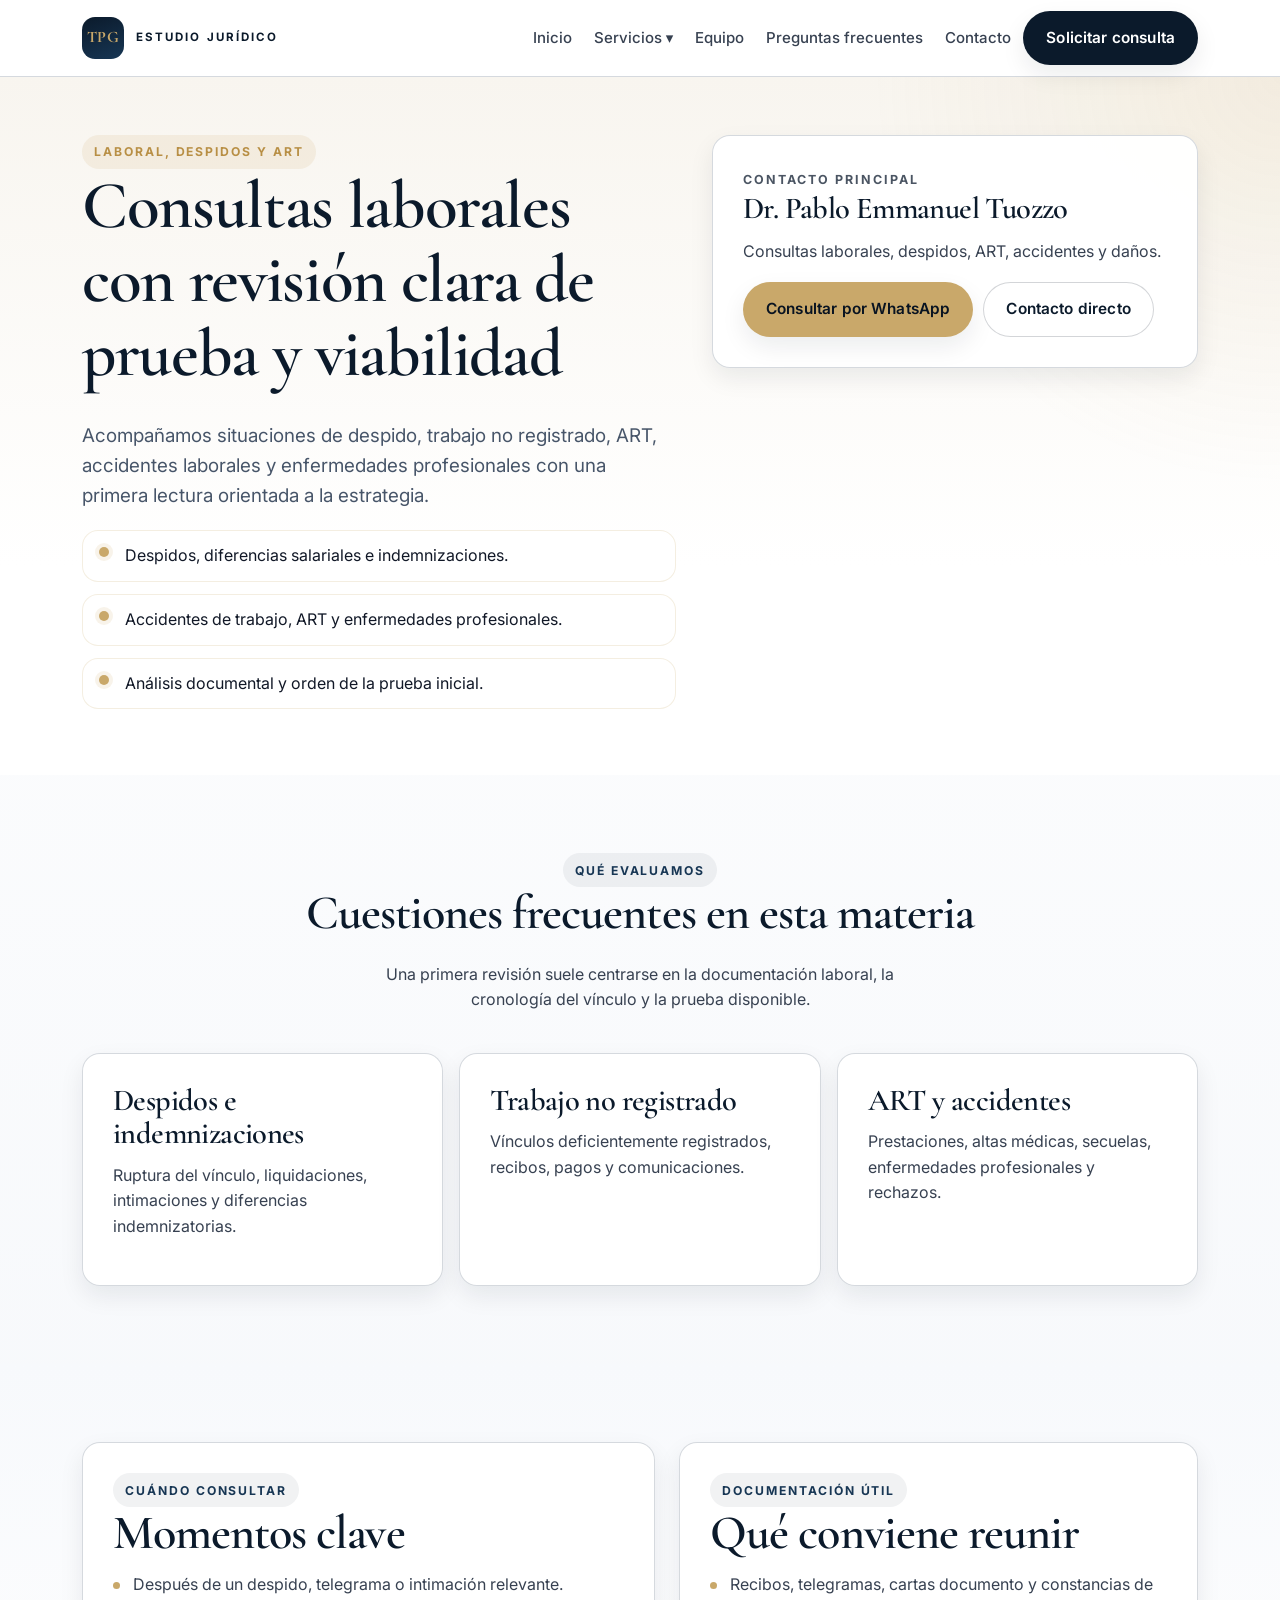
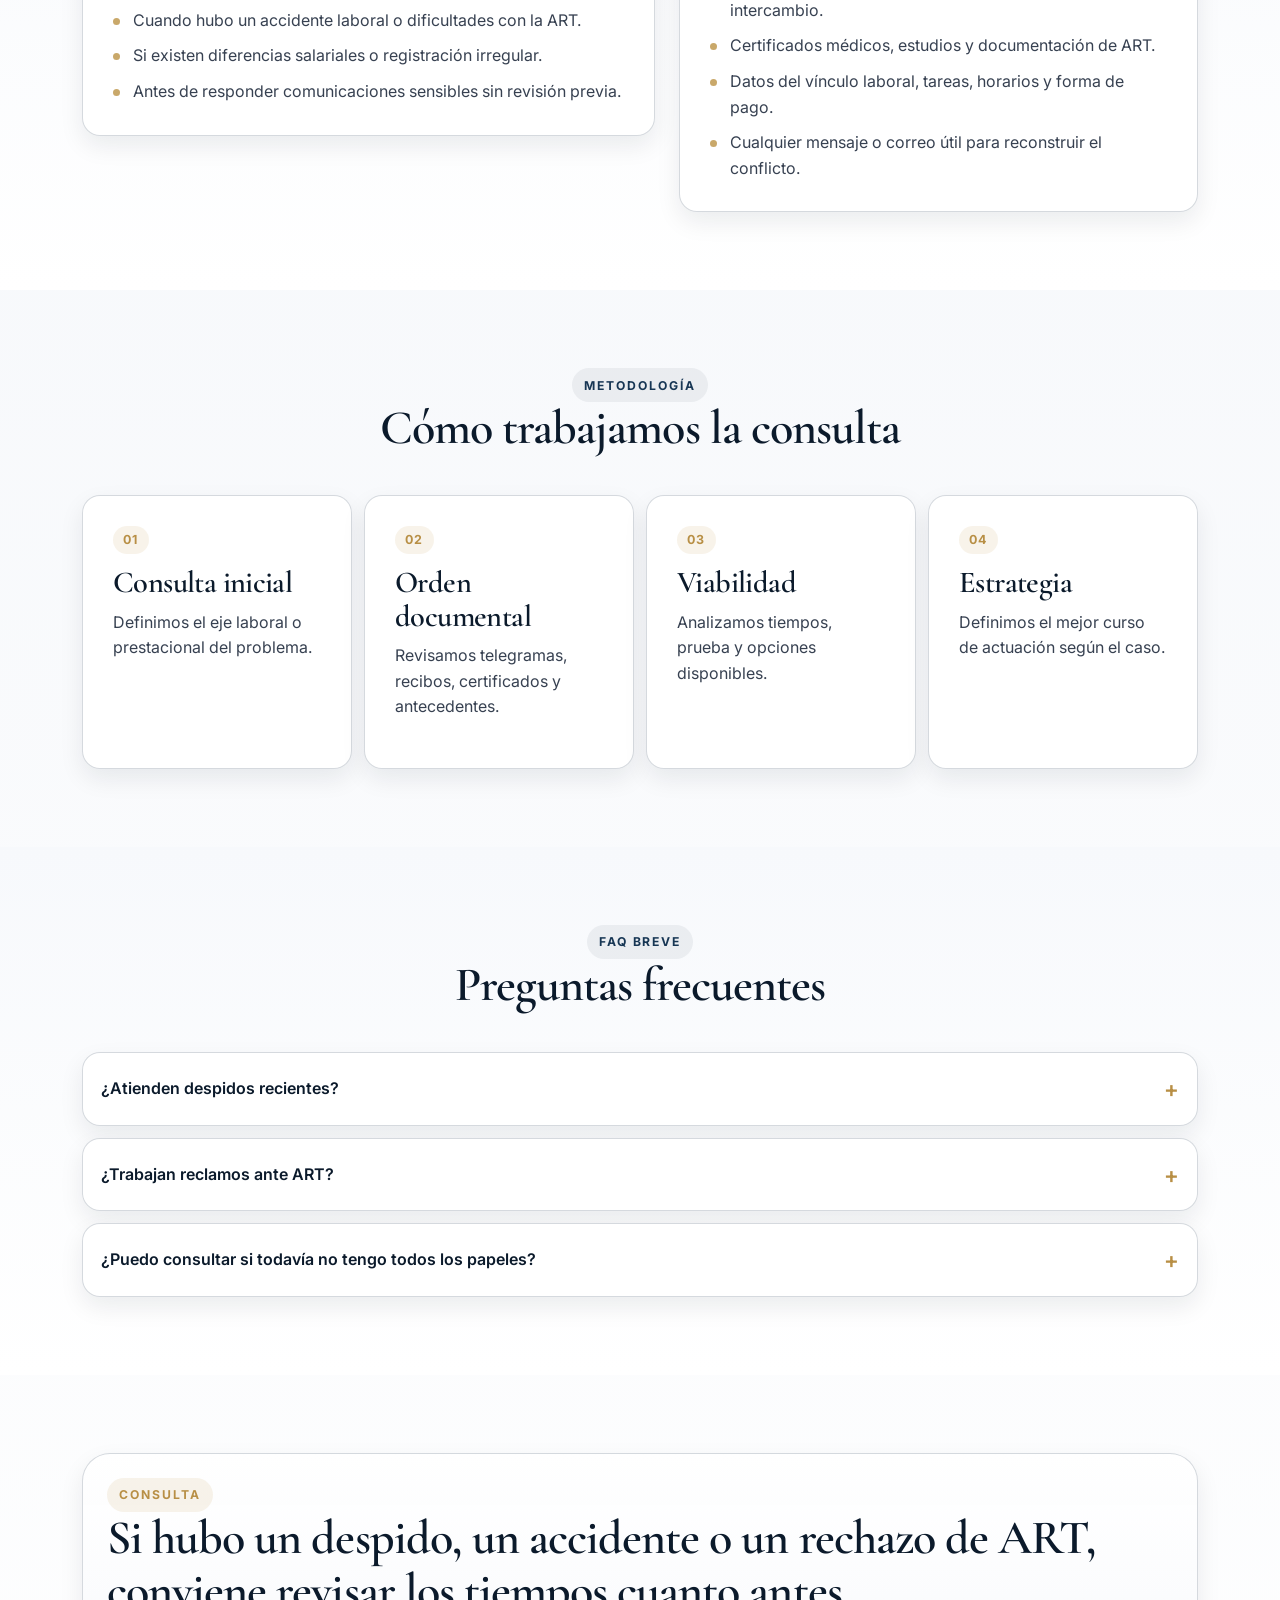
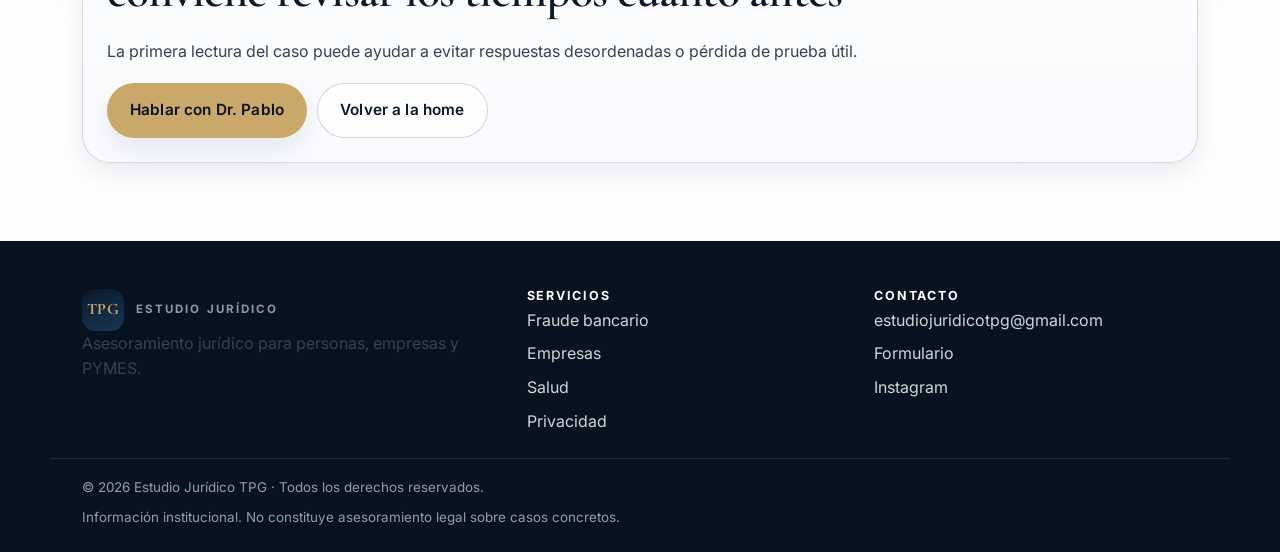
<file: laboral-art.html>
<!doctype html>
<html lang="es-AR">
<head>
  <meta charset="utf-8" />
  <meta name="viewport" content="width=device-width, initial-scale=1, viewport-fit=cover" />
  <meta name="theme-color" content="#0b1a2b" />
  <title>Laboral y ART | Estudio Jurídico TPG</title>
  <meta name="description" content="Despidos, indemnizaciones, trabajo no registrado, ART, accidentes laborales y enfermedades profesionales. Evaluamos documentación, prueba y estrategia." />
  <link rel="canonical" href="https://www.estudiojuridicotpg.com.ar/laboral-art" />
  <meta property="og:type" content="article" />
  <meta property="og:title" content="Laboral y ART | Estudio Jurídico TPG" />
  <meta property="og:description" content="Consultas por despidos, indemnizaciones, ART y accidentes laborales." />
  <meta property="og:url" content="https://www.estudiojuridicotpg.com.ar/laboral-art" />
  <meta property="og:image" content="https://www.estudiojuridicotpg.com.ar/og-image.png" />
  <meta name="twitter:card" content="summary_large_image" />
  <link rel="icon" href="data:image/svg+xml,%3Csvg xmlns='http://www.w3.org/2000/svg' viewBox='0 0 64 64'%3E%3Crect width='64' height='64' rx='12' fill='%230b1a2b'/%3E%3Ctext x='50%25' y='54%25' text-anchor='middle' font-family='Georgia,serif' font-weight='700' font-size='28' fill='%23c9a86a'%3ETPG%3C/text%3E%3C/svg%3E" />
  <link rel="preconnect" href="https://fonts.googleapis.com" />
  <link rel="preconnect" href="https://fonts.gstatic.com" crossorigin />
  <link href="https://fonts.googleapis.com/css2?family=Cormorant+Garamond:wght@500;600;700&family=Inter:wght@400;500;600;700&display=swap" rel="stylesheet" />
  <link rel="stylesheet" href="styles.css" />
</head>
<body>
  <a class="skip-link" href="#main">Saltar al contenido</a>
  <header class="site-header" id="top"><div class="container header__inner"><a href="/" class="brand" aria-label="Estudio Jurídico TPG - Inicio"><span class="brand__mark" aria-hidden="true">TPG</span><span class="brand__text"><strong>Estudio Jurídico</strong><em>TPG</em></span></a><nav class="nav" aria-label="Navegación principal"><ul class="nav__list"><li><a href="/">Inicio</a></li><li class="has-dropdown"><a href="/#servicios" aria-haspopup="true">Servicios <span aria-hidden="true">▾</span></a><ul class="dropdown" role="menu"><li><a href="/fraude-bancario" role="menuitem">Fraude bancario</a></li><li><a href="/empresas" role="menuitem">Empresas y PYMES</a></li><li><a href="/laboral-art" role="menuitem">Laboral / ART</a></li><li><a href="/amparos-salud" role="menuitem">Amparos de salud</a></li><li><a href="/usucapion" role="menuitem">Usucapión</a></li><li><a href="/sucesiones-danos" role="menuitem">Sucesiones y daños</a></li><li><a href="/familia" role="menuitem">Familia</a></li></ul></li><li><a href="/#equipo">Equipo</a></li><li><a href="/#faq">Preguntas frecuentes</a></li><li><a href="/#contacto">Contacto</a></li></ul></nav><a class="btn btn--primary header__cta" href="/#consulta-rapida">Solicitar consulta</a><button class="nav__toggle" id="navToggle" aria-controls="mobileNav" aria-expanded="false" aria-label="Abrir menú"><span></span><span></span><span></span></button></div><button class="mobile-nav__backdrop" id="mobileNavBackdrop" hidden tabindex="-1" aria-hidden="true"></button><div class="mobile-nav" id="mobileNav" hidden role="dialog" aria-modal="true" aria-label="Menú principal móvil"><div class="mobile-nav__head"><p class="mobile-nav__eyebrow">Navegación</p><button class="mobile-nav__close" id="mobileNavClose" type="button" aria-label="Cerrar menú"><span aria-hidden="true">×</span></button></div><ul class="mobile-nav__list"><li><a href="/">Inicio</a></li><li><a href="/#servicios">Servicios</a></li><li><a href="/#equipo">Equipo</a></li><li><a href="/#faq">Preguntas frecuentes</a></li><li><a href="/#contacto">Contacto</a></li></ul><div class="mobile-nav__actions"><a class="btn btn--primary btn--block" href="https://wa.me/5491154825455?text=Hola%2C%20quiero%20hacer%20una%20consulta%20por%20laboral%2C%20despido%20o%20ART%20con%20Estudio%20Jur%C3%ADdico%20TPG." target="_blank" rel="noopener">Consultar ahora</a></div></div></header>
  <main id="main">
    <section class="page-hero" aria-labelledby="hero-title"><div class="container page-hero__grid"><div class="reveal"><span class="eyebrow eyebrow--gold">Laboral, despidos y ART</span><h1 id="hero-title">Consultas laborales con revisión clara de prueba y viabilidad</h1><p class="lead">Acompañamos situaciones de despido, trabajo no registrado, ART, accidentes laborales y enfermedades profesionales con una primera lectura orientada a la estrategia.</p><ul class="page-hero__points"><li>Despidos, diferencias salariales e indemnizaciones.</li><li>Accidentes de trabajo, ART y enfermedades profesionales.</li><li>Análisis documental y orden de la prueba inicial.</li></ul></div><aside class="page-hero__card reveal"><span class="card__title">Contacto principal</span><h3>Dr. Pablo Emmanuel Tuozzo</h3><p>Consultas laborales, despidos, ART, accidentes y daños.</p><div class="page-hero__actions"><a class="btn btn--gold" href="https://wa.me/5491154825455?text=Hola%20Dr.%20Pablo%2C%20te%20escribo%20desde%20Estudio%20Jur%C3%ADdico%20TPG%20por%20una%20consulta%20laboral%20o%20de%20ART." target="_blank" rel="noopener">Consultar por WhatsApp</a><a class="btn btn--ghost" href="/#contacto">Contacto directo</a></div></aside></div></section>
    <section class="section"><div class="container"><div class="section__header reveal"><span class="eyebrow">Qué evaluamos</span><h2>Cuestiones frecuentes en esta materia</h2><p>Una primera revisión suele centrarse en la documentación laboral, la cronología del vínculo y la prueba disponible.</p></div><div class="issue-grid"><article class="card reveal"><h3>Despidos e indemnizaciones</h3><p>Ruptura del vínculo, liquidaciones, intimaciones y diferencias indemnizatorias.</p></article><article class="card reveal"><h3>Trabajo no registrado</h3><p>Vínculos deficientemente registrados, recibos, pagos y comunicaciones.</p></article><article class="card reveal"><h3>ART y accidentes</h3><p>Prestaciones, altas médicas, secuelas, enfermedades profesionales y rechazos.</p></article></div></div></section>
    <section class="section section--alt"><div class="container page-grid"><article class="card reveal"><span class="eyebrow">Cuándo consultar</span><h2>Momentos clave</h2><ul class="content-list"><li>Después de un despido, telegrama o intimación relevante.</li><li>Cuando hubo un accidente laboral o dificultades con la ART.</li><li>Si existen diferencias salariales o registración irregular.</li><li>Antes de responder comunicaciones sensibles sin revisión previa.</li></ul></article><article class="card reveal"><span class="eyebrow">Documentación útil</span><h2>Qué conviene reunir</h2><ul class="content-list"><li>Recibos, telegramas, cartas documento y constancias de intercambio.</li><li>Certificados médicos, estudios y documentación de ART.</li><li>Datos del vínculo laboral, tareas, horarios y forma de pago.</li><li>Cualquier mensaje o correo útil para reconstruir el conflicto.</li></ul></article></div></section>
    <section class="section"><div class="container"><header class="section__header reveal"><span class="eyebrow">Metodología</span><h2>Cómo trabajamos la consulta</h2></header><div class="method-steps"><article class="method-card reveal"><span class="method-card__num">01</span><h3>Consulta inicial</h3><p>Definimos el eje laboral o prestacional del problema.</p></article><article class="method-card reveal"><span class="method-card__num">02</span><h3>Orden documental</h3><p>Revisamos telegramas, recibos, certificados y antecedentes.</p></article><article class="method-card reveal"><span class="method-card__num">03</span><h3>Viabilidad</h3><p>Analizamos tiempos, prueba y opciones disponibles.</p></article><article class="method-card reveal"><span class="method-card__num">04</span><h3>Estrategia</h3><p>Definimos el mejor curso de actuación según el caso.</p></article></div></div></section>
    <section class="section section--alt"><div class="container"><header class="section__header reveal"><span class="eyebrow">FAQ breve</span><h2>Preguntas frecuentes</h2></header><div class="faq reveal"><details><summary>¿Atienden despidos recientes?</summary><p>Sí. En esos casos suele ser importante revisar rápido la documentación y las comunicaciones intercambiadas.</p></details><details><summary>¿Trabajan reclamos ante ART?</summary><p>Sí. Se analizan accidentes, enfermedades profesionales, prestaciones y eventuales rechazos o altas cuestionadas.</p></details><details><summary>¿Puedo consultar si todavía no tengo todos los papeles?</summary><p>Sí. La primera consulta también sirve para ordenar qué documentación falta reunir.</p></details></div></div></section>
    <section class="section"><div class="container"><div class="page-cta reveal"><span class="eyebrow eyebrow--gold">Consulta</span><h2>Si hubo un despido, un accidente o un rechazo de ART, conviene revisar los tiempos cuanto antes</h2><p>La primera lectura del caso puede ayudar a evitar respuestas desordenadas o pérdida de prueba útil.</p><div class="page-cta__actions"><a class="btn btn--gold" href="https://wa.me/5491154825455?text=Hola%20Dr.%20Pablo%2C%20te%20escribo%20desde%20Estudio%20Jur%C3%ADdico%20TPG%20por%20una%20consulta%20laboral%20o%20de%20ART." target="_blank" rel="noopener">Hablar con Dr. Pablo</a><a class="btn btn--ghost" href="/#consulta-rapida">Volver a la home</a></div></div></div></section>
  </main>
  <footer class="site-footer"><div class="container footer__grid"><div><div class="brand brand--footer"><span class="brand__mark" aria-hidden="true">TPG</span><span class="brand__text"><strong>Estudio Jurídico</strong><em>TPG</em></span></div><p>Asesoramiento jurídico para personas, empresas y PYMES.</p></div><div><h4>Servicios</h4><ul class="footer__links"><li><a href="/fraude-bancario">Fraude bancario</a></li><li><a href="/empresas">Empresas</a></li><li><a href="/amparos-salud">Salud</a></li><li><a href="/privacidad">Privacidad</a></li></ul></div><div><h4>Contacto</h4><ul class="footer__links"><li><a href="mailto:estudiojuridicotpg@gmail.com">estudiojuridicotpg@gmail.com</a></li><li><a href="/#contacto">Formulario</a></li><li><a href="https://www.instagram.com/tpgestudiojuridico/" target="_blank" rel="noopener">Instagram</a></li></ul></div></div><div class="container footer__bottom"><span>© <span id="year"></span> Estudio Jurídico TPG · Todos los derechos reservados.</span><span>Información institucional. No constituye asesoramiento legal sobre casos concretos.</span></div></footer>
  <script src="script.js"></script>

  <!-- Cloudflare Web Analytics -->
  <script defer src="https://static.cloudflareinsights.com/beacon.min.js" data-cf-beacon='{"token": "365ba94cfb7548d4a62223a97e2963ed"}'></script>
  <!-- End Cloudflare Web Analytics -->
</body>
</html>
</file>
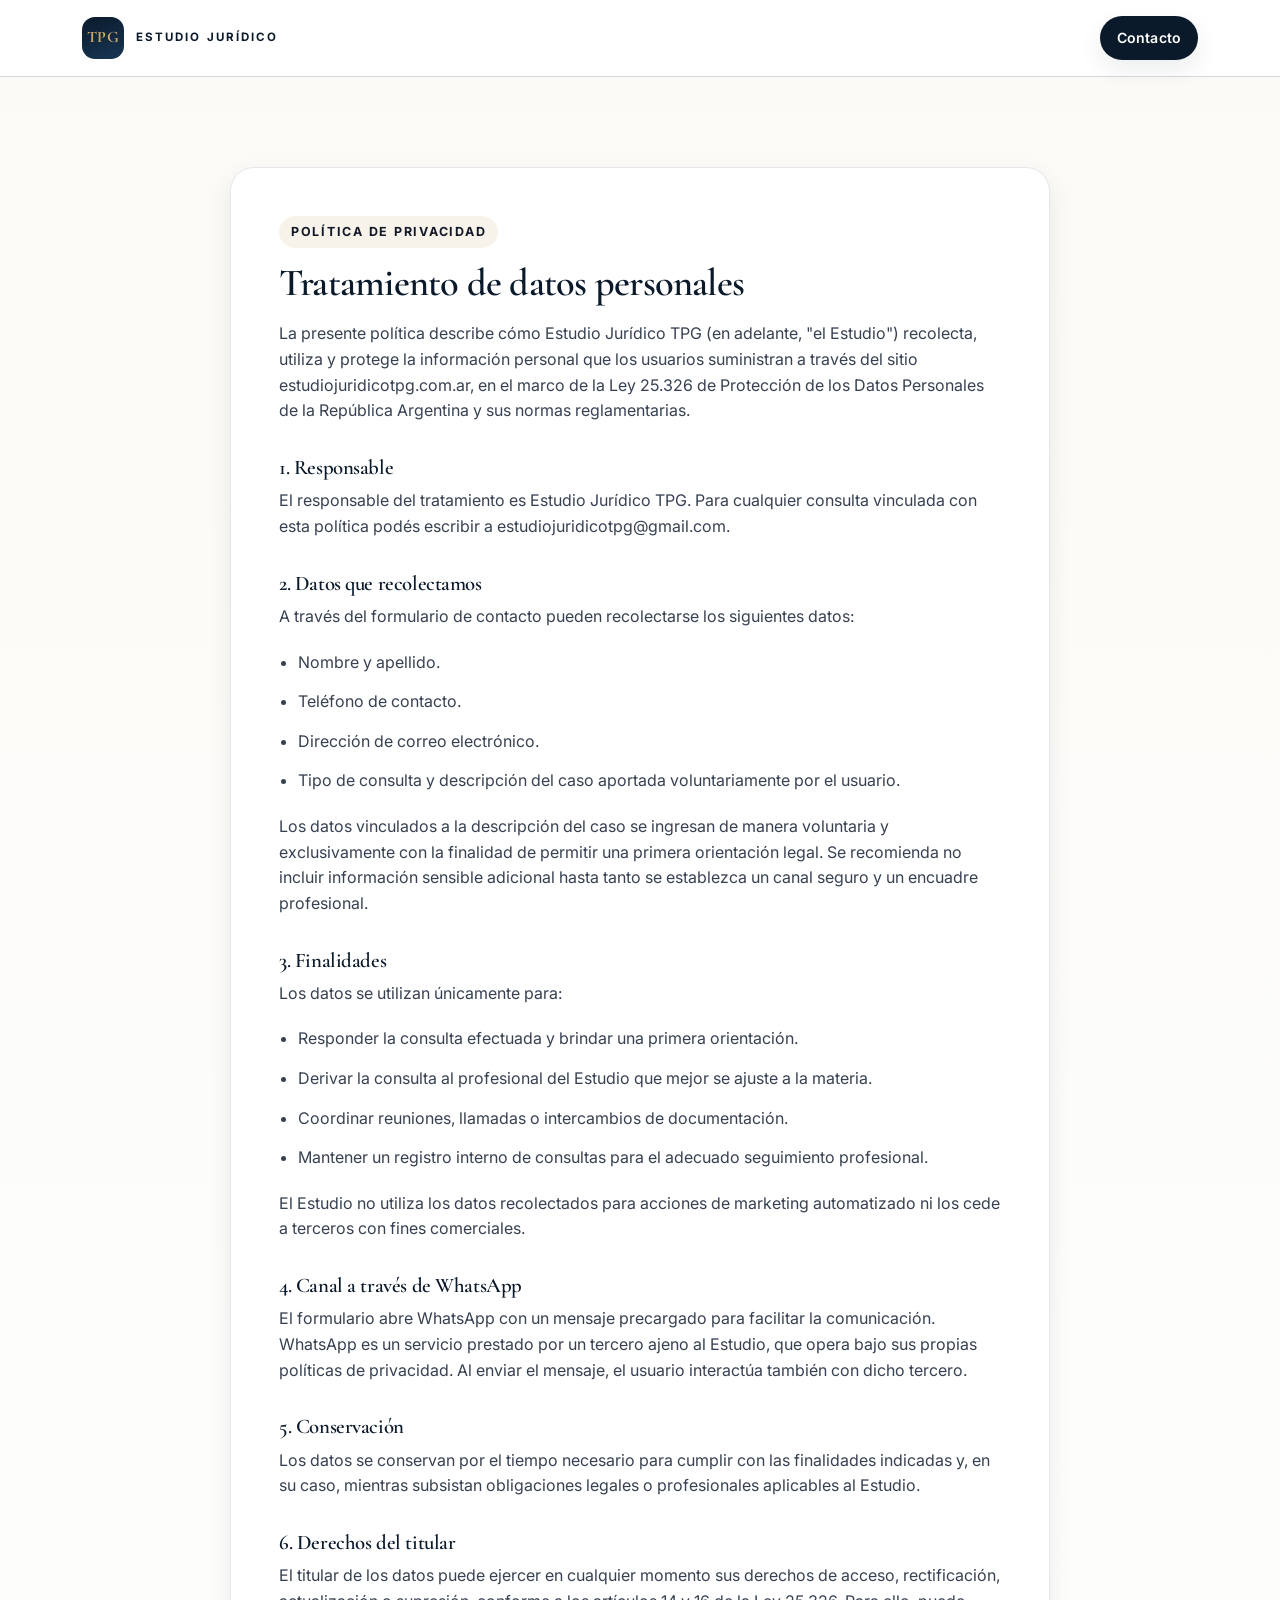
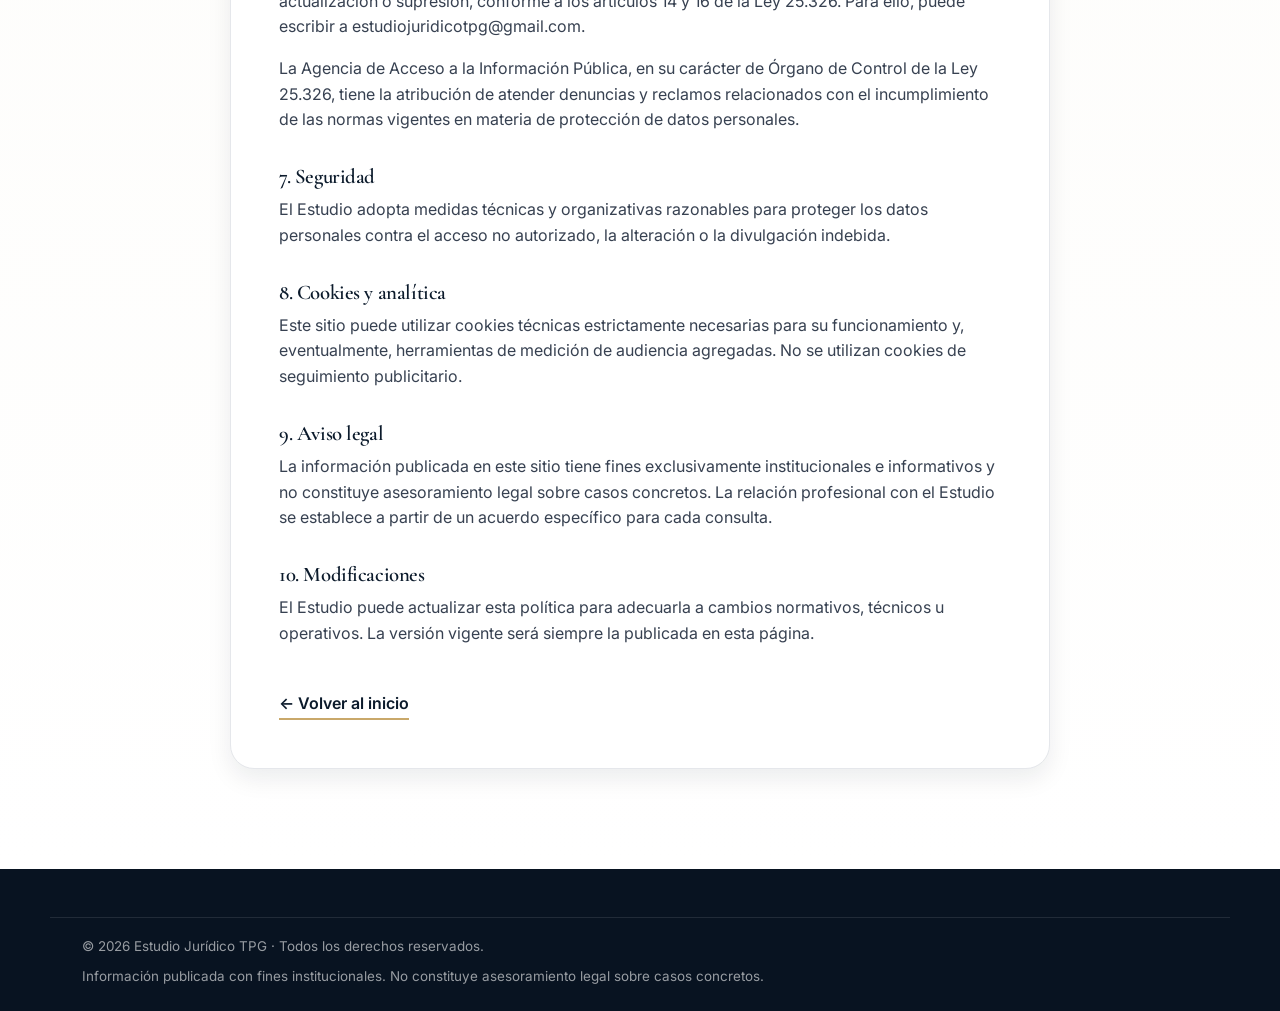
<file: privacidad.html>
<!doctype html>
<html lang="es-AR">
<head>
  <meta charset="utf-8" />
  <meta name="viewport" content="width=device-width, initial-scale=1, viewport-fit=cover" />
  <meta name="theme-color" content="#0b1a2b" />
  <title>Política de privacidad | Estudio Jurídico TPG</title>
  <meta name="description" content="Información sobre el tratamiento de datos personales recolectados a través del sitio de Estudio Jurídico TPG, conforme a la Ley 25.326." />
  <meta name="robots" content="noindex,follow" />
  <link rel="canonical" href="https://www.estudiojuridicotpg.com.ar/privacidad" />
  <link rel="icon" href="data:image/svg+xml,%3Csvg xmlns='http://www.w3.org/2000/svg' viewBox='0 0 64 64'%3E%3Crect width='64' height='64' rx='12' fill='%230b1a2b'/%3E%3Ctext x='50%25' y='54%25' text-anchor='middle' font-family='Georgia,serif' font-weight='700' font-size='28' fill='%23c9a86a'%3ETPG%3C/text%3E%3C/svg%3E" />
  <link rel="preconnect" href="https://fonts.googleapis.com" />
  <link rel="preconnect" href="https://fonts.gstatic.com" crossorigin />
  <link href="https://fonts.googleapis.com/css2?family=Cormorant+Garamond:wght@600;700&family=Inter:wght@400;500;600;700&display=swap" rel="stylesheet" />
  <link rel="stylesheet" href="styles.css" />
  <style>
    .legal-wrap {
      padding: clamp(48px, 8vw, 90px) 0 clamp(60px, 8vw, 100px);
      background: linear-gradient(180deg, #fbfaf6 0%, #ffffff 100%);
    }
    .legal-card {
      max-width: 820px;
      margin: 0 auto;
      padding: clamp(28px, 5vw, 48px);
      background: #fff;
      border: 1px solid var(--gray-200);
      border-radius: 24px;
      box-shadow: var(--shadow-sm);
    }
    .legal-card h1 { font-size: clamp(1.8rem, 5vw, 2.4rem); margin-top: 0; }
    .legal-card h2 {
      font-size: clamp(1.1rem, 2.4vw, 1.3rem);
      margin-top: 1.6em;
      margin-bottom: 0.4em;
    }
    .legal-card p, .legal-card li { color: var(--gray-700); }
    .legal-card ul { padding-left: 1.2em; margin: 0 0 1em; }
    .legal-card ul li { list-style: disc; padding: 4px 0; }
    .legal-meta {
      display: inline-block;
      font-size: 0.78rem;
      letter-spacing: 0.14em;
      text-transform: uppercase;
      color: var(--gold-2);
      background: rgba(201, 168, 106, 0.14);
      padding: 6px 12px;
      border-radius: 999px;
      margin-bottom: 14px;
    }
    .legal-back {
      display: inline-flex;
      align-items: center;
      gap: 8px;
      margin-top: 28px;
      font-weight: 600;
      color: var(--navy-900);
      border-bottom: 2px solid var(--gold);
      padding-bottom: 2px;
    }
  </style>
</head>
<body>
  <header class="site-header">
    <div class="container header__inner">
      <a href="/" class="brand" aria-label="Estudio Jurídico TPG - Inicio">
        <span class="brand__mark" aria-hidden="true">TPG</span>
        <span class="brand__text">
          <strong>Estudio Jurídico</strong>
          <em>TPG</em>
        </span>
      </a>
      <a class="btn btn--primary btn--sm" href="/#contacto">Contacto</a>
    </div>
  </header>

  <main class="legal-wrap">
    <div class="container">
      <article class="legal-card">
        <span class="legal-meta">Política de privacidad</span>
        <h1>Tratamiento de datos personales</h1>
        <p>
          La presente política describe cómo Estudio Jurídico TPG (en adelante, "el Estudio") recolecta, utiliza y protege la información personal que los usuarios suministran a través del sitio
          <a href="https://www.estudiojuridicotpg.com.ar/">estudiojuridicotpg.com.ar</a>, en el marco de la Ley 25.326 de Protección de los Datos Personales de la República Argentina y sus normas reglamentarias.
        </p>

        <h2>1. Responsable</h2>
        <p>
          El responsable del tratamiento es Estudio Jurídico TPG. Para cualquier consulta vinculada con esta política podés escribir a
          <a href="mailto:estudiojuridicotpg@gmail.com">estudiojuridicotpg@gmail.com</a>.
        </p>

        <h2>2. Datos que recolectamos</h2>
        <p>A través del formulario de contacto pueden recolectarse los siguientes datos:</p>
        <ul>
          <li>Nombre y apellido.</li>
          <li>Teléfono de contacto.</li>
          <li>Dirección de correo electrónico.</li>
          <li>Tipo de consulta y descripción del caso aportada voluntariamente por el usuario.</li>
        </ul>
        <p>
          Los datos vinculados a la descripción del caso se ingresan de manera voluntaria y exclusivamente con la finalidad de permitir una primera orientación legal. Se recomienda no incluir información sensible adicional hasta tanto se establezca un canal seguro y un encuadre profesional.
        </p>

        <h2>3. Finalidades</h2>
        <p>Los datos se utilizan únicamente para:</p>
        <ul>
          <li>Responder la consulta efectuada y brindar una primera orientación.</li>
          <li>Derivar la consulta al profesional del Estudio que mejor se ajuste a la materia.</li>
          <li>Coordinar reuniones, llamadas o intercambios de documentación.</li>
          <li>Mantener un registro interno de consultas para el adecuado seguimiento profesional.</li>
        </ul>
        <p>
          El Estudio no utiliza los datos recolectados para acciones de marketing automatizado ni los cede a terceros con fines comerciales.
        </p>

        <h2>4. Canal a través de WhatsApp</h2>
        <p>
          El formulario abre WhatsApp con un mensaje precargado para facilitar la comunicación. WhatsApp es un servicio prestado por un tercero ajeno al Estudio, que opera bajo sus propias políticas de privacidad. Al enviar el mensaje, el usuario interactúa también con dicho tercero.
        </p>

        <h2>5. Conservación</h2>
        <p>
          Los datos se conservan por el tiempo necesario para cumplir con las finalidades indicadas y, en su caso, mientras subsistan obligaciones legales o profesionales aplicables al Estudio.
        </p>

        <h2>6. Derechos del titular</h2>
        <p>
          El titular de los datos puede ejercer en cualquier momento sus derechos de acceso, rectificación, actualización o supresión, conforme a los artículos 14 y 16 de la Ley 25.326. Para ello, puede escribir a
          <a href="mailto:estudiojuridicotpg@gmail.com">estudiojuridicotpg@gmail.com</a>.
        </p>
        <p>
          La Agencia de Acceso a la Información Pública, en su carácter de Órgano de Control de la Ley 25.326, tiene la atribución de atender denuncias y reclamos relacionados con el incumplimiento de las normas vigentes en materia de protección de datos personales.
        </p>

        <h2>7. Seguridad</h2>
        <p>
          El Estudio adopta medidas técnicas y organizativas razonables para proteger los datos personales contra el acceso no autorizado, la alteración o la divulgación indebida.
        </p>

        <h2>8. Cookies y analítica</h2>
        <p>
          Este sitio puede utilizar cookies técnicas estrictamente necesarias para su funcionamiento y, eventualmente, herramientas de medición de audiencia agregadas. No se utilizan cookies de seguimiento publicitario.
        </p>

        <h2>9. Aviso legal</h2>
        <p>
          La información publicada en este sitio tiene fines exclusivamente institucionales e informativos y no constituye asesoramiento legal sobre casos concretos. La relación profesional con el Estudio se establece a partir de un acuerdo específico para cada consulta.
        </p>

        <h2>10. Modificaciones</h2>
        <p>
          El Estudio puede actualizar esta política para adecuarla a cambios normativos, técnicos u operativos. La versión vigente será siempre la publicada en esta página.
        </p>

        <a class="legal-back" href="/">← Volver al inicio</a>
      </article>
    </div>
  </main>

  <footer class="site-footer">
    <div class="container footer__bottom" style="margin-top:0;">
      <span>© <span id="year"></span> Estudio Jurídico TPG · Todos los derechos reservados.</span>
      <span class="footer__legal">Información publicada con fines institucionales. No constituye asesoramiento legal sobre casos concretos.</span>
    </div>
  </footer>

  <script>
    document.getElementById('year').textContent = new Date().getFullYear();
  </script>

  <!-- Cloudflare Web Analytics -->
  <script defer src="https://static.cloudflareinsights.com/beacon.min.js" data-cf-beacon='{"token": "365ba94cfb7548d4a62223a97e2963ed"}'></script>
  <!-- End Cloudflare Web Analytics -->
</body>
</html>
</file>
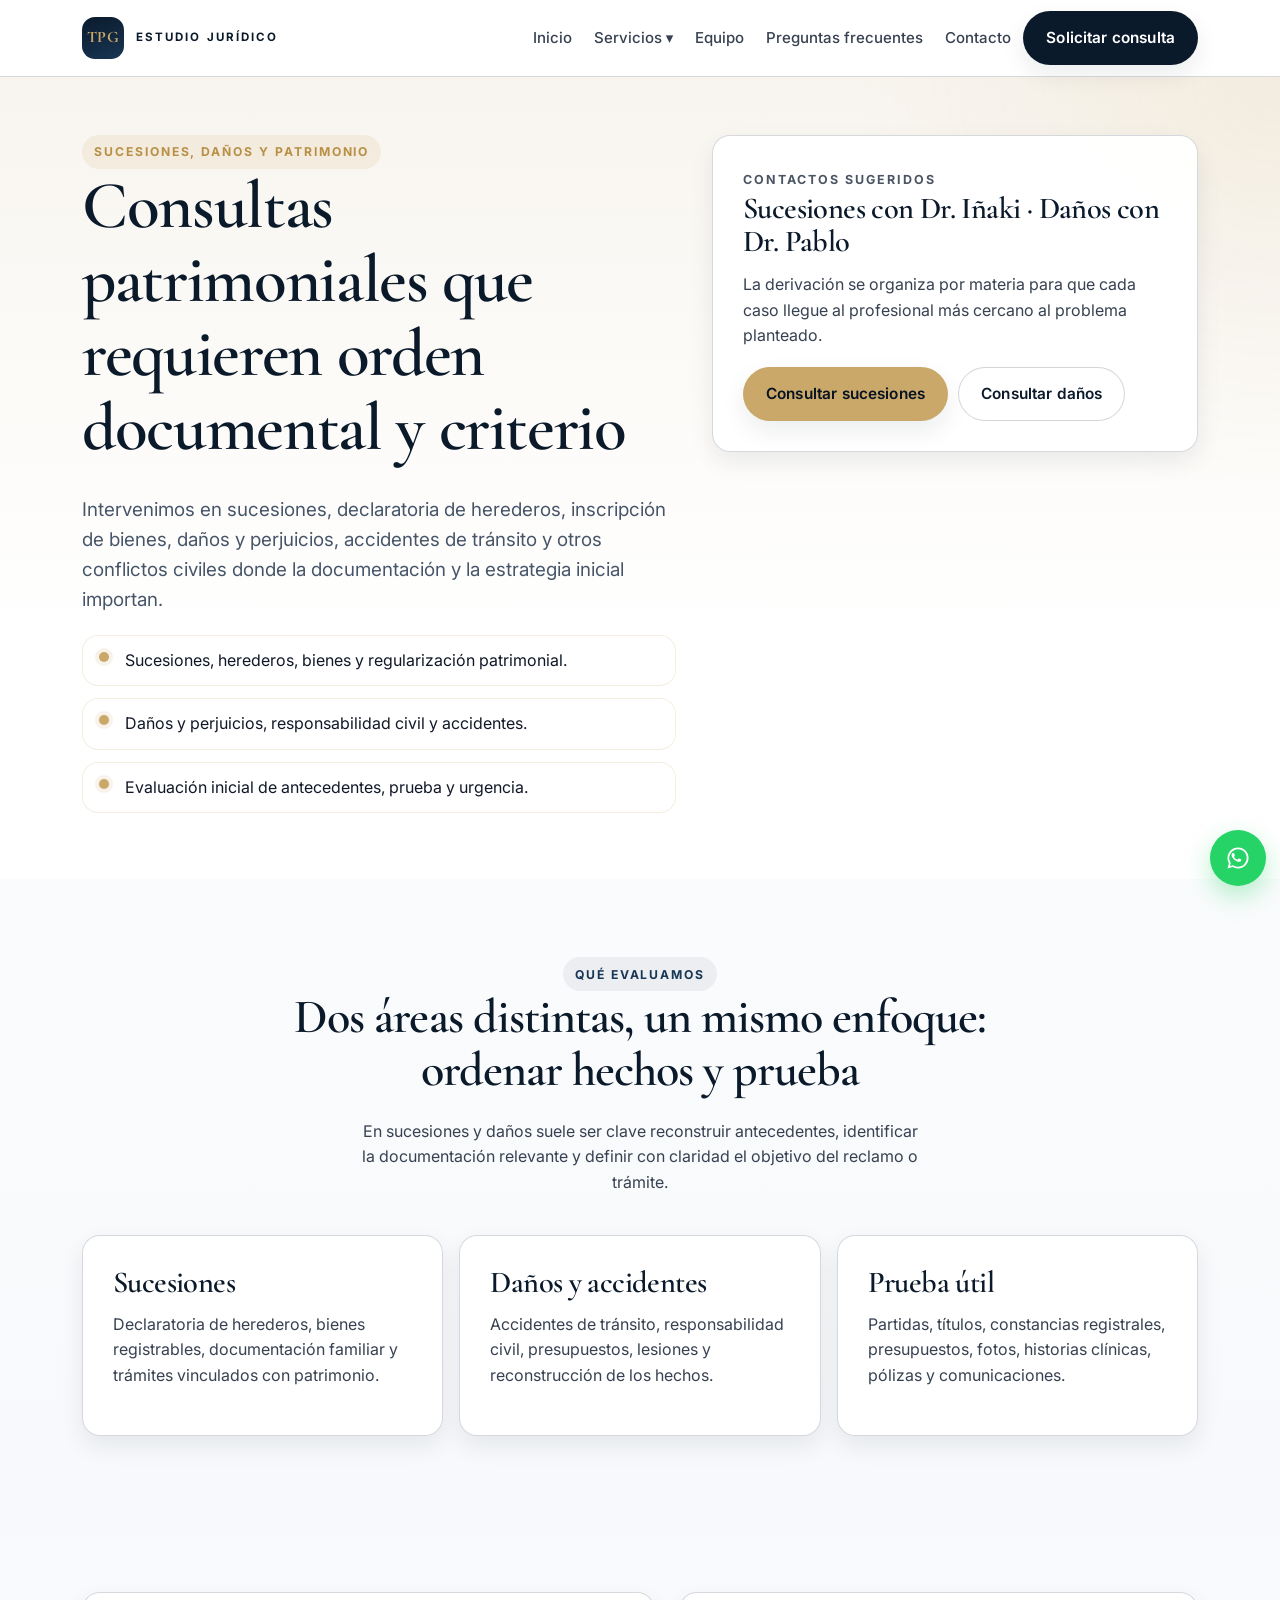
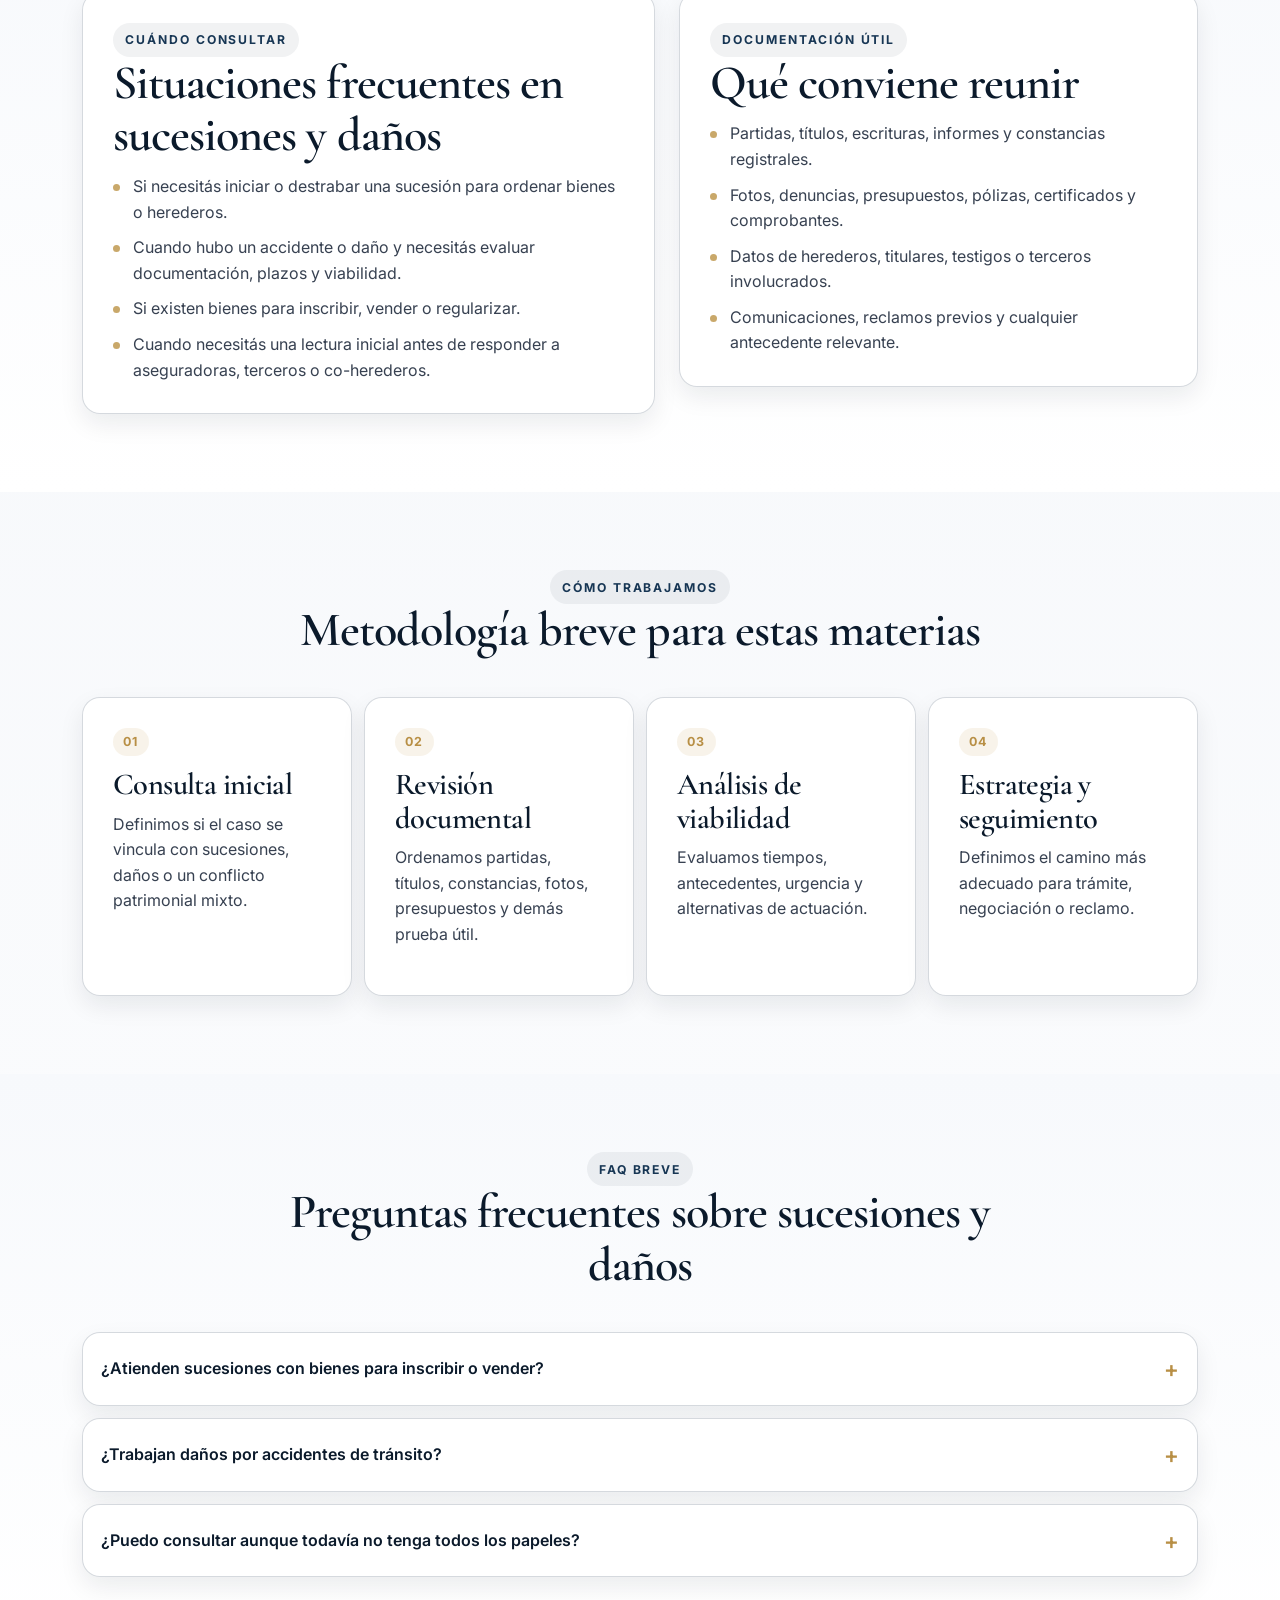
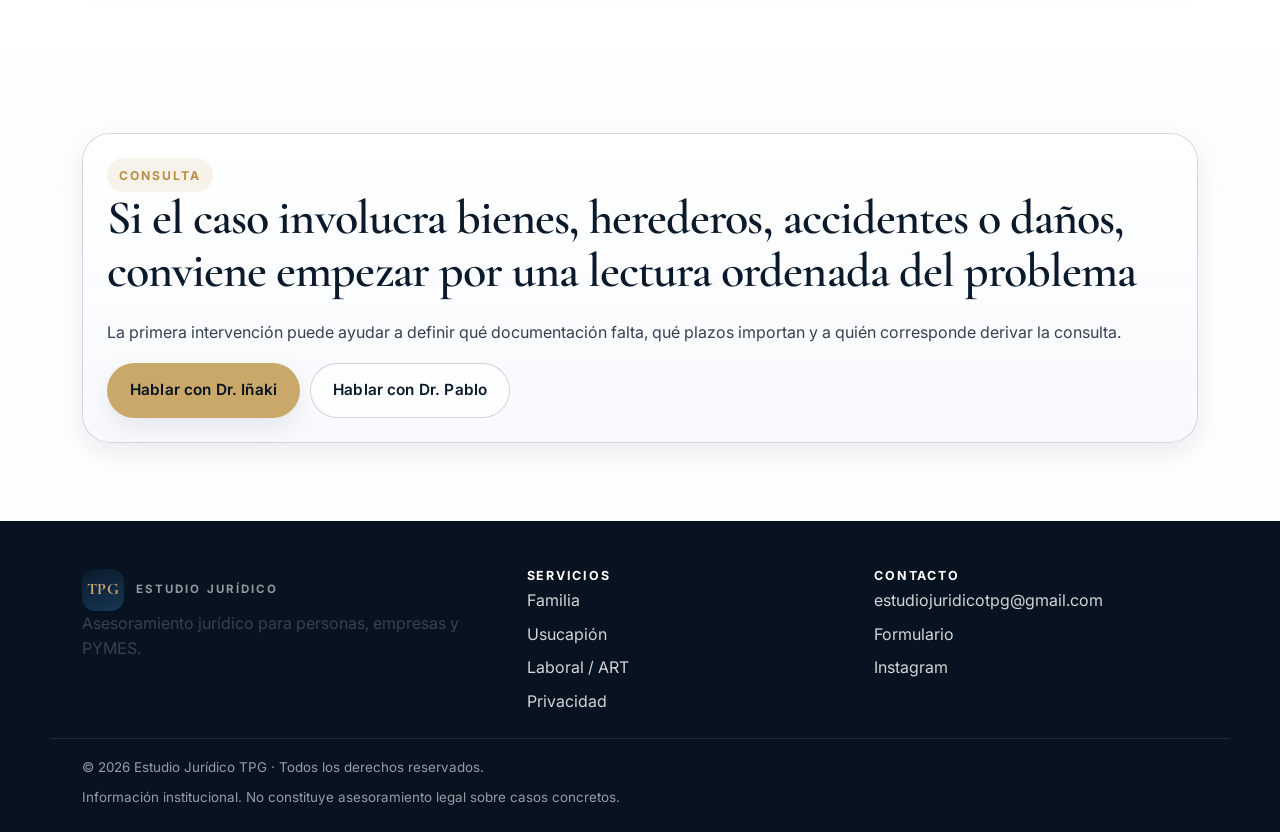
<file: sucesiones-danos.html>
<!doctype html>
<html lang="es-AR">
<head>
  <meta charset="utf-8" />
  <meta name="viewport" content="width=device-width, initial-scale=1, viewport-fit=cover" />
  <meta name="theme-color" content="#0b1a2b" />
  <title>Sucesiones y daños | Estudio Jurídico TPG</title>
  <meta name="description" content="Consultas por sucesiones, declaratoria de herederos, inscripción de bienes, daños y perjuicios, accidentes de tránsito y responsabilidad civil." />
  <link rel="canonical" href="https://www.estudiojuridicotpg.com.ar/sucesiones-danos" />
  <meta property="og:type" content="article" />
  <meta property="og:title" content="Sucesiones y daños | Estudio Jurídico TPG" />
  <meta property="og:description" content="Declaratoria de herederos, bienes, daños y perjuicios, accidentes y responsabilidad civil." />
  <meta property="og:url" content="https://www.estudiojuridicotpg.com.ar/sucesiones-danos" />
  <meta property="og:image" content="https://www.estudiojuridicotpg.com.ar/og-image.png" />
  <meta name="twitter:card" content="summary_large_image" />
  <meta name="twitter:title" content="Sucesiones y daños | Estudio Jurídico TPG" />
  <meta name="twitter:description" content="Sucesiones, patrimonio, daños y accidentes con primera evaluación documental." />
  <link rel="icon" href="data:image/svg+xml,%3Csvg xmlns='http://www.w3.org/2000/svg' viewBox='0 0 64 64'%3E%3Crect width='64' height='64' rx='12' fill='%230b1a2b'/%3E%3Ctext x='50%25' y='54%25' text-anchor='middle' font-family='Georgia,serif' font-weight='700' font-size='28' fill='%23c9a86a'%3ETPG%3C/text%3E%3C/svg%3E" />
  <link rel="preconnect" href="https://fonts.googleapis.com" />
  <link rel="preconnect" href="https://fonts.gstatic.com" crossorigin />
  <link href="https://fonts.googleapis.com/css2?family=Cormorant+Garamond:wght@500;600;700&family=Inter:wght@400;500;600;700&display=swap" rel="stylesheet" />
  <link rel="stylesheet" href="styles.css" />
</head>
<body>
  <a class="skip-link" href="#main">Saltar al contenido</a>
  <header class="site-header" id="top">
    <div class="container header__inner">
      <a href="/" class="brand" aria-label="Estudio Jurídico TPG - Inicio">
        <span class="brand__mark" aria-hidden="true">TPG</span>
        <span class="brand__text"><strong>Estudio Jurídico</strong><em>TPG</em></span>
      </a>
      <nav class="nav" aria-label="Navegación principal">
        <ul class="nav__list">
          <li><a href="/">Inicio</a></li>
          <li class="has-dropdown">
            <a href="/#servicios" aria-haspopup="true">Servicios <span aria-hidden="true">▾</span></a>
            <ul class="dropdown" role="menu">
              <li><a href="/fraude-bancario" role="menuitem">Fraude bancario</a></li>
              <li><a href="/empresas" role="menuitem">Empresas y PYMES</a></li>
              <li><a href="/laboral-art" role="menuitem">Laboral / ART</a></li>
              <li><a href="/amparos-salud" role="menuitem">Amparos de salud</a></li>
              <li><a href="/usucapion" role="menuitem">Usucapión</a></li>
              <li><a href="/sucesiones-danos" role="menuitem">Sucesiones y daños</a></li>
              <li><a href="/familia" role="menuitem">Familia</a></li>
            </ul>
          </li>
          <li><a href="/#equipo">Equipo</a></li>
          <li><a href="/#faq">Preguntas frecuentes</a></li>
          <li><a href="/#contacto">Contacto</a></li>
        </ul>
      </nav>
      <a class="btn btn--primary header__cta" href="/#consulta-rapida">Solicitar consulta</a>
      <button class="nav__toggle" id="navToggle" aria-controls="mobileNav" aria-expanded="false" aria-label="Abrir menú"><span></span><span></span><span></span></button>
    </div>
    <button class="mobile-nav__backdrop" id="mobileNavBackdrop" hidden tabindex="-1" aria-hidden="true"></button>
    <div class="mobile-nav" id="mobileNav" hidden role="dialog" aria-modal="true" aria-label="Menú principal móvil">
      <div class="mobile-nav__head">
        <p class="mobile-nav__eyebrow">Navegación</p>
        <button class="mobile-nav__close" id="mobileNavClose" type="button" aria-label="Cerrar menú"><span aria-hidden="true">×</span></button>
      </div>
      <ul class="mobile-nav__list">
        <li><a href="/">Inicio</a></li>
        <li><a href="/#servicios">Servicios</a></li>
        <li><a href="/#equipo">Equipo</a></li>
        <li><a href="/#faq">Preguntas frecuentes</a></li>
        <li><a href="/#contacto">Contacto</a></li>
      </ul>
      <div class="mobile-nav__actions">
        <a class="btn btn--primary btn--block" href="https://wa.me/5491160231009?text=Hola%2C%20quiero%20hacer%20una%20consulta%20por%20sucesiones%20o%20tema%20patrimonial%20con%20Estudio%20Jur%C3%ADdico%20TPG." target="_blank" rel="noopener">Consultar sucesiones</a>
      </div>
    </div>
  </header>

  <main id="main">
    <section class="page-hero" aria-labelledby="hero-title">
      <div class="container page-hero__grid">
        <div class="reveal">
          <span class="eyebrow eyebrow--gold">Sucesiones, daños y patrimonio</span>
          <h1 id="hero-title">Consultas patrimoniales que requieren orden documental y criterio</h1>
          <p class="lead">Intervenimos en sucesiones, declaratoria de herederos, inscripción de bienes, daños y perjuicios, accidentes de tránsito y otros conflictos civiles donde la documentación y la estrategia inicial importan.</p>
          <ul class="page-hero__points" aria-label="Alcance del servicio">
            <li>Sucesiones, herederos, bienes y regularización patrimonial.</li>
            <li>Daños y perjuicios, responsabilidad civil y accidentes.</li>
            <li>Evaluación inicial de antecedentes, prueba y urgencia.</li>
          </ul>
        </div>
        <aside class="page-hero__card reveal">
          <span class="card__title">Contactos sugeridos</span>
          <h3>Sucesiones con Dr. Iñaki · Daños con Dr. Pablo</h3>
          <p>La derivación se organiza por materia para que cada caso llegue al profesional más cercano al problema planteado.</p>
          <div class="page-hero__actions">
            <a class="btn btn--gold" href="https://wa.me/5491160231009?text=Hola%20Dr.%20I%C3%B1aki%2C%20te%20escribo%20desde%20Estudio%20Jur%C3%ADdico%20TPG%20por%20una%20consulta%20de%20sucesiones%20o%20patrimonio." target="_blank" rel="noopener">Consultar sucesiones</a>
            <a class="btn btn--ghost" href="https://wa.me/5491154825455?text=Hola%20Dr.%20Pablo%2C%20te%20escribo%20desde%20Estudio%20Jur%C3%ADdico%20TPG%20por%20una%20consulta%20de%20da%C3%B1os%20o%20accidente." target="_blank" rel="noopener">Consultar daños</a>
          </div>
        </aside>
      </div>
    </section>

    <section class="section" aria-labelledby="que-evaluamos-title">
      <div class="container">
        <div class="section__header reveal">
          <span class="eyebrow">Qué evaluamos</span>
          <h2 id="que-evaluamos-title">Dos áreas distintas, un mismo enfoque: ordenar hechos y prueba</h2>
          <p>En sucesiones y daños suele ser clave reconstruir antecedentes, identificar la documentación relevante y definir con claridad el objetivo del reclamo o trámite.</p>
        </div>
        <div class="issue-grid">
          <article class="card reveal"><h3>Sucesiones</h3><p>Declaratoria de herederos, bienes registrables, documentación familiar y trámites vinculados con patrimonio.</p></article>
          <article class="card reveal"><h3>Daños y accidentes</h3><p>Accidentes de tránsito, responsabilidad civil, presupuestos, lesiones y reconstrucción de los hechos.</p></article>
          <article class="card reveal"><h3>Prueba útil</h3><p>Partidas, títulos, constancias registrales, presupuestos, fotos, historias clínicas, pólizas y comunicaciones.</p></article>
        </div>
      </div>
    </section>

    <section class="section section--alt" aria-labelledby="cuando-consultar-title">
      <div class="container page-grid">
        <article class="card reveal">
          <span class="eyebrow">Cuándo consultar</span>
          <h2 id="cuando-consultar-title">Situaciones frecuentes en sucesiones y daños</h2>
          <ul class="content-list">
            <li>Si necesitás iniciar o destrabar una sucesión para ordenar bienes o herederos.</li>
            <li>Cuando hubo un accidente o daño y necesitás evaluar documentación, plazos y viabilidad.</li>
            <li>Si existen bienes para inscribir, vender o regularizar.</li>
            <li>Cuando necesitás una lectura inicial antes de responder a aseguradoras, terceros o co-herederos.</li>
          </ul>
        </article>
        <article class="card reveal">
          <span class="eyebrow">Documentación útil</span>
          <h2>Qué conviene reunir</h2>
          <ul class="content-list">
            <li>Partidas, títulos, escrituras, informes y constancias registrales.</li>
            <li>Fotos, denuncias, presupuestos, pólizas, certificados y comprobantes.</li>
            <li>Datos de herederos, titulares, testigos o terceros involucrados.</li>
            <li>Comunicaciones, reclamos previos y cualquier antecedente relevante.</li>
          </ul>
        </article>
      </div>
    </section>

    <section class="section" aria-labelledby="metodologia-title">
      <div class="container">
        <header class="section__header reveal">
          <span class="eyebrow">Cómo trabajamos</span>
          <h2 id="metodologia-title">Metodología breve para estas materias</h2>
        </header>
        <div class="method-steps">
          <article class="method-card reveal"><span class="method-card__num">01</span><h3>Consulta inicial</h3><p>Definimos si el caso se vincula con sucesiones, daños o un conflicto patrimonial mixto.</p></article>
          <article class="method-card reveal"><span class="method-card__num">02</span><h3>Revisión documental</h3><p>Ordenamos partidas, títulos, constancias, fotos, presupuestos y demás prueba útil.</p></article>
          <article class="method-card reveal"><span class="method-card__num">03</span><h3>Análisis de viabilidad</h3><p>Evaluamos tiempos, antecedentes, urgencia y alternativas de actuación.</p></article>
          <article class="method-card reveal"><span class="method-card__num">04</span><h3>Estrategia y seguimiento</h3><p>Definimos el camino más adecuado para trámite, negociación o reclamo.</p></article>
        </div>
      </div>
    </section>

    <section class="section section--alt" aria-labelledby="faq-title">
      <div class="container">
        <header class="section__header reveal">
          <span class="eyebrow">FAQ breve</span>
          <h2 id="faq-title">Preguntas frecuentes sobre sucesiones y daños</h2>
        </header>
        <div class="faq reveal">
          <details>
            <summary>¿Atienden sucesiones con bienes para inscribir o vender?</summary>
            <p>Sí. Se revisa la documentación disponible y la situación del patrimonio para ordenar el trámite.</p>
          </details>
          <details>
            <summary>¿Trabajan daños por accidentes de tránsito?</summary>
            <p>Sí. Se pueden evaluar accidentes, lesiones, presupuestos y la estrategia frente a aseguradoras o terceros responsables.</p>
          </details>
          <details>
            <summary>¿Puedo consultar aunque todavía no tenga todos los papeles?</summary>
            <p>Sí. La primera consulta también sirve para identificar qué documentación conviene conseguir y preservar.</p>
          </details>
        </div>
      </div>
    </section>

    <section class="section" aria-labelledby="cta-title">
      <div class="container">
        <div class="page-cta reveal">
          <span class="eyebrow eyebrow--gold">Consulta</span>
          <h2 id="cta-title">Si el caso involucra bienes, herederos, accidentes o daños, conviene empezar por una lectura ordenada del problema</h2>
          <p>La primera intervención puede ayudar a definir qué documentación falta, qué plazos importan y a quién corresponde derivar la consulta.</p>
          <div class="page-cta__actions">
            <a class="btn btn--gold" href="https://wa.me/5491160231009?text=Hola%20Dr.%20I%C3%B1aki%2C%20te%20escribo%20desde%20Estudio%20Jur%C3%ADdico%20TPG%20por%20una%20consulta%20de%20sucesiones%20o%20patrimonio." target="_blank" rel="noopener">Hablar con Dr. Iñaki</a>
            <a class="btn btn--ghost" href="https://wa.me/5491154825455?text=Hola%20Dr.%20Pablo%2C%20te%20escribo%20desde%20Estudio%20Jur%C3%ADdico%20TPG%20por%20una%20consulta%20de%20da%C3%B1os%20o%20accidente." target="_blank" rel="noopener">Hablar con Dr. Pablo</a>
          </div>
        </div>
      </div>
    </section>
  </main>

  <footer class="site-footer">
    <div class="container footer__grid">
      <div><div class="brand brand--footer"><span class="brand__mark" aria-hidden="true">TPG</span><span class="brand__text"><strong>Estudio Jurídico</strong><em>TPG</em></span></div><p>Asesoramiento jurídico para personas, empresas y PYMES.</p></div>
      <div><h4>Servicios</h4><ul class="footer__links"><li><a href="/familia">Familia</a></li><li><a href="/usucapion">Usucapión</a></li><li><a href="/laboral-art">Laboral / ART</a></li><li><a href="/privacidad">Privacidad</a></li></ul></div>
      <div><h4>Contacto</h4><ul class="footer__links"><li><a href="mailto:estudiojuridicotpg@gmail.com">estudiojuridicotpg@gmail.com</a></li><li><a href="/#contacto">Formulario</a></li><li><a href="https://www.instagram.com/tpgestudiojuridico/" target="_blank" rel="noopener">Instagram</a></li></ul></div>
    </div>
    <div class="container footer__bottom">
      <span>© <span id="year"></span> Estudio Jurídico TPG · Todos los derechos reservados.</span>
      <span>Información institucional. No constituye asesoramiento legal sobre casos concretos.</span>
    </div>
  </footer>

  <a class="wa-float" href="https://wa.me/5491160231009?text=Hola%2C%20quiero%20hacer%20una%20consulta%20por%20sucesiones%20o%20tema%20patrimonial%20con%20Estudio%20Jur%C3%ADdico%20TPG." target="_blank" rel="noopener" aria-label="Consultar por WhatsApp">
    <svg viewBox="0 0 32 32" aria-hidden="true" focusable="false"><path fill="currentColor" d="M19.11 17.43c-.27-.13-1.6-.79-1.85-.88-.25-.09-.43-.13-.61.13-.18.27-.7.88-.86 1.06-.16.18-.31.2-.58.07-.27-.13-1.13-.42-2.16-1.34-.8-.71-1.34-1.59-1.5-1.86-.16-.27-.02-.41.12-.55.12-.12.27-.31.41-.47.13-.16.18-.27.27-.45.09-.18.04-.34-.02-.47-.07-.13-.61-1.46-.83-2-.22-.53-.44-.46-.61-.47l-.52-.01c-.18 0-.47.07-.72.34-.25.27-.95.93-.95 2.27 0 1.34.97 2.63 1.11 2.81.13.18 1.91 2.92 4.63 4.09.65.28 1.15.45 1.55.58.65.21 1.24.18 1.71.11.52-.08 1.6-.65 1.83-1.28.23-.63.23-1.17.16-1.28-.07-.11-.25-.18-.52-.31zM16.02 4C9.39 4 4 9.39 4 16.02c0 2.13.56 4.21 1.62 6.04L4 28l6.07-1.59A12 12 0 1 0 16.02 4zm0 21.94c-1.84 0-3.65-.49-5.23-1.42l-.38-.22-3.6.94.96-3.51-.25-.39A9.96 9.96 0 1 1 16.02 25.94z"/></svg>
  </a>
  <script src="script.js"></script>

  <!-- Cloudflare Web Analytics -->
  <script defer src="https://static.cloudflareinsights.com/beacon.min.js" data-cf-beacon='{"token": "365ba94cfb7548d4a62223a97e2963ed"}'></script>
  <!-- End Cloudflare Web Analytics -->
</body>
</html>
</file>
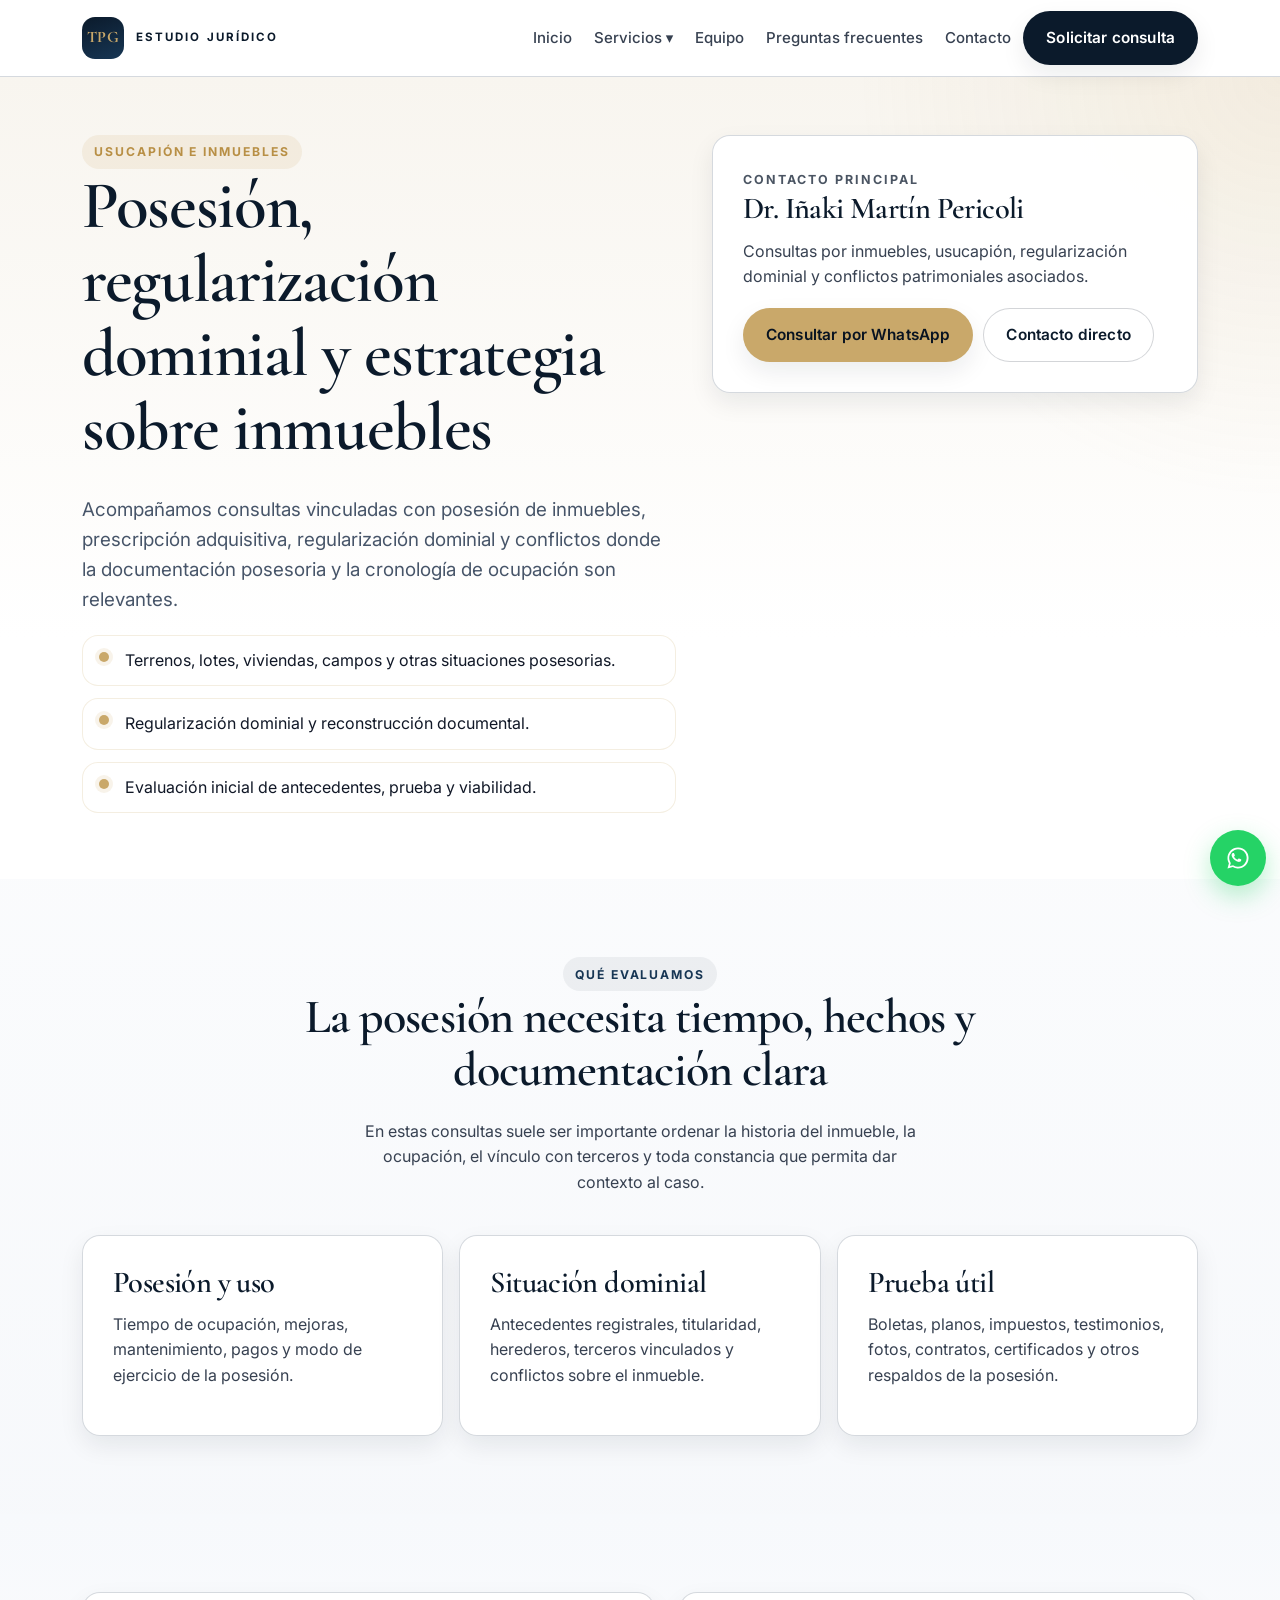
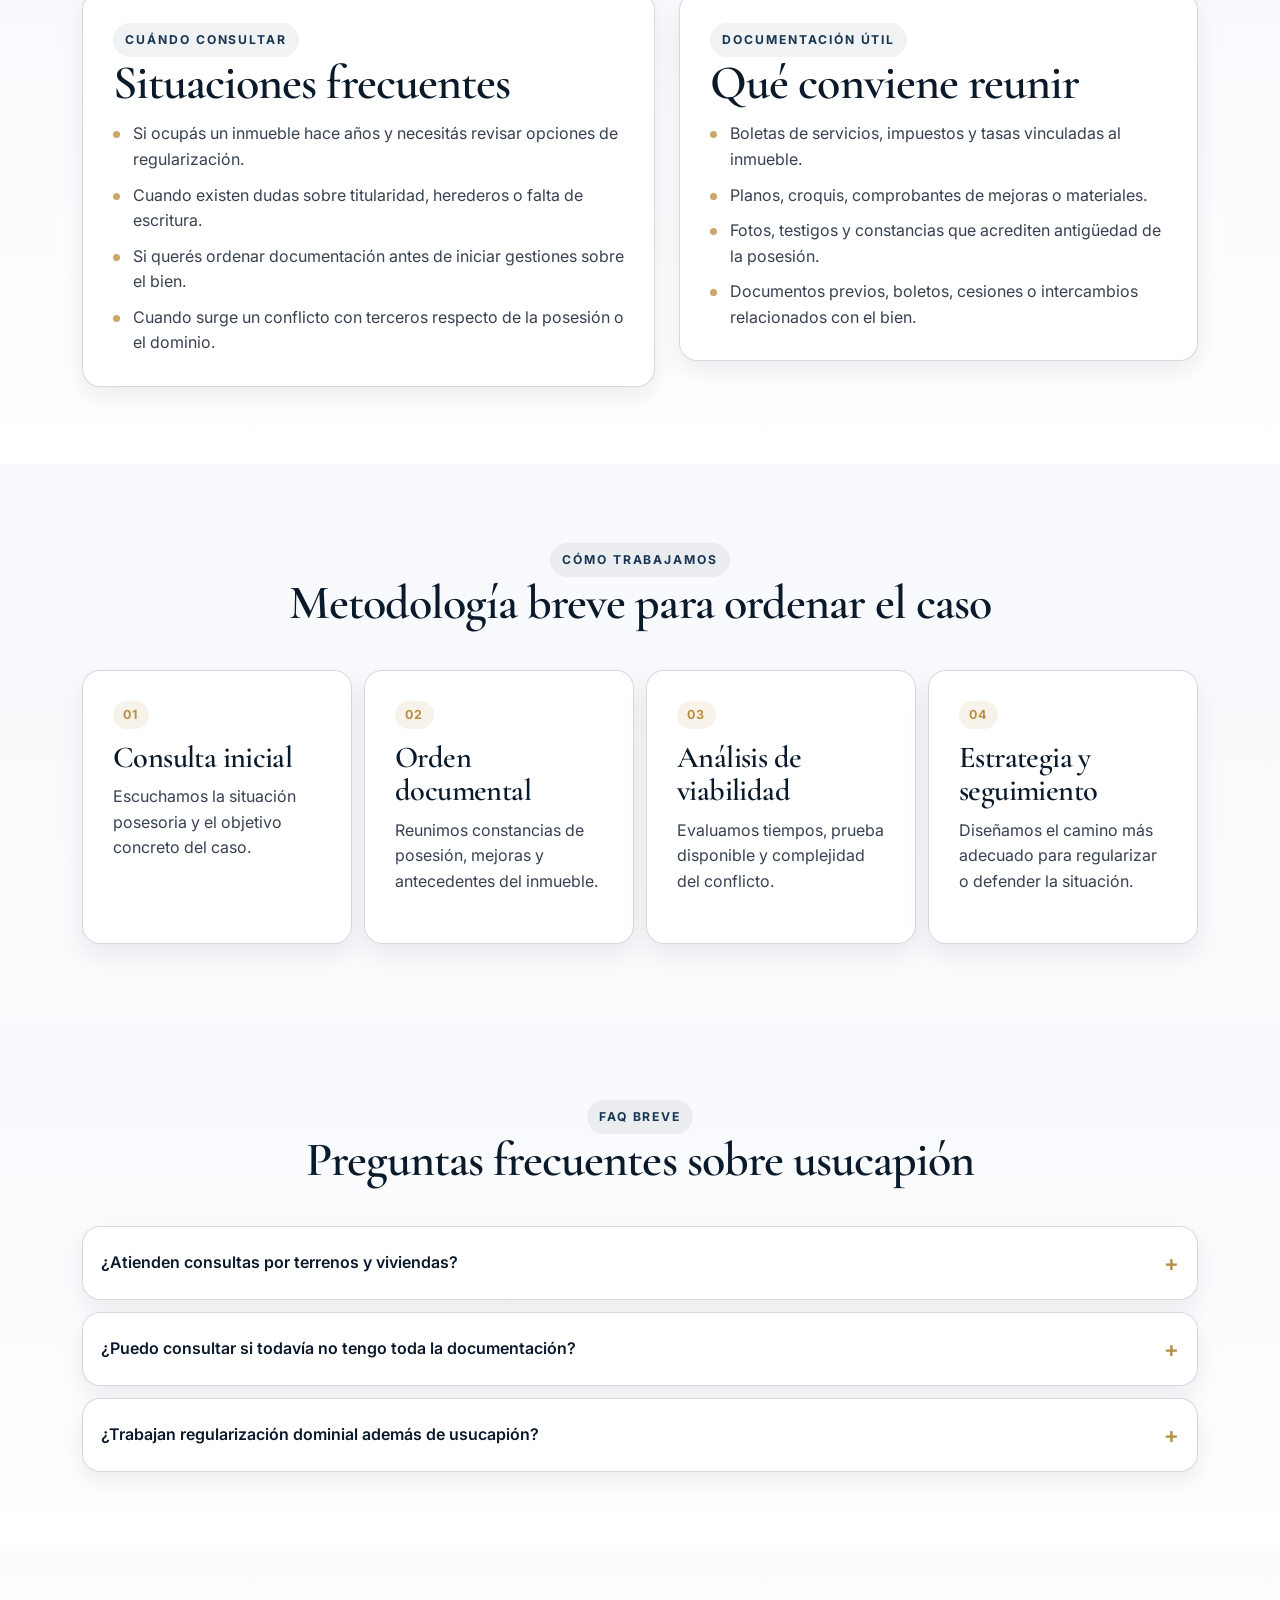
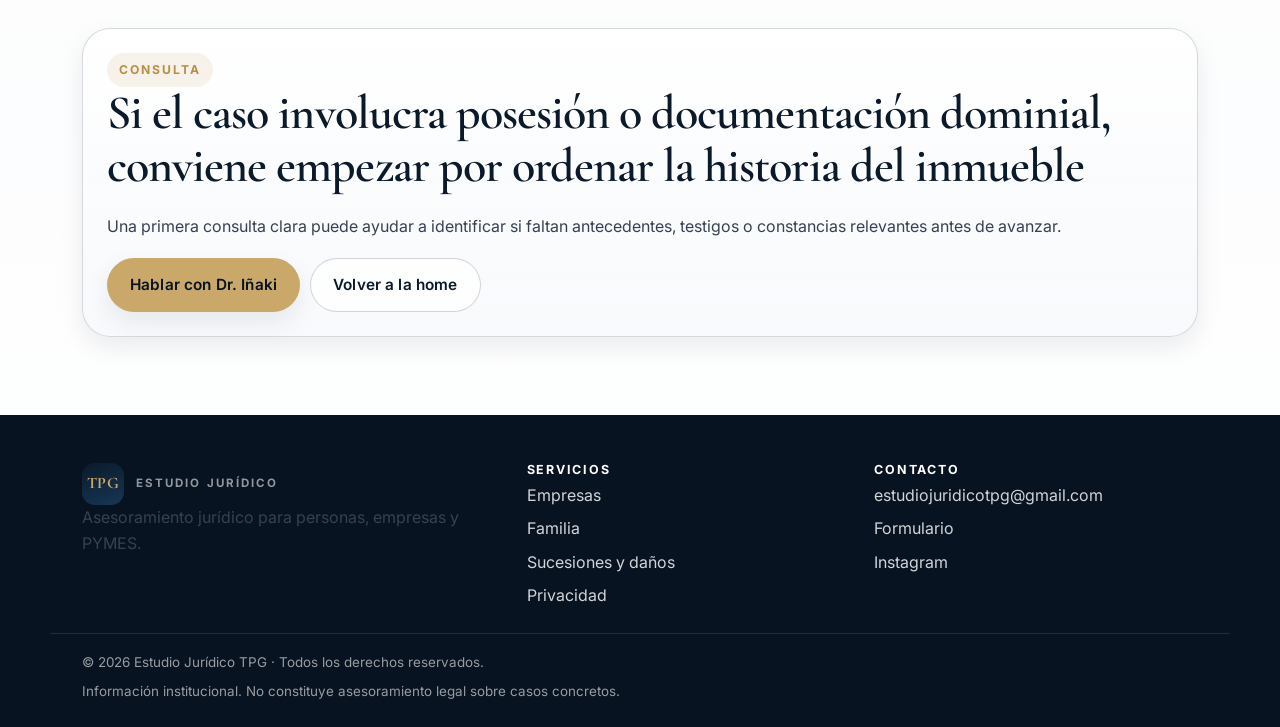
<file: usucapion.html>
<!doctype html>
<html lang="es-AR">
<head>
  <meta charset="utf-8" />
  <meta name="viewport" content="width=device-width, initial-scale=1, viewport-fit=cover" />
  <meta name="theme-color" content="#0b1a2b" />
  <title>Usucapión e inmuebles | Estudio Jurídico TPG</title>
  <meta name="description" content="Consultas por posesión de inmuebles, prescripción adquisitiva, regularización dominial, terrenos, lotes, viviendas y documentación posesoria." />
  <link rel="canonical" href="https://www.estudiojuridicotpg.com.ar/usucapion" />
  <meta property="og:type" content="article" />
  <meta property="og:title" content="Usucapión e inmuebles | Estudio Jurídico TPG" />
  <meta property="og:description" content="Posesión, regularización dominial, documentación posesoria y estrategia para conflictos sobre inmuebles." />
  <meta property="og:url" content="https://www.estudiojuridicotpg.com.ar/usucapion" />
  <meta property="og:image" content="https://www.estudiojuridicotpg.com.ar/og-image.png" />
  <meta name="twitter:card" content="summary_large_image" />
  <meta name="twitter:title" content="Usucapión e inmuebles | Estudio Jurídico TPG" />
  <meta name="twitter:description" content="Regularización dominial, posesión de inmuebles y documentación útil para usucapión." />
  <link rel="icon" href="data:image/svg+xml,%3Csvg xmlns='http://www.w3.org/2000/svg' viewBox='0 0 64 64'%3E%3Crect width='64' height='64' rx='12' fill='%230b1a2b'/%3E%3Ctext x='50%25' y='54%25' text-anchor='middle' font-family='Georgia,serif' font-weight='700' font-size='28' fill='%23c9a86a'%3ETPG%3C/text%3E%3C/svg%3E" />
  <link rel="preconnect" href="https://fonts.googleapis.com" />
  <link rel="preconnect" href="https://fonts.gstatic.com" crossorigin />
  <link href="https://fonts.googleapis.com/css2?family=Cormorant+Garamond:wght@500;600;700&family=Inter:wght@400;500;600;700&display=swap" rel="stylesheet" />
  <link rel="stylesheet" href="styles.css" />
</head>
<body>
  <a class="skip-link" href="#main">Saltar al contenido</a>
  <header class="site-header" id="top">
    <div class="container header__inner">
      <a href="/" class="brand" aria-label="Estudio Jurídico TPG - Inicio">
        <span class="brand__mark" aria-hidden="true">TPG</span>
        <span class="brand__text"><strong>Estudio Jurídico</strong><em>TPG</em></span>
      </a>
      <nav class="nav" aria-label="Navegación principal">
        <ul class="nav__list">
          <li><a href="/">Inicio</a></li>
          <li class="has-dropdown">
            <a href="/#servicios" aria-haspopup="true">Servicios <span aria-hidden="true">▾</span></a>
            <ul class="dropdown" role="menu">
              <li><a href="/fraude-bancario" role="menuitem">Fraude bancario</a></li>
              <li><a href="/empresas" role="menuitem">Empresas y PYMES</a></li>
              <li><a href="/laboral-art" role="menuitem">Laboral / ART</a></li>
              <li><a href="/amparos-salud" role="menuitem">Amparos de salud</a></li>
              <li><a href="/usucapion" role="menuitem">Usucapión</a></li>
              <li><a href="/sucesiones-danos" role="menuitem">Sucesiones y daños</a></li>
              <li><a href="/familia" role="menuitem">Familia</a></li>
            </ul>
          </li>
          <li><a href="/#equipo">Equipo</a></li>
          <li><a href="/#faq">Preguntas frecuentes</a></li>
          <li><a href="/#contacto">Contacto</a></li>
        </ul>
      </nav>
      <a class="btn btn--primary header__cta" href="/#consulta-rapida">Solicitar consulta</a>
      <button class="nav__toggle" id="navToggle" aria-controls="mobileNav" aria-expanded="false" aria-label="Abrir menú"><span></span><span></span><span></span></button>
    </div>
    <button class="mobile-nav__backdrop" id="mobileNavBackdrop" hidden tabindex="-1" aria-hidden="true"></button>
    <div class="mobile-nav" id="mobileNav" hidden role="dialog" aria-modal="true" aria-label="Menú principal móvil">
      <div class="mobile-nav__head">
        <p class="mobile-nav__eyebrow">Navegación</p>
        <button class="mobile-nav__close" id="mobileNavClose" type="button" aria-label="Cerrar menú"><span aria-hidden="true">×</span></button>
      </div>
      <ul class="mobile-nav__list">
        <li><a href="/">Inicio</a></li>
        <li><a href="/#servicios">Servicios</a></li>
        <li><a href="/#equipo">Equipo</a></li>
        <li><a href="/#faq">Preguntas frecuentes</a></li>
        <li><a href="/#contacto">Contacto</a></li>
      </ul>
      <div class="mobile-nav__actions">
        <a class="btn btn--primary btn--block" href="https://wa.me/5491160231009?text=Hola%2C%20quiero%20hacer%20una%20consulta%20por%20usucapi%C3%B3n%20o%20inmuebles%20con%20Estudio%20Jur%C3%ADdico%20TPG." target="_blank" rel="noopener">Consultar ahora</a>
      </div>
    </div>
  </header>

  <main id="main">
    <section class="page-hero" aria-labelledby="hero-title">
      <div class="container page-hero__grid">
        <div class="reveal">
          <span class="eyebrow eyebrow--gold">Usucapión e inmuebles</span>
          <h1 id="hero-title">Posesión, regularización dominial y estrategia sobre inmuebles</h1>
          <p class="lead">Acompañamos consultas vinculadas con posesión de inmuebles, prescripción adquisitiva, regularización dominial y conflictos donde la documentación posesoria y la cronología de ocupación son relevantes.</p>
          <ul class="page-hero__points" aria-label="Alcance del servicio">
            <li>Terrenos, lotes, viviendas, campos y otras situaciones posesorias.</li>
            <li>Regularización dominial y reconstrucción documental.</li>
            <li>Evaluación inicial de antecedentes, prueba y viabilidad.</li>
          </ul>
        </div>
        <aside class="page-hero__card reveal">
          <span class="card__title">Contacto principal</span>
          <h3>Dr. Iñaki Martín Pericoli</h3>
          <p>Consultas por inmuebles, usucapión, regularización dominial y conflictos patrimoniales asociados.</p>
          <div class="page-hero__actions">
            <a class="btn btn--gold" href="https://wa.me/5491160231009?text=Hola%20Dr.%20I%C3%B1aki%2C%20te%20escribo%20desde%20Estudio%20Jur%C3%ADdico%20TPG%20por%20una%20consulta%20de%20usucapi%C3%B3n%20o%20inmuebles." target="_blank" rel="noopener">Consultar por WhatsApp</a>
            <a class="btn btn--ghost" href="/#contacto">Contacto directo</a>
          </div>
        </aside>
      </div>
    </section>

    <section class="section" aria-labelledby="que-evaluamos-title">
      <div class="container">
        <div class="section__header reveal">
          <span class="eyebrow">Qué evaluamos</span>
          <h2 id="que-evaluamos-title">La posesión necesita tiempo, hechos y documentación clara</h2>
          <p>En estas consultas suele ser importante ordenar la historia del inmueble, la ocupación, el vínculo con terceros y toda constancia que permita dar contexto al caso.</p>
        </div>
        <div class="issue-grid">
          <article class="card reveal"><h3>Posesión y uso</h3><p>Tiempo de ocupación, mejoras, mantenimiento, pagos y modo de ejercicio de la posesión.</p></article>
          <article class="card reveal"><h3>Situación dominial</h3><p>Antecedentes registrales, titularidad, herederos, terceros vinculados y conflictos sobre el inmueble.</p></article>
          <article class="card reveal"><h3>Prueba útil</h3><p>Boletas, planos, impuestos, testimonios, fotos, contratos, certificados y otros respaldos de la posesión.</p></article>
        </div>
      </div>
    </section>

    <section class="section section--alt" aria-labelledby="cuando-consultar-title">
      <div class="container page-grid">
        <article class="card reveal">
          <span class="eyebrow">Cuándo consultar</span>
          <h2 id="cuando-consultar-title">Situaciones frecuentes</h2>
          <ul class="content-list">
            <li>Si ocupás un inmueble hace años y necesitás revisar opciones de regularización.</li>
            <li>Cuando existen dudas sobre titularidad, herederos o falta de escritura.</li>
            <li>Si querés ordenar documentación antes de iniciar gestiones sobre el bien.</li>
            <li>Cuando surge un conflicto con terceros respecto de la posesión o el dominio.</li>
          </ul>
        </article>
        <article class="card reveal">
          <span class="eyebrow">Documentación útil</span>
          <h2>Qué conviene reunir</h2>
          <ul class="content-list">
            <li>Boletas de servicios, impuestos y tasas vinculadas al inmueble.</li>
            <li>Planos, croquis, comprobantes de mejoras o materiales.</li>
            <li>Fotos, testigos y constancias que acrediten antigüedad de la posesión.</li>
            <li>Documentos previos, boletos, cesiones o intercambios relacionados con el bien.</li>
          </ul>
        </article>
      </div>
    </section>

    <section class="section" aria-labelledby="metodologia-title">
      <div class="container">
        <header class="section__header reveal">
          <span class="eyebrow">Cómo trabajamos</span>
          <h2 id="metodologia-title">Metodología breve para ordenar el caso</h2>
        </header>
        <div class="method-steps">
          <article class="method-card reveal"><span class="method-card__num">01</span><h3>Consulta inicial</h3><p>Escuchamos la situación posesoria y el objetivo concreto del caso.</p></article>
          <article class="method-card reveal"><span class="method-card__num">02</span><h3>Orden documental</h3><p>Reunimos constancias de posesión, mejoras y antecedentes del inmueble.</p></article>
          <article class="method-card reveal"><span class="method-card__num">03</span><h3>Análisis de viabilidad</h3><p>Evaluamos tiempos, prueba disponible y complejidad del conflicto.</p></article>
          <article class="method-card reveal"><span class="method-card__num">04</span><h3>Estrategia y seguimiento</h3><p>Diseñamos el camino más adecuado para regularizar o defender la situación.</p></article>
        </div>
      </div>
    </section>

    <section class="section section--alt" aria-labelledby="faq-title">
      <div class="container">
        <header class="section__header reveal">
          <span class="eyebrow">FAQ breve</span>
          <h2 id="faq-title">Preguntas frecuentes sobre usucapión</h2>
        </header>
        <div class="faq reveal">
          <details>
            <summary>¿Atienden consultas por terrenos y viviendas?</summary>
            <p>Sí. Se pueden revisar situaciones vinculadas con lotes, viviendas, terrenos, campos y otros inmuebles.</p>
          </details>
          <details>
            <summary>¿Puedo consultar si todavía no tengo toda la documentación?</summary>
            <p>Sí. La primera consulta también sirve para identificar qué conviene reunir y qué pruebas son más relevantes.</p>
          </details>
          <details>
            <summary>¿Trabajan regularización dominial además de usucapión?</summary>
            <p>Sí. Se analiza la vía adecuada según el estado registral, la posesión y los antecedentes del inmueble.</p>
          </details>
        </div>
      </div>
    </section>

    <section class="section" aria-labelledby="cta-title">
      <div class="container">
        <div class="page-cta reveal">
          <span class="eyebrow eyebrow--gold">Consulta</span>
          <h2 id="cta-title">Si el caso involucra posesión o documentación dominial, conviene empezar por ordenar la historia del inmueble</h2>
          <p>Una primera consulta clara puede ayudar a identificar si faltan antecedentes, testigos o constancias relevantes antes de avanzar.</p>
          <div class="page-cta__actions">
            <a class="btn btn--gold" href="https://wa.me/5491160231009?text=Hola%20Dr.%20I%C3%B1aki%2C%20te%20escribo%20desde%20Estudio%20Jur%C3%ADdico%20TPG%20por%20una%20consulta%20de%20usucapi%C3%B3n%20o%20inmuebles." target="_blank" rel="noopener">Hablar con Dr. Iñaki</a>
            <a class="btn btn--ghost" href="/#consulta-rapida">Volver a la home</a>
          </div>
        </div>
      </div>
    </section>
  </main>

  <footer class="site-footer">
    <div class="container footer__grid">
      <div><div class="brand brand--footer"><span class="brand__mark" aria-hidden="true">TPG</span><span class="brand__text"><strong>Estudio Jurídico</strong><em>TPG</em></span></div><p>Asesoramiento jurídico para personas, empresas y PYMES.</p></div>
      <div><h4>Servicios</h4><ul class="footer__links"><li><a href="/empresas">Empresas</a></li><li><a href="/familia">Familia</a></li><li><a href="/sucesiones-danos">Sucesiones y daños</a></li><li><a href="/privacidad">Privacidad</a></li></ul></div>
      <div><h4>Contacto</h4><ul class="footer__links"><li><a href="mailto:estudiojuridicotpg@gmail.com">estudiojuridicotpg@gmail.com</a></li><li><a href="/#contacto">Formulario</a></li><li><a href="https://www.instagram.com/tpgestudiojuridico/" target="_blank" rel="noopener">Instagram</a></li></ul></div>
    </div>
    <div class="container footer__bottom">
      <span>© <span id="year"></span> Estudio Jurídico TPG · Todos los derechos reservados.</span>
      <span>Información institucional. No constituye asesoramiento legal sobre casos concretos.</span>
    </div>
  </footer>

  <a class="wa-float" href="https://wa.me/5491160231009?text=Hola%2C%20quiero%20hacer%20una%20consulta%20por%20usucapi%C3%B3n%20o%20inmuebles%20con%20Estudio%20Jur%C3%ADdico%20TPG." target="_blank" rel="noopener" aria-label="Consultar por WhatsApp">
    <svg viewBox="0 0 32 32" aria-hidden="true" focusable="false"><path fill="currentColor" d="M19.11 17.43c-.27-.13-1.6-.79-1.85-.88-.25-.09-.43-.13-.61.13-.18.27-.7.88-.86 1.06-.16.18-.31.2-.58.07-.27-.13-1.13-.42-2.16-1.34-.8-.71-1.34-1.59-1.5-1.86-.16-.27-.02-.41.12-.55.12-.12.27-.31.41-.47.13-.16.18-.27.27-.45.09-.18.04-.34-.02-.47-.07-.13-.61-1.46-.83-2-.22-.53-.44-.46-.61-.47l-.52-.01c-.18 0-.47.07-.72.34-.25.27-.95.93-.95 2.27 0 1.34.97 2.63 1.11 2.81.13.18 1.91 2.92 4.63 4.09.65.28 1.15.45 1.55.58.65.21 1.24.18 1.71.11.52-.08 1.6-.65 1.83-1.28.23-.63.23-1.17.16-1.28-.07-.11-.25-.18-.52-.31zM16.02 4C9.39 4 4 9.39 4 16.02c0 2.13.56 4.21 1.62 6.04L4 28l6.07-1.59A12 12 0 1 0 16.02 4zm0 21.94c-1.84 0-3.65-.49-5.23-1.42l-.38-.22-3.6.94.96-3.51-.25-.39A9.96 9.96 0 1 1 16.02 25.94z"/></svg>
  </a>
  <script src="script.js"></script>

  <!-- Cloudflare Web Analytics -->
  <script defer src="https://static.cloudflareinsights.com/beacon.min.js" data-cf-beacon='{"token": "365ba94cfb7548d4a62223a97e2963ed"}'></script>
  <!-- End Cloudflare Web Analytics -->
</body>
</html>
</file>
<file: styles.css>
:root {
  --navy-950: #081321;
  --navy-900: #0b1a2b;
  --navy-800: #10243a;
  --navy-700: #173654;
  --navy-600: #23486c;
  --ink: #111827;
  --graphite: #1f2937;
  --slate: #475569;
  --gray-700: #374151;
  --gray-600: #4b5563;
  --gray-500: #6b7280;
  --gray-400: #9ca3af;
  --gray-300: #d1d5db;
  --gray-200: #e5e7eb;
  --gray-100: #f3f4f6;
  --gray-50: #f8fafc;
  --white: #ffffff;
  --gold: #c9a86a;
  --gold-strong: #b88f45;
  --gold-soft: #e7d3ac;
  --success: #166534;
  --danger: #b91c1c;

  --shadow-sm: 0 10px 24px rgba(11, 26, 43, 0.08);
  --shadow-md: 0 18px 42px rgba(11, 26, 43, 0.12);
  --shadow-lg: 0 28px 70px rgba(11, 26, 43, 0.16);

  --radius-sm: 12px;
  --radius: 18px;
  --radius-lg: 28px;
  --radius-xl: 38px;

  --container: 1180px;
  --gutter: clamp(18px, 4vw, 32px);
  --header-height: 72px;

  --serif: "Cormorant Garamond", Georgia, "Times New Roman", serif;
  --sans: "Inter", system-ui, -apple-system, BlinkMacSystemFont, "Segoe UI", sans-serif;
  --t: cubic-bezier(.2,.7,.2,1);
}

*, *::before, *::after {
  box-sizing: border-box;
}

html {
  scroll-behavior: smooth;
  -webkit-text-size-adjust: 100%;
  scroll-padding-top: calc(var(--header-height) + 16px);
}

body {
  margin: 0;
  font-family: var(--sans);
  color: var(--ink);
  line-height: 1.6;
  background:
    radial-gradient(circle at top right, rgba(201, 168, 106, 0.08), transparent 28%),
    linear-gradient(180deg, #ffffff 0%, #f8fafc 100%);
  -webkit-font-smoothing: antialiased;
  text-rendering: optimizeLegibility;
}

body.nav-open {
  overflow: hidden;
}

img, svg {
  display: block;
  max-width: 100%;
}

a {
  color: inherit;
  text-decoration: none;
}

button, input, select, textarea {
  font: inherit;
}

button {
  cursor: pointer;
  border: 0;
  background: transparent;
}

ul, ol {
  margin: 0;
  padding: 0;
}

ul {
  list-style: none;
}

:focus-visible {
  outline: 3px solid rgba(201, 168, 106, 0.9);
  outline-offset: 3px;
}

.skip-link {
  position: absolute;
  left: -9999px;
  top: 8px;
  z-index: 999;
  padding: 10px 14px;
  border-radius: 10px;
  background: var(--navy-900);
  color: var(--white);
}

.skip-link:focus {
  left: 8px;
}

.container {
  width: 100%;
  max-width: var(--container);
  margin: 0 auto;
  padding-inline: var(--gutter);
}

h1, h2, h3, h4 {
  margin: 0 0 0.45em;
  font-family: var(--serif);
  font-weight: 600;
  line-height: 1.1;
  letter-spacing: -0.02em;
  color: var(--navy-900);
}

h1, .display {
  font-size: clamp(2.2rem, 8vw, 4.2rem);
}

h2 {
  font-size: clamp(1.8rem, 5vw, 3rem);
}

h3 {
  font-size: clamp(1.3rem, 4vw, 1.9rem);
}

h4 {
  font-family: var(--sans);
  font-size: 1.06rem;
  font-weight: 700;
}

p {
  margin: 0 0 1em;
  color: var(--gray-700);
}

.lead {
  max-width: 62ch;
  color: var(--slate);
  font-size: clamp(1rem, 3.6vw, 1.18rem);
}

.eyebrow {
  display: inline-flex;
  align-items: center;
  min-height: 34px;
  padding: 6px 12px;
  border-radius: 999px;
  background: rgba(17, 36, 58, 0.06);
  color: var(--navy-700);
  font-size: 0.76rem;
  font-weight: 700;
  letter-spacing: 0.16em;
  text-transform: uppercase;
}

.eyebrow--gold {
  background: rgba(201, 168, 106, 0.14);
  color: var(--gold-strong);
}

.accent {
  color: var(--gold-strong);
}

.btn {
  display: inline-flex;
  align-items: center;
  justify-content: center;
  gap: 8px;
  min-height: 50px;
  padding: 14px 22px;
  border: 1px solid transparent;
  border-radius: 999px;
  font-size: 0.96rem;
  font-weight: 600;
  letter-spacing: 0.01em;
  transition: transform 0.22s var(--t), background-color 0.22s var(--t), color 0.22s var(--t), border-color 0.22s var(--t), box-shadow 0.22s var(--t);
}

.btn:hover {
  transform: translateY(-1px);
}

.btn--block {
  display: flex;
  width: 100%;
}

.btn--primary {
  background: var(--navy-900);
  color: var(--white);
  box-shadow: var(--shadow-sm);
}

.btn--primary:hover {
  background: var(--navy-700);
}

.btn--gold {
  background: var(--gold);
  color: var(--navy-950);
  box-shadow: var(--shadow-sm);
}

.btn--gold:hover {
  background: var(--gold-strong);
  color: var(--white);
}

.btn--ghost {
  border-color: rgba(11, 26, 43, 0.18);
  color: var(--navy-900);
  background: rgba(255, 255, 255, 0.74);
}

.btn--ghost:hover {
  border-color: rgba(11, 26, 43, 0.36);
}

.btn--ghost-light {
  border-color: rgba(255, 255, 255, 0.28);
  background: rgba(255, 255, 255, 0.06);
  color: var(--white);
}

.btn--ghost-light:hover {
  background: rgba(255, 255, 255, 0.12);
}

.btn--sm {
  min-height: 42px;
  padding: 10px 16px;
  font-size: 0.88rem;
}

.site-header {
  position: sticky;
  top: 0;
  z-index: 70;
  background: rgba(255, 255, 255, 0.9);
  border-bottom: 1px solid rgba(209, 213, 219, 0.9);
  backdrop-filter: saturate(150%) blur(12px);
  -webkit-backdrop-filter: saturate(150%) blur(12px);
}

.site-header.is-scrolled {
  box-shadow: 0 6px 20px rgba(11, 26, 43, 0.08);
}

.header__inner {
  display: flex;
  align-items: center;
  gap: 12px;
  min-height: var(--header-height);
}

.brand {
  display: inline-flex;
  align-items: center;
  gap: 12px;
  margin-right: auto;
}

.brand__mark {
  width: 42px;
  height: 42px;
  display: grid;
  place-items: center;
  border-radius: 13px;
  background: linear-gradient(160deg, var(--navy-900), var(--navy-700));
  color: var(--gold);
  font-family: var(--serif);
  font-size: 1rem;
  font-weight: 700;
  letter-spacing: 0.04em;
}

.brand__text {
  display: flex;
  flex-direction: column;
  line-height: 1;
}

.brand__text strong {
  color: var(--gray-600);
  font-size: 0.66rem;
  font-weight: 700;
  letter-spacing: 0.16em;
  text-transform: uppercase;
}

.brand__text em {
  color: var(--navy-900);
  font-style: normal;
  font-size: 1.2rem;
  font-weight: 700;
}

.site-header .brand__text em {
  display: none;
}

.site-header .brand__text strong {
  color: var(--navy-900);
  font-size: 0.72rem;
  letter-spacing: 0.18em;
}

.nav,
.header__cta {
  display: none;
}

.nav__toggle {
  width: 44px;
  height: 44px;
  display: inline-flex;
  flex-direction: column;
  justify-content: center;
  align-items: center;
  gap: 5px;
  border-radius: 12px;
  border: 1px solid rgba(17, 36, 58, 0.08);
  background: rgba(255, 255, 255, 0.84);
}

.nav__toggle span {
  width: 20px;
  height: 2px;
  border-radius: 2px;
  background: var(--navy-900);
  transition: transform 0.2s var(--t), opacity 0.2s var(--t);
}

.nav__toggle[aria-expanded="true"] span:nth-child(1) { transform: translateY(7px) rotate(45deg); }
.nav__toggle[aria-expanded="true"] span:nth-child(2) { opacity: 0; }
.nav__toggle[aria-expanded="true"] span:nth-child(3) { transform: translateY(-7px) rotate(-45deg); }

.mobile-nav__backdrop {
  position: fixed;
  inset: 0;
  z-index: 68;
  background: rgba(8, 19, 33, 0.38);
}

.mobile-nav {
  position: fixed;
  top: calc(var(--header-height) + 8px);
  left: var(--gutter);
  right: var(--gutter);
  z-index: 69;
  max-height: calc(100dvh - var(--header-height) - 24px);
  overflow: auto;
  padding: 18px;
  border-radius: 24px;
  border: 1px solid rgba(209, 213, 219, 0.95);
  background: rgba(255, 255, 255, 0.98);
  box-shadow: var(--shadow-lg);
}

.mobile-nav__head {
  display: flex;
  align-items: center;
  justify-content: space-between;
  gap: 12px;
  margin-bottom: 8px;
}

.mobile-nav__eyebrow {
  margin: 0;
  color: var(--gray-600);
  font-size: 0.74rem;
  font-weight: 700;
  letter-spacing: 0.14em;
  text-transform: uppercase;
}

.mobile-nav__close {
  width: 42px;
  height: 42px;
  border-radius: 12px;
  background: var(--gray-100);
  color: var(--navy-900);
  font-size: 1.6rem;
  line-height: 1;
}

.mobile-nav__list a {
  display: block;
  min-height: 52px;
  padding: 14px 8px;
  border-bottom: 1px solid var(--gray-100);
  color: var(--gray-800);
  font-weight: 600;
}

.mobile-nav__actions {
  display: grid;
  gap: 10px;
  margin-top: 18px;
}

.section {
  padding: clamp(56px, 8vw, 104px) 0;
}

.section--alt {
  background:
    linear-gradient(180deg, #f8fafc 0%, #f4f7fb 100%);
}

.section--dark {
  background:
    radial-gradient(circle at top right, rgba(201, 168, 106, 0.12), transparent 28%),
    linear-gradient(180deg, var(--navy-900) 0%, var(--navy-800) 100%);
  color: rgba(255, 255, 255, 0.88);
}

.section--dark h1,
.section--dark h2,
.section--dark h3,
.section--dark h4 {
  color: var(--white);
}

.section--dark p {
  color: rgba(255, 255, 255, 0.78);
}

.section__header {
  max-width: 760px;
  margin: 0 auto 32px;
  text-align: center;
}

.section__header p {
  margin-inline: auto;
  max-width: 60ch;
}

.hero {
  position: relative;
  overflow: hidden;
  padding: 34px 0 56px;
  background:
    radial-gradient(circle at top right, rgba(201, 168, 106, 0.12), transparent 26%),
    linear-gradient(180deg, #f8f5ef 0%, #ffffff 58%, #f8fafc 100%);
}

.hero__bg {
  position: absolute;
  inset: 0;
  background:
    radial-gradient(circle at 0% 100%, rgba(11, 26, 43, 0.08), transparent 34%);
  pointer-events: none;
}

.hero__grid,
.split,
.service-layout,
.contact__grid,
.page-grid,
.cta-band {
  display: grid;
  gap: 22px;
}

.hero__content {
  position: relative;
  z-index: 1;
}

.hero__context {
  max-width: 56ch;
  margin: 14px 0 0;
  color: var(--gray-600);
  font-size: 0.94rem;
  font-weight: 600;
}

.hero__cta {
  display: grid;
  gap: 12px;
  margin-top: 24px;
}

.hero__points,
.page-hero__points,
.list-check,
.mini-faq,
.method-steps,
.faq {
  display: grid;
  gap: 12px;
}

.hero__points li,
.page-hero__points li,
.list-check li,
.mini-faq li {
  position: relative;
  padding: 12px 14px 12px 42px;
  border: 1px solid rgba(201, 168, 106, 0.2);
  border-radius: 16px;
  background: rgba(255, 255, 255, 0.8);
  color: var(--gray-800);
}

.hero__points li::before,
.page-hero__points li::before,
.list-check li::before,
.mini-faq li::before {
  content: "";
  position: absolute;
  top: 16px;
  left: 16px;
  width: 10px;
  height: 10px;
  border-radius: 50%;
  background: var(--gold);
  box-shadow: 0 0 0 4px rgba(201, 168, 106, 0.14);
}

.hero__card,
.panel,
.card,
.segment-card,
.team__card,
.service-card,
.doctor-card,
.quick-form,
.contact__info,
.contact__form,
.contact-card,
.page-hero__card,
.method-card,
.faq details,
.legal-card {
  border: 1px solid rgba(209, 213, 219, 0.9);
  border-radius: var(--radius-lg);
  background: rgba(255, 255, 255, 0.96);
  box-shadow: var(--shadow-sm);
}

.hero__card {
  padding: 22px;
}

.card__title,
.contact__label {
  color: var(--gray-600);
  font-size: 0.78rem;
  font-weight: 700;
  letter-spacing: 0.16em;
  text-transform: uppercase;
}

.card__list {
  display: grid;
  gap: 10px;
  margin-top: 18px;
}

.card__list li {
  display: flex;
  gap: 10px;
  color: var(--gray-800);
}

.dot {
  width: 8px;
  height: 8px;
  margin-top: 8px;
  flex: 0 0 auto;
  border-radius: 50%;
  background: var(--gold);
}

.segment-grid,
.services-grid,
.team,
.doc-grid,
.issue-grid,
.summary-grid,
.grid-2,
.grid-3 {
  display: grid;
  gap: 16px;
}

.segment-card,
.service-card,
.doctor-card,
.method-card,
.contact-card {
  padding: 22px;
}

.segment-card {
  display: flex;
  flex-direction: column;
  min-height: 100%;
  justify-content: flex-start;
  background:
    linear-gradient(180deg, rgba(255, 255, 255, 0.98), rgba(248, 250, 252, 0.96));
}

.segment-card h3,
.service-card h3,
.doctor-card h3,
.method-card h3,
.contact-card h3 {
  margin-bottom: 10px;
}

.segment-card p,
.service-card p,
.doctor-card p,
.method-card p,
.contact-card p {
  margin-bottom: 18px;
}

.segment-card p {
  max-width: 30ch;
}

.segment-card__actions,
.service-card__actions,
.team__links,
.page-cta__actions,
.contact-card__actions {
  display: flex;
  flex-wrap: wrap;
  gap: 10px;
}

.service-card__meta,
.doctor-card__meta {
  display: inline-flex;
  align-items: center;
  min-height: 28px;
  padding: 4px 10px;
  border-radius: 999px;
  background: rgba(201, 168, 106, 0.14);
  color: var(--gold-strong);
  font-size: 0.76rem;
  font-weight: 700;
  letter-spacing: 0.08em;
  text-transform: uppercase;
}

.segment-card__actions {
  margin-top: auto;
}

section[aria-labelledby="home-services-title"] {
  display: none;
}

.quick-form,
.contact__form {
  padding: clamp(22px, 4vw, 34px);
}

.quick-form {
  background:
    linear-gradient(180deg, rgba(255, 255, 255, 0.98), rgba(247, 249, 252, 0.97));
}

.quick-form__header {
  margin-bottom: 18px;
}

.field,
.field-row {
  display: grid;
  gap: 8px;
}

.field {
  margin-bottom: 14px;
}

.field-row {
  grid-template-columns: 1fr;
}

.field label {
  color: var(--gray-700);
  font-size: 0.86rem;
  font-weight: 700;
}

.optional {
  color: var(--gray-500);
  font-weight: 500;
}

.field input,
.field select,
.field textarea {
  width: 100%;
  min-height: 52px;
  padding: 13px 14px;
  border: 1.5px solid var(--gray-300);
  border-radius: 16px;
  background: linear-gradient(180deg, #ffffff 0%, #fbfcfd 100%);
  color: var(--ink);
  transition: border-color 0.2s var(--t), box-shadow 0.2s var(--t);
}

.field textarea {
  min-height: 130px;
  resize: vertical;
}

.field input::placeholder,
.field textarea::placeholder {
  color: var(--gray-500);
}

.field input:focus,
.field select:focus,
.field textarea:focus {
  outline: none;
  border-color: var(--navy-700);
  box-shadow: 0 0 0 4px rgba(23, 54, 84, 0.12);
}

.btn:disabled,
button:disabled {
  cursor: wait;
  opacity: 0.72;
}

.field input[aria-invalid="true"],
.field select[aria-invalid="true"],
.field textarea[aria-invalid="true"] {
  border-color: rgba(185, 28, 28, 0.72);
  box-shadow: 0 0 0 4px rgba(185, 28, 28, 0.12);
}

.form-status {
  min-height: 1.3em;
  margin-top: 10px;
  font-size: 0.92rem;
  font-weight: 600;
}

.form-status.ok { color: var(--success); }
.form-status.err { color: var(--danger); }

.form-note {
  margin-top: 10px;
  color: var(--gray-500);
  font-size: 0.84rem;
}

.about-compact {
  max-width: 760px;
  margin: 0 auto;
  display: grid;
  gap: 10px;
  text-align: center;
}

.about-compact p {
  margin-bottom: 0;
  font-size: 1rem;
}

#estudio {
  padding-top: clamp(42px, 5vw, 64px);
  padding-bottom: clamp(28px, 3.5vw, 44px);
}

#equipo {
  padding-top: clamp(28px, 3.8vw, 48px);
}

#estudio .section__header {
  margin-bottom: 18px;
}

#estudio .section__header h2 {
  max-width: 760px;
  font-size: clamp(2rem, 4.4vw, 3rem);
}

#equipo .section__header {
  margin-bottom: 28px;
}

#equipo .section__header h2 {
  font-size: clamp(2rem, 4.3vw, 3rem);
}

.summary-grid .contact-card,
.summary-grid .service-card {
  min-height: 100%;
}

.team__card {
  padding: 24px 22px;
  display: flex;
  flex-direction: column;
}

.team__avatar {
  width: 64px;
  height: 64px;
  display: grid;
  place-items: center;
  margin-bottom: 14px;
  border-radius: 50%;
  background: linear-gradient(160deg, var(--navy-900), var(--navy-700));
  color: var(--gold);
  font-family: var(--serif);
  font-size: 1.4rem;
  font-weight: 700;
}

.team__role {
  margin-bottom: 10px;
  color: var(--gold-strong);
  font-size: 0.82rem;
  font-weight: 700;
  letter-spacing: 0.05em;
  text-transform: uppercase;
}

.method-steps {
  grid-template-columns: 1fr;
}

.method-card {
  padding: 20px;
}

.method-card__num {
  display: inline-flex;
  align-items: center;
  min-height: 28px;
  margin-bottom: 12px;
  padding: 4px 10px;
  border-radius: 999px;
  background: rgba(201, 168, 106, 0.14);
  color: var(--gold-strong);
  font-size: 0.78rem;
  font-weight: 700;
  letter-spacing: 0.1em;
}

.faq details {
  padding: 4px 18px;
}

.faq details[open] {
  border-color: rgba(201, 168, 106, 0.7);
}

.faq summary {
  display: flex;
  align-items: center;
  justify-content: space-between;
  gap: 16px;
  min-height: 60px;
  padding: 14px 0;
  cursor: pointer;
  list-style: none;
  font-weight: 600;
  color: var(--navy-900);
}

.faq summary::-webkit-details-marker {
  display: none;
}

.faq summary::after {
  content: "+";
  color: var(--gold-strong);
  font-size: 1.4rem;
  flex: 0 0 auto;
}

.faq details[open] summary::after {
  content: "−";
}

.faq p {
  margin: 0 0 18px;
  padding-top: 14px;
  border-top: 1px dashed var(--gray-200);
}

.contact__grid {
  align-items: start;
}

.contact__info {
  padding: 24px 22px;
  background: rgba(255, 255, 255, 0.05);
  border-color: rgba(255, 255, 255, 0.08);
}

.contact__label {
  color: var(--gold-soft);
}

.contact__summary {
  color: rgba(255, 255, 255, 0.82);
}

.contact__list {
  display: grid;
  gap: 12px;
  margin-bottom: 20px;
}

.contact__list li {
  padding: 16px 18px;
  border-radius: 18px;
  border: 1px solid rgba(255, 255, 255, 0.08);
  background: rgba(255, 255, 255, 0.04);
}

.contact__list .lbl {
  display: inline-block;
  margin-bottom: 4px;
  color: var(--gold-soft);
  font-size: 0.74rem;
  font-weight: 700;
  letter-spacing: 0.15em;
  text-transform: uppercase;
}

.contact__list a {
  color: var(--white);
  font-weight: 600;
}

.contact__trust {
  display: grid;
  gap: 10px;
  margin: 0 0 24px;
}

.contact__trust li {
  position: relative;
  padding-left: 24px;
  color: rgba(255, 255, 255, 0.8);
}

.contact__trust li::before {
  content: "";
  position: absolute;
  top: 9px;
  left: 0;
  width: 10px;
  height: 10px;
  border-radius: 50%;
  background: var(--gold);
}

.doctor-grid {
  display: grid;
  gap: 12px;
  margin-bottom: 24px;
}

.doctor-card {
  background: rgba(255, 255, 255, 0.04);
  border-color: rgba(255, 255, 255, 0.1);
}

.doctor-card h4 {
  color: var(--white);
}

.doctor-card p {
  color: rgba(255, 255, 255, 0.76);
}

.shortcut-grid {
  display: flex;
  flex-wrap: wrap;
  gap: 10px;
}

.shortcut-grid a {
  min-height: 40px;
  padding: 10px 14px;
  border-radius: 999px;
  border: 1px solid rgba(255, 255, 255, 0.14);
  background: rgba(255, 255, 255, 0.05);
  color: var(--white);
  font-size: 0.9rem;
  font-weight: 600;
}

.shortcut-grid a:hover {
  background: rgba(255, 255, 255, 0.12);
}

.contact__form {
  position: relative;
  overflow: hidden;
  border-radius: var(--radius-xl);
  background:
    linear-gradient(180deg, rgba(255, 255, 255, 0.98), rgba(248, 250, 252, 0.98));
  box-shadow: 0 28px 64px rgba(8, 19, 33, 0.18);
}

.contact__form::before {
  content: "";
  position: absolute;
  inset: 0 0 auto 0;
  height: 4px;
  background: linear-gradient(90deg, var(--gold), rgba(201, 168, 106, 0));
}

.contact__form h3 {
  font-size: clamp(1.7rem, 4vw, 2.3rem);
}

.contact__intro {
  max-width: 54ch;
  color: var(--gray-600);
  font-size: 0.98rem;
}

.page-hero {
  position: relative;
  overflow: hidden;
  padding: 42px 0 48px;
  background:
    radial-gradient(circle at top right, rgba(201, 168, 106, 0.12), transparent 28%),
    linear-gradient(180deg, #f8f5ef 0%, #ffffff 70%);
}

.page-hero__grid {
  display: grid;
  gap: 22px;
}

.page-hero__card {
  padding: 24px;
}

.page-hero__actions,
.page-cta__actions {
  display: grid;
  gap: 10px;
  margin-top: 18px;
}

.content-list {
  display: grid;
  gap: 10px;
}

.content-list li {
  position: relative;
  padding-left: 20px;
  color: var(--gray-700);
}

.content-list li::before {
  content: "";
  position: absolute;
  top: 10px;
  left: 0;
  width: 7px;
  height: 7px;
  border-radius: 50%;
  background: var(--gold);
}

.page-note {
  padding: 18px;
  border-radius: 18px;
  background: rgba(201, 168, 106, 0.08);
  color: var(--gray-700);
}

.page-cta {
  padding: 24px;
  border-radius: var(--radius-lg);
  background:
    linear-gradient(180deg, rgba(255, 255, 255, 0.98), rgba(247, 249, 252, 0.97));
  border: 1px solid rgba(209, 213, 219, 0.9);
  box-shadow: var(--shadow-sm);
}

.site-footer {
  padding: 48px 0 24px;
  background: var(--navy-950);
  color: rgba(255, 255, 255, 0.76);
}

.footer__grid {
  display: grid;
  gap: 24px;
}

.brand--footer .brand__text strong {
  color: rgba(255, 255, 255, 0.56);
  font-size: 0.72rem;
  letter-spacing: 0.18em;
}

.brand--footer .brand__text em {
  display: none;
}

.site-footer h4 {
  color: var(--white);
  font-family: var(--sans);
  font-size: 0.78rem;
  font-weight: 700;
  letter-spacing: 0.14em;
  text-transform: uppercase;
}

.footer__links {
  display: grid;
  gap: 8px;
}

.footer__links a {
  color: rgba(255, 255, 255, 0.82);
}

.footer__bottom {
  display: grid;
  gap: 8px;
  margin-top: 24px;
  padding-top: 18px;
  border-top: 1px solid rgba(255, 255, 255, 0.1);
  font-size: 0.84rem;
  color: rgba(255, 255, 255, 0.58);
}

.wa-float {
  position: fixed;
  right: 14px;
  bottom: 14px;
  z-index: 75;
  width: 56px;
  height: 56px;
  display: grid;
  place-items: center;
  border-radius: 50%;
  background: #25d366;
  color: #fff;
  box-shadow: 0 10px 26px rgba(37, 211, 102, 0.34);
  animation: pulse 2.4s var(--t) infinite;
}

.wa-float svg {
  width: 28px;
  height: 28px;
}

@keyframes pulse {
  0% { box-shadow: 0 10px 26px rgba(37, 211, 102, 0.34), 0 0 0 0 rgba(37, 211, 102, 0.5); }
  70% { box-shadow: 0 10px 26px rgba(37, 211, 102, 0.34), 0 0 0 18px rgba(37, 211, 102, 0); }
  100% { box-shadow: 0 10px 26px rgba(37, 211, 102, 0.34), 0 0 0 0 rgba(37, 211, 102, 0); }
}

.reveal {
  opacity: 0;
  transform: translateY(18px);
  transition: opacity 0.65s var(--t), transform 0.65s var(--t);
}

.reveal.in {
  opacity: 1;
  transform: none;
}

.legal-wrap {
  padding: clamp(48px, 8vw, 90px) 0 clamp(60px, 8vw, 100px);
}

.legal-card {
  max-width: 860px;
  margin: 0 auto;
  padding: clamp(28px, 5vw, 48px);
}

.legal-meta {
  display: inline-flex;
  align-items: center;
  min-height: 30px;
  margin-bottom: 14px;
  padding: 4px 10px;
  border-radius: 999px;
  background: rgba(201, 168, 106, 0.14);
  color: var(--gold-strong);
  font-size: 0.76rem;
  font-weight: 700;
  letter-spacing: 0.14em;
  text-transform: uppercase;
}

.legal-card h1 {
  font-size: clamp(1.9rem, 5vw, 2.8rem);
}

.legal-card h2 {
  margin-top: 1.4em;
  font-size: clamp(1.1rem, 2.4vw, 1.35rem);
}

.legal-card ul {
  padding-left: 1.2em;
}

.legal-card ul li {
  list-style: disc;
  margin-bottom: 6px;
  color: var(--gray-700);
}

.legal-back {
  display: inline-flex;
  align-items: center;
  gap: 8px;
  margin-top: 28px;
  color: var(--navy-900);
  font-weight: 700;
  border-bottom: 2px solid var(--gold);
}

.err-wrap {
  min-height: 100dvh;
  display: grid;
  place-items: center;
  padding: 32px 20px;
  background:
    radial-gradient(circle at top right, rgba(201, 168, 106, 0.14), transparent 24%),
    linear-gradient(180deg, #f8f5ef 0%, #ffffff 100%);
}

.err-card {
  width: min(100%, 620px);
  padding: clamp(28px, 6vw, 42px);
  text-align: center;
}

.err-code {
  color: var(--navy-900);
  font-family: var(--serif);
  font-size: clamp(4.8rem, 20vw, 8rem);
  line-height: 0.92;
}

.err-code span {
  color: var(--gold-strong);
}

.err-actions {
  display: grid;
  gap: 12px;
  margin-top: 24px;
}

@media (min-width: 540px) {
  .hero__cta,
  .page-hero__actions,
  .page-cta__actions,
  .cta-band {
    grid-template-columns: repeat(2, minmax(0, max-content));
  }

  .field-row {
    grid-template-columns: repeat(2, minmax(0, 1fr));
  }

  .err-actions {
    grid-template-columns: repeat(2, minmax(0, max-content));
    justify-content: center;
  }
}

@media (min-width: 680px) {
  :root {
    --header-height: 76px;
  }

  .segment-grid,
  .services-grid,
  .grid-2,
  .doc-grid,
  .issue-grid,
  .summary-grid,
  .team,
  .method-steps {
    grid-template-columns: repeat(2, minmax(0, 1fr));
  }

  .footer__grid {
    grid-template-columns: 1.3fr 1fr 1fr;
  }
}

@media (min-width: 980px) {
  .nav {
    display: block;
  }

  .header__cta {
    display: inline-flex;
  }

  .nav__toggle,
  .mobile-nav,
  .mobile-nav__backdrop {
    display: none !important;
  }

  .nav__list {
    display: flex;
    align-items: center;
    gap: 22px;
  }

  .nav__list a {
    position: relative;
    padding: 8px 0;
    color: var(--gray-700);
    font-size: 0.94rem;
    font-weight: 500;
  }

  .nav__list a::after {
    content: "";
    position: absolute;
    left: 0;
    bottom: 2px;
    width: 0;
    height: 2px;
    background: var(--gold);
    transition: width 0.22s var(--t);
  }

  .nav__list a:hover::after,
  .nav__list a:focus-visible::after {
    width: 100%;
  }

  .has-dropdown {
    position: relative;
  }

  .has-dropdown::after {
    content: "";
    position: absolute;
    top: 100%;
    left: -16px;
    width: calc(100% + 32px);
    height: 14px;
  }

  .dropdown {
    position: absolute;
    top: calc(100% + 8px);
    left: -10px;
    z-index: 75;
    min-width: 250px;
    padding: 10px;
    border-radius: 16px;
    border: 1px solid var(--gray-200);
    background: var(--white);
    box-shadow: var(--shadow-md);
    opacity: 0;
    pointer-events: none;
    transform: translateY(6px);
    transition: opacity 0.18s var(--t), transform 0.18s var(--t);
  }

  .has-dropdown:hover .dropdown,
  .has-dropdown:focus-within .dropdown {
    opacity: 1;
    pointer-events: auto;
    transform: translateY(0);
  }

  .dropdown a {
    display: block;
    padding: 10px 12px;
    border-radius: 10px;
  }

  .dropdown a::after {
    display: none;
  }

  .dropdown a:hover {
    background: var(--gray-100);
  }

  .hero__grid,
  .page-hero__grid,
  .split,
  .contact__grid,
  .page-grid {
    grid-template-columns: repeat(2, minmax(0, 1fr));
    gap: 36px;
    align-items: start;
  }

  .hero {
    padding: 52px 0 72px;
  }

  .hero__grid {
    align-items: center;
  }

  .hero__card {
    position: sticky;
    top: calc(var(--header-height) + 24px);
  }

  .segment-grid {
    grid-template-columns: repeat(3, minmax(0, 1fr));
    gap: 20px;
  }

  .services-grid {
    grid-template-columns: repeat(3, minmax(0, 1fr));
  }

  .summary-grid {
    grid-template-columns: 1.15fr 0.85fr;
  }

  .team,
  .method-steps {
    grid-template-columns: repeat(3, minmax(0, 1fr));
  }

  .contact__info {
    position: sticky;
    top: calc(var(--header-height) + 24px);
  }

  .page-grid {
    grid-template-columns: 1.05fr 0.95fr;
  }
}

@media (min-width: 1180px) {
  .segment-grid {
    grid-template-columns: repeat(3, minmax(0, 1fr));
  }

  .page-hero__grid {
    grid-template-columns: 1.1fr 0.9fr;
  }
}

@media (max-width: 539px) {
  .segment-card__actions,
  .service-card__actions,
  .team__links {
    flex-direction: column;
  }
}

@media (prefers-reduced-motion: reduce) {
  *, *::before, *::after {
    animation-duration: 0.001ms !important;
    animation-iteration-count: 1 !important;
    transition-duration: 0.001ms !important;
    scroll-behavior: auto !important;
  }

  .reveal {
    opacity: 1;
    transform: none;
  }

  .wa-float {
    animation: none;
  }
}

/* Editorial polish for the refactored home. */
body {
  background:
    linear-gradient(180deg, #ffffff 0%, #f6f8fb 42%, #ffffff 100%);
}

#servicios {
  position: relative;
  overflow: hidden;
  padding-top: clamp(44px, 6vw, 76px);
}

#servicios::before {
  content: "";
  position: absolute;
  inset: 0;
  pointer-events: none;
  background:
    linear-gradient(90deg, rgba(11, 26, 43, 0.04) 1px, transparent 1px),
    linear-gradient(180deg, rgba(11, 26, 43, 0.035) 1px, transparent 1px);
  background-size: 72px 72px;
  mask-image: linear-gradient(180deg, transparent 0%, #000 18%, #000 76%, transparent 100%);
}

#servicios .container {
  position: relative;
}

#servicios .section__header {
  max-width: 780px;
  margin-bottom: clamp(26px, 4vw, 44px);
  text-align: left;
}

#servicios .section__header h2 {
  max-width: 760px;
  font-size: clamp(2.25rem, 4.2vw, 4rem);
}

#servicios .section__header p {
  margin-inline: 0;
}

.segment-grid {
  counter-reset: segment;
  align-items: stretch;
}

.segment-card {
  position: relative;
  isolation: isolate;
  overflow: hidden;
  min-height: 256px;
  padding: clamp(24px, 3vw, 34px);
  border-radius: 22px;
  border-color: rgba(148, 163, 184, 0.28);
  background:
    linear-gradient(180deg, rgba(255, 255, 255, 0.98) 0%, rgba(248, 250, 252, 0.96) 100%);
  box-shadow: 0 18px 42px rgba(11, 26, 43, 0.08);
  counter-increment: segment;
}

.segment-card::before {
  content: "";
  position: absolute;
  top: 0;
  left: 0;
  width: 100%;
  height: 4px;
  background: linear-gradient(90deg, var(--gold), rgba(201, 168, 106, 0));
}

.segment-card::after {
  content: "0" counter(segment);
  position: absolute;
  right: 22px;
  bottom: 8px;
  z-index: -1;
  color: rgba(11, 26, 43, 0.045);
  font-family: var(--serif);
  font-size: 6.5rem;
  font-weight: 700;
  line-height: 1;
}

.segment-card h3 {
  max-width: 13ch;
  margin-top: 12px;
  font-size: clamp(1.75rem, 2.4vw, 2.28rem);
}

.segment-card p {
  max-width: 34ch;
  color: var(--gray-600);
  font-size: 0.98rem;
}

.segment-card__actions {
  margin-top: auto;
  padding-top: 10px;
}

.segment-card__actions .btn {
  min-height: 44px;
}

.segment-card__actions .btn--ghost {
  background: rgba(255, 255, 255, 0.92);
}

.service-card__meta {
  background: rgba(201, 168, 106, 0.13);
  color: #9b7130;
}

@media (min-width: 680px) {
  .segment-grid {
    grid-template-columns: repeat(2, minmax(0, 1fr));
    gap: 18px;
  }
}

@media (min-width: 980px) {
  #servicios {
    padding-bottom: clamp(58px, 7vw, 94px);
  }

  .segment-grid {
    grid-template-columns: repeat(3, minmax(0, 1fr)) !important;
    gap: 22px;
  }

  .segment-card:nth-child(1),
  .segment-card:nth-child(2) {
    min-height: 300px;
  }

  .segment-card:nth-child(7) {
    grid-column: auto;
    min-height: 256px;
  }
}

@media (min-width: 1180px) {
  .segment-grid {
    grid-template-columns: repeat(3, minmax(0, 1fr)) !important;
  }
}

@media (max-width: 679px) {
  #servicios .section__header {
    text-align: left;
  }

  .segment-card {
    min-height: auto;
    padding: 22px;
  }

  .segment-card h3 {
    max-width: none;
  }

  .segment-card::after {
    font-size: 4.8rem;
  }
}

/* Keep one clear conversion form: the quick form near the top. */
#contacto .contact__form {
  display: none;
}

#contacto .contact__grid {
  max-width: 980px;
  margin-inline: auto;
}

#contacto .contact__info {
  position: static;
}

#contacto .doctor-grid {
  grid-template-columns: repeat(3, minmax(0, 1fr));
}

#contacto .doctor-card {
  min-height: 100%;
}

@media (max-width: 979px) {
  #contacto .doctor-grid {
    grid-template-columns: 1fr;
  }
}

/* Premium consolidation pass: one clear form, calmer spacing, tighter cards. */
.section {
  padding: clamp(44px, 6.5vw, 78px) 0;
}

.page-hero {
  padding: clamp(34px, 5vw, 58px) 0 clamp(38px, 5.5vw, 66px);
}

.section__header {
  margin-bottom: clamp(24px, 4vw, 40px);
}

.section__header h2 {
  max-width: 820px;
  margin-inline: auto;
}

.section__header p {
  max-width: 56ch;
}

.card,
.segment-card,
.team__card,
.service-card,
.doctor-card,
.method-card,
.contact-card,
.page-hero__card,
.quick-form,
.contact__info,
.contact__form,
.faq details {
  border-radius: 18px;
}

.card,
.page-hero__card,
.method-card,
.team__card {
  padding: clamp(22px, 2.6vw, 30px);
}

.card h3,
.issue-grid .card h3,
.page-grid .card h2 {
  margin-bottom: 12px;
}

.issue-grid .card {
  min-height: 150px;
}

.page-grid .card {
  align-self: start;
}

.section--alt {
  background: linear-gradient(180deg, #f7f9fc 0%, #ffffff 100%);
}

.section--dark {
  padding-top: clamp(48px, 7vw, 86px);
  padding-bottom: clamp(48px, 7vw, 86px);
}

.section--dark .contact__form,
.section--dark .contact__form h3,
.section--dark .contact__form h4,
.section--dark .contact__form label,
.section--dark .contact__form p,
.section--dark .contact__intro,
.section--dark .form-note {
  color: var(--navy-900);
}

.section--dark .contact__form .contact__label {
  color: var(--gold-strong);
}

#contacto .section__header h2 {
  color: var(--white);
}

#contacto .section__header p {
  color: rgba(255, 255, 255, 0.78);
}

#contacto .contact__grid {
  display: block !important;
  max-width: 1120px;
  margin-inline: auto;
}

#contacto .contact__info {
  width: 100%;
  max-width: none;
  padding: clamp(24px, 4vw, 38px);
  background:
    linear-gradient(180deg, rgba(255, 255, 255, 0.07), rgba(255, 255, 255, 0.035));
}

#contacto .contact__list {
  grid-template-columns: repeat(2, minmax(0, 1fr));
}

#contacto .contact__trust {
  grid-template-columns: repeat(3, minmax(0, 1fr));
  gap: 14px;
}

#contacto .contact__trust,
#contacto .shortcut-grid {
  display: none;
}

#contacto .doctor-grid {
  grid-template-columns: repeat(3, minmax(0, 1fr));
  gap: 16px;
}

#contacto .doctor-card {
  display: flex;
  flex-direction: column;
  padding: 20px;
  min-height: 100%;
}

#contacto .doctor-card .btn {
  margin-top: auto;
  border-radius: 14px;
}

#contacto .shortcut-grid {
  margin-top: 8px;
}

#contacto h3 {
  margin-top: 26px;
}

#contacto .contact__label + h3 {
  margin-top: 8px;
}

#contacto .contact__list {
  margin-bottom: 8px;
}

@media (min-width: 980px) {
  .issue-grid {
    grid-template-columns: repeat(3, minmax(0, 1fr));
  }

  .method-steps {
    grid-template-columns: repeat(4, minmax(0, 1fr));
  }

  .page-grid {
    gap: 24px;
  }
}

@media (max-width: 979px) {
  #contacto .contact__list,
  #contacto .contact__trust,
  #contacto .doctor-grid {
    grid-template-columns: 1fr;
  }
}

@media (max-width: 679px) {
  .section {
    padding: 38px 0;
  }

  .section__header {
    text-align: left;
  }

  .section__header h2,
  .section__header p {
    margin-inline: 0;
  }

  .quick-form,
  .contact__info {
    padding: 22px;
  }
}

/* Mobile experience pass. */
@media (max-width: 679px) {
  :root {
    --header-height: 64px;
    --gutter: 18px;
  }

  html {
    scroll-padding-top: 78px;
  }

  h1,
  .display {
    font-size: clamp(2.05rem, 12vw, 2.85rem);
    line-height: 1.02;
  }

  h2 {
    font-size: clamp(1.7rem, 9vw, 2.25rem);
    line-height: 1.06;
  }

  h3 {
    font-size: clamp(1.25rem, 7vw, 1.7rem);
  }

  p,
  li {
    font-size: 0.96rem;
  }

  .brand__mark {
    width: 38px;
    height: 38px;
    border-radius: 12px;
  }

  .brand__text strong {
    font-size: 0.58rem;
    letter-spacing: 0.13em;
  }

  .brand__text em {
    font-size: 1.08rem;
  }

  .header__inner {
    min-height: var(--header-height);
  }

  .nav__toggle {
    width: 42px;
    height: 42px;
  }

  .mobile-nav {
    top: calc(var(--header-height) + 6px);
    left: 12px;
    right: 12px;
    max-height: calc(100dvh - var(--header-height) - 18px);
    padding: 14px;
    border-radius: 18px;
  }

  .mobile-nav__list a {
    min-height: 48px;
    padding: 12px 8px;
  }

  .hero {
    padding: 28px 0 34px;
  }

  .hero__grid {
    gap: 18px;
  }

  .hero__content .eyebrow,
  .section__header .eyebrow {
    margin-bottom: 10px;
  }

  .hero__context {
    margin-top: 10px;
    font-size: 0.92rem;
  }

  .hero__cta {
    grid-template-columns: 1fr;
    margin-top: 18px;
  }

  .hero__cta .btn,
  .page-cta__actions .btn,
  .page-hero__actions .btn {
    width: 100%;
  }

  .hero__points {
    gap: 8px;
    margin-top: 18px;
  }

  .hero__points li,
  .page-hero__points li,
  .list-check li {
    padding: 11px 12px 11px 36px;
    border-radius: 14px;
    line-height: 1.42;
  }

  .hero__points li::before,
  .page-hero__points li::before,
  .list-check li::before {
    left: 13px;
    width: 8px;
    height: 8px;
  }

  .hero__card {
    padding: 18px;
  }

  #servicios {
    padding-top: 34px;
  }

  #servicios::before {
    background-size: 48px 48px;
  }

  #servicios .section__header {
    margin-bottom: 18px;
  }

  #servicios .section__header h2 {
    font-size: clamp(1.9rem, 10vw, 2.45rem);
  }

  .segment-grid {
    gap: 12px;
  }

  .segment-card {
    min-height: auto;
    padding: 18px;
    border-radius: 16px;
    box-shadow: 0 12px 26px rgba(11, 26, 43, 0.07);
  }

  .segment-card::after {
    font-size: 3.8rem;
    right: 14px;
    bottom: 4px;
  }

  .segment-card h3 {
    margin-top: 8px;
    margin-bottom: 8px;
    font-size: 1.55rem;
  }

  .segment-card p {
    max-width: none;
    margin-bottom: 12px;
    font-size: 0.94rem;
    line-height: 1.48;
  }

  .segment-card__actions {
    display: grid;
    grid-template-columns: 1fr 1fr;
    gap: 8px;
    padding-top: 2px;
  }

  .segment-card__actions .btn {
    min-height: 42px;
    padding-inline: 12px;
    font-size: 0.86rem;
  }

  #consulta-rapida .split {
    gap: 16px;
  }

  .quick-form {
    border-radius: 18px;
  }

  .quick-form__header {
    margin-bottom: 14px;
  }

  .field {
    margin-bottom: 12px;
  }

  .field label {
    font-size: 0.84rem;
  }

  .field input,
  .field select,
  .field textarea {
    min-height: 50px;
    border-radius: 14px;
    font-size: 1rem;
  }

  .field textarea {
    min-height: 112px;
  }

  .form-note {
    font-size: 0.78rem;
  }

  .about-compact {
    text-align: left;
  }

  .team {
    gap: 12px;
  }

  .team__card {
    padding: 18px;
  }

  .team__avatar {
    width: 52px;
    height: 52px;
    font-size: 1.16rem;
  }

  .method-steps {
    gap: 12px;
  }

  .method-card {
    padding: 18px;
  }

  .faq details {
    padding-inline: 14px;
    border-radius: 16px;
  }

  .faq summary {
    min-height: 54px;
    padding: 12px 0;
  }

  #contacto .section__header {
    text-align: left;
  }

  #contacto .contact__info {
    padding: 18px;
  }

  #contacto .contact__list li {
    padding: 14px;
  }

  #contacto .contact__trust {
    gap: 8px;
  }

  #contacto .doctor-grid {
    gap: 10px;
  }

  #contacto .doctor-card {
    padding: 16px;
  }

  #contacto .doctor-card p {
    margin-bottom: 12px;
  }

  #contacto .shortcut-grid {
    display: grid;
    grid-template-columns: 1fr;
  }

  #contacto .shortcut-grid a {
    display: flex;
    justify-content: center;
    min-height: 44px;
  }

  .site-footer {
    padding: 34px 0 22px;
  }

  .footer__grid {
    gap: 20px;
  }

  .wa-float {
    right: 14px;
    bottom: 14px;
    width: 52px;
    height: 52px;
  }
}

@media (max-width: 390px) {
  .segment-card__actions {
    grid-template-columns: 1fr;
  }

  .btn {
    min-height: 48px;
  }
}

/* Mobile hardening: compact, readable, no repeated conversion blocks. */
@media (max-width: 679px) {
  body {
    font-size: 16px;
  }

  .container {
    padding-inline: 20px;
  }

  .section {
    padding: 34px 0 !important;
  }

  .hero {
    padding: 24px 0 30px !important;
  }

  h1,
  .display {
    font-size: 2.15rem !important;
    line-height: 1.04 !important;
  }

  h2,
  #servicios .section__header h2 {
    font-size: 1.82rem !important;
    line-height: 1.08 !important;
    text-align: left;
  }

  h3,
  .segment-card h3,
  .team__card h3,
  .method-card h3 {
    font-size: 1.34rem !important;
    line-height: 1.14 !important;
  }

  p,
  li,
  .lead {
    font-size: 0.96rem !important;
    line-height: 1.52 !important;
  }

  .section__header {
    margin-bottom: 18px !important;
  }

  .eyebrow,
  .service-card__meta,
  .doctor-card__meta,
  .method-card__num {
    min-height: 26px;
    padding: 4px 9px;
    font-size: 0.68rem;
    letter-spacing: 0.12em;
  }

  .btn {
    min-height: 46px;
    padding: 12px 16px;
    font-size: 0.92rem;
  }

  .hero__card {
    display: none;
  }

  .hero__points {
    display: none;
  }

  #servicios .section__header p {
    font-size: 0.98rem !important;
    text-align: left;
  }

  .segment-grid {
    display: grid;
    gap: 12px !important;
  }

  .segment-card {
    display: block;
    padding: 18px !important;
    border: 1px solid rgba(148, 163, 184, 0.32) !important;
    border-radius: 16px !important;
    background: rgba(255, 255, 255, 0.96) !important;
    box-shadow: 0 10px 24px rgba(11, 26, 43, 0.07) !important;
  }

  .segment-card::after {
    display: none;
  }

  .segment-card h3 {
    margin: 8px 0 8px !important;
  }

  .segment-card p {
    margin: 0 0 14px !important;
    color: var(--gray-700);
  }

  .segment-card__actions {
    display: grid !important;
    grid-template-columns: 1fr 1fr;
    gap: 8px !important;
    margin: 0 !important;
    padding: 0 !important;
  }

  .segment-card__actions .btn {
    width: 100%;
    min-height: 44px;
  }

  #consulta-rapida .page-hero__card {
    display: none;
  }

  .quick-form {
    padding: 18px !important;
    border-radius: 16px !important;
  }

  .quick-form h2 {
    font-size: 1.72rem !important;
  }

  .field input,
  .field select,
  .field textarea {
    min-height: 48px;
    padding: 12px 13px;
    border-radius: 13px;
  }

  .about-compact p:nth-child(n+3) {
    display: none;
  }

  .team__card,
  .method-card,
  .faq details {
    padding: 18px !important;
    border-radius: 16px !important;
  }

  .team__card p,
  .method-card p {
    font-size: 0.95rem !important;
  }

  .team__avatar {
    width: 48px !important;
    height: 48px !important;
    margin-bottom: 10px;
  }

  .team__links .btn {
    width: 100%;
  }

  .method-steps {
    gap: 10px !important;
  }

  .method-card__num {
    margin-bottom: 8px;
  }

  #contacto .contact__form,
  #contactForm {
    display: none !important;
  }

  #contacto .contact__info {
    padding: 18px !important;
    border-radius: 16px !important;
  }

  #contacto .doctor-card {
    padding: 16px !important;
  }

  #contacto .doctor-card .service-card__meta,
  #contacto .doctor-card p {
    display: none;
  }

  #contacto .doctor-card h4 {
    margin-bottom: 10px;
  }

  #contacto .doctor-card .btn {
    min-height: 44px;
  }

  .wa-float {
    width: 46px !important;
    height: 46px !important;
    right: 12px !important;
    bottom: 12px !important;
  }

  .wa-float svg {
    width: 23px;
    height: 23px;
  }
}

@media (max-width: 390px) {
  h1,
  .display {
    font-size: 1.95rem !important;
  }

  h2,
  #servicios .section__header h2 {
    font-size: 1.68rem !important;
  }

  .container {
    padding-inline: 18px;
  }
}

.site-header .brand__text em,
.site-footer .brand__text em {
  display: none !important;
}
</file>
